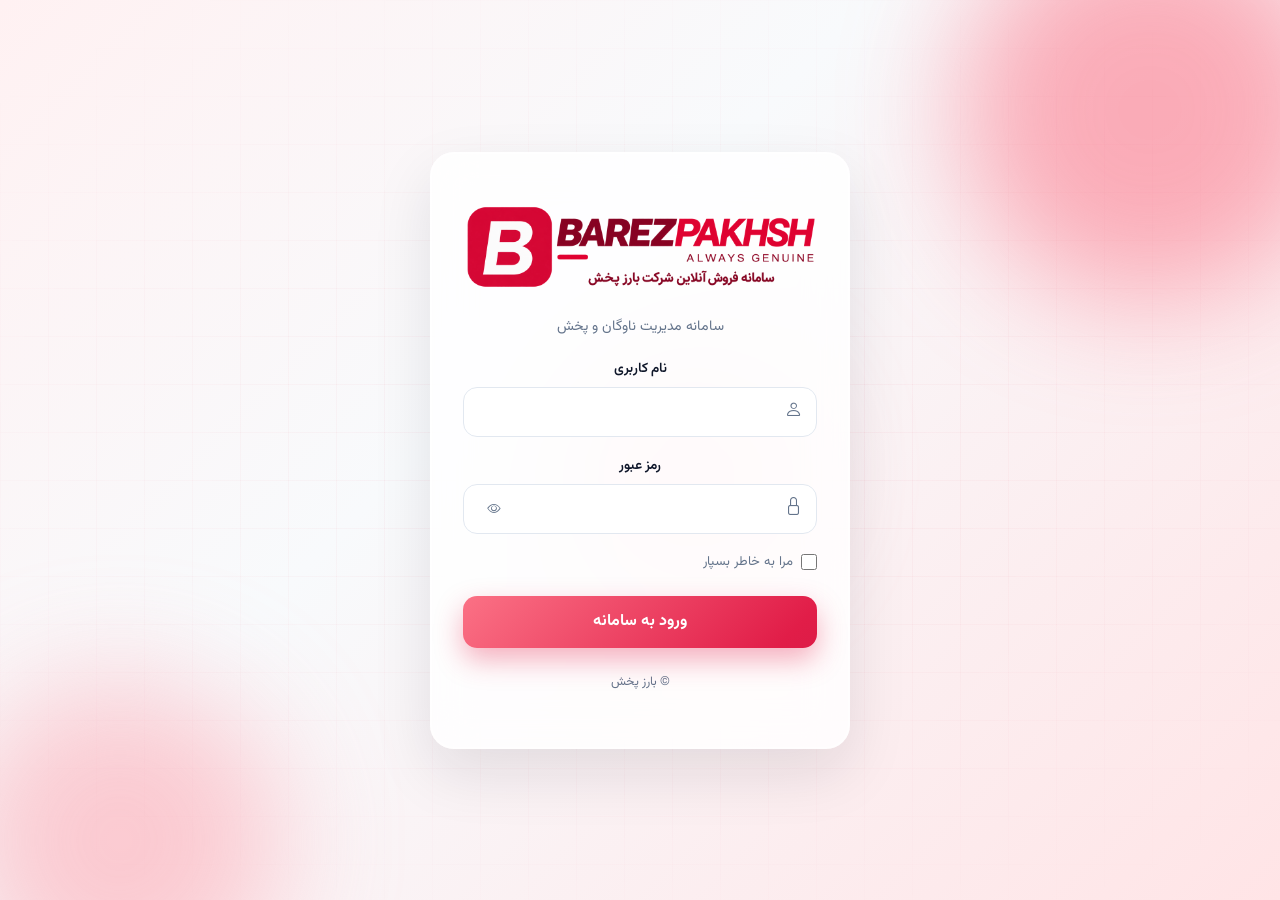
<file: login.html>
<!DOCTYPE html>
<html lang="fa" dir="rtl">
<head>
  <meta charset="UTF-8">
  <meta name="viewport" content="width=device-width, initial-scale=1.0">
  <title>ورود | بارز پخش</title>
  <link href="https://fonts.googleapis.com/css2?family=Vazirmatn:wght@300;400;500;600;700&display=swap" rel="stylesheet">
  <link rel="stylesheet" href="https://cdn.jsdelivr.net/npm/bootstrap-icons@1.11.3/font/bootstrap-icons.min.css">
  <link rel="stylesheet" href="css/login.css">
</head>
<body>

  <div class="login-bg">
    <div class="orb orb-1"></div>
    <div class="orb orb-2"></div>
    <div class="orb orb-3"></div>
    <div class="grid-overlay"></div>
  </div>

  <div class="login-wrapper">
    <div class="login-card" id="loginCard">
      <div class="login-brand">
            <div class="logo">

    <img
      class="logo__img--login"
      src="assets/logo/barez-phakhsh-logi.png"
      alt="بارز پخش"
    >
        <p style="margin-bottom: 20px;">سامانه مدیریت ناوگان و پخش</p>
      </div>

      <form class="login-form" id="loginForm" autocomplete="on">
        <div class="field" id="fieldUser">
          <label for="username">نام کاربری</label>
          <div class="input-wrap">
            <i class="bi bi-person input-icon"></i>
            <input type="text" id="username" name="username" placeholder=" " required>
            <span class="focus-line"></span>
          </div>
        </div>

        <div class="field" id="fieldPass">
          <label for="password">رمز عبور</label>
          <div class="input-wrap">
            <i class="bi bi-lock input-icon"></i>
            <input type="password" id="password" name="password" placeholder=" " required>
            <button type="button" class="toggle-pass" id="togglePass" aria-label="نمایش رمز">
              <i class="bi bi-eye" id="passIcon"></i>
            </button>
            <span class="focus-line"></span>
          </div>
        </div>

        <div class="form-meta">
          <label class="remember">
            <input type="checkbox" id="remember">
            <span>مرا به خاطر بسپار</span>
          </label>
        </div>

        <button type="submit" class="btn-login" id="loginBtn">
          <span class="btn-text">ورود به سامانه</span>
          <span class="btn-loader" hidden>
            <i class="bi bi-arrow-repeat spin"></i>
          </span>
        </button>

        <p class="login-error" id="loginError" hidden></p>
      </form>

      <div class="login-footer">
        <span>© بارز پخش</span>
      </div>
    </div>
  </div>

  <script src="js/login.js"></script>
</body>
</html>
</file>
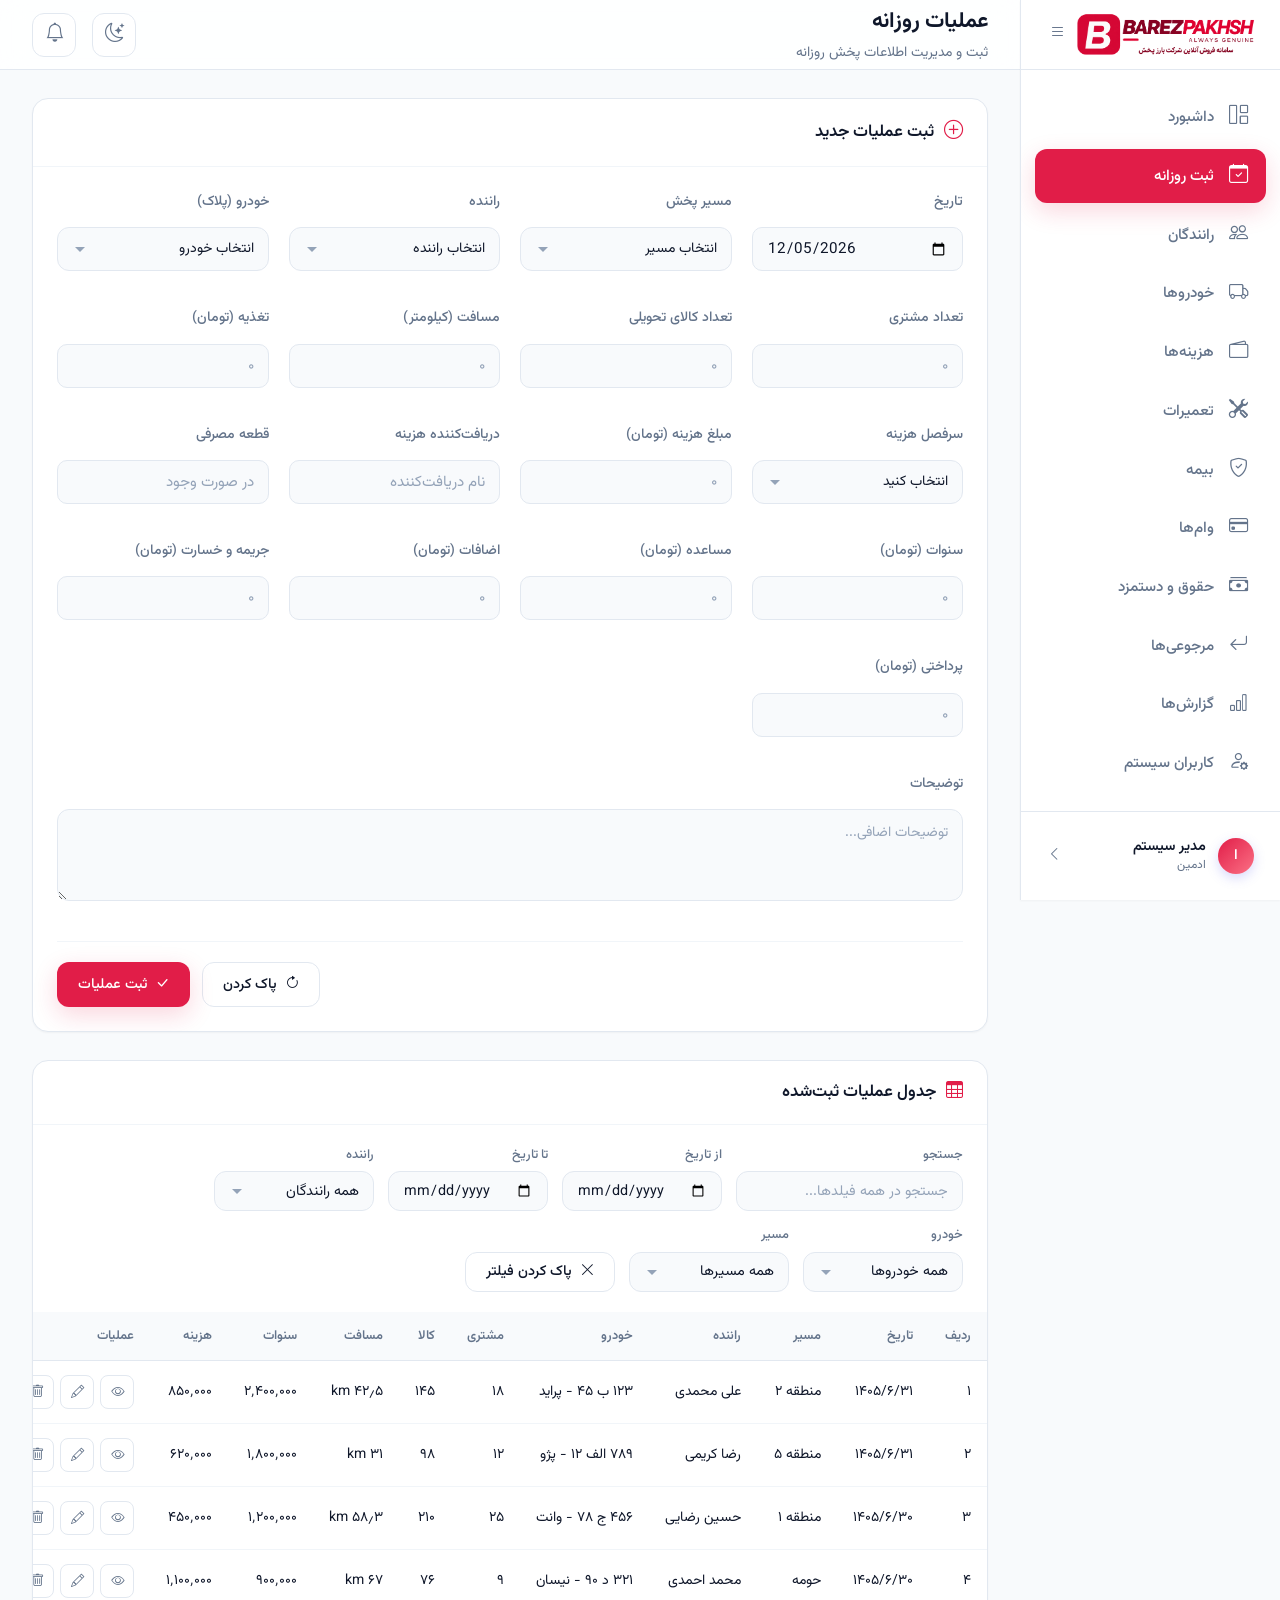
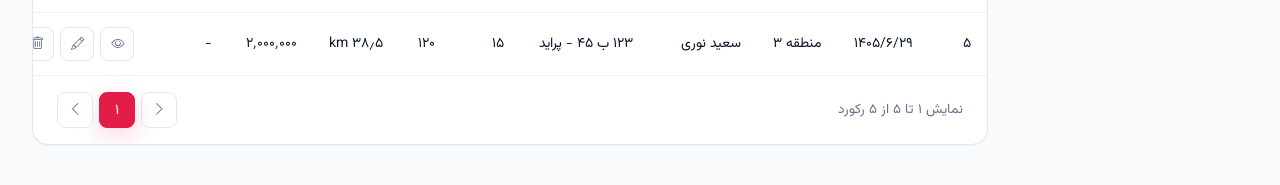
<file: pages/daily-records.html>
<!DOCTYPE html>
<html lang="fa" dir="rtl">
<head>
  <meta charset="UTF-8">
  <meta name="viewport" content="width=device-width, initial-scale=1.0">
  <title>عملیات روزانه | بارز پخش</title>
  
  <link href="https://fonts.googleapis.com/css2?family=Vazirmatn:wght@300;400;500;600;700&display=swap" rel="stylesheet">
  <link rel="stylesheet" href="https://cdn.jsdelivr.net/npm/bootstrap-icons@1.11.3/font/bootstrap-icons.min.css">
  
  <link rel="stylesheet" href="../css/variables.css">
  <link rel="stylesheet" href="../css/reset.css">
  <link rel="stylesheet" href="../css/layout.css">
  <link rel="stylesheet" href="../css/sidebar.css">
  <link rel="stylesheet" href="../css/header.css">
  <link rel="stylesheet" href="../css/components.css">
  <link rel="stylesheet" href="../css/forms.css">
  <link rel="stylesheet" href="../css/tables.css">
  <link rel="stylesheet" href="../css/responsive.css">
</head>
<body>

<div class="loading-overlay" id="pageLoader">
  <div class="loader-content">
    <div class="loader-logo"><i class="bi bi-truck"></i></div>
    <div class="loader-text">در حال بارگذاری<span>.</span><span>.</span><span>.</span></div>
  </div>
</div>

<div class="sidebar-overlay" id="sidebarOverlay"></div>

<div class="app">
  <aside class="sidebar">
    <div class="sidebar-header">
  <div class="logo">
    <img
      class="logo__img logo__img--full"
      src="../assets/logo/barez-phakhsh-logi.png"
      alt="بارز پخش"
    >

    <img
      class="logo__img logo__img--mini"
      src="../assets/logo/mini-logo.png"
      alt="بارز پخش"
    >
  </div>
  <div class="sidebar-toggle" id="sidebarToggle">
    <i class="bi bi-list"></i>
  </div>
</div>
    <nav class="sidebar-nav">
      <a href="../index.html" class="nav-item"><i class="bi bi-grid-1x2"></i><span>داشبورد</span></a>
      <a href="daily-records.html" class="nav-item active"><i class="bi bi-calendar-check"></i><span>ثبت روزانه</span></a>
      <a href="drivers.html" class="nav-item"><i class="bi bi-people"></i><span>رانندگان</span></a>
      <a href="vehicles.html" class="nav-item"><i class="bi bi-truck"></i><span>خودروها</span></a>
      <a href="expenses.html" class="nav-item"><i class="bi bi-wallet2"></i><span>هزینه‌ها</span></a>
      <a href="repairs.html" class="nav-item"><i class="bi bi-tools"></i><span>تعمیرات</span></a>
      <a href="insurance.html" class="nav-item"><i class="bi bi-shield-check"></i><span>بیمه</span></a>
      <a href="loans.html" class="nav-item"><i class="bi bi-credit-card"></i><span>وام‌ها</span></a>
      <a href="payroll.html" class="nav-item"><i class="bi bi-cash-stack"></i><span>حقوق و دستمزد</span></a>
      <a href="returns.html" class="nav-item"><i class="bi bi-arrow-return-left"></i><span>مرجوعی‌ها</span></a>
      <a href="reports.html" class="nav-item"><i class="bi bi-bar-chart"></i><span>گزارش‌ها</span></a>
              <a href="users.html" class="nav-item">
  <i class="bi bi-person-gear"></i>
  <span>کاربران سیستم</span>
</a>
    </nav>

      <div class="sidebar-footer">
  <div class="user-profile" id="userProfileBtn">
    <div class="user-avatar">ا</div>
    <div class="user-info">
      <div class="name">مدیر سیستم</div>
      <div class="role">ادمین</div>
    </div>
    <i class="bi bi-chevron-left user-arrow"></i>
  </div>
</div>

<div class="user-modal-overlay" id="userModalOverlay">
  <div class="user-modal">
    <div class="user-modal-header">
      <h3>پروفایل کاربر</h3>
      <button class="modal-close" id="closeUserModal">
        <i class="bi bi-x-lg"></i>
      </button>
    </div>

    <div class="user-modal-body">
      <div class="profile-view" id="profileView">
        <div class="profile-avatar-large">ا</div>
        <div class="profile-info">
          <div class="profile-item">
            <span class="label">نام و نام خانوادگی</span>
            <span class="value" id="viewName">مدیر سیستم</span>
          </div>
          <div class="profile-item">
            <span class="label">نقش</span>
            <span class="value" id="viewRole">ادمین</span>
          </div>
          <div class="profile-item">
            <span class="label">ایمیل</span>
            <span class="value" id="viewEmail">admin@barezpakhsh.ir</span>
          </div>
          <div class="profile-item">
            <span class="label">شماره تماس</span>
            <span class="value" id="viewPhone">۰۹۱۲۱۲۳۴۵۶۷</span>
          </div>
        </div>
        <button class="btn-edit-profile" id="editProfileBtn">
          <i class="bi bi-pencil-square"></i>
          ویرایش اطلاعات
        </button>
      </div>

      <div class="profile-edit" id="profileEdit" style="display: none;">
        <div class="form-group">
          <label>نام و نام خانوادگی</label>
          <input type="text" id="editName" value="مدیر سیستم">
        </div>
        <div class="form-group">
          <label>نقش</label>
          <input type="text" id="editRole" value="ادمین" disabled>
        </div>
        <div class="form-group">
          <label>ایمیل</label>
          <input type="email" id="editEmail" value="admin@barezpakhsh.ir">
        </div>
        <div class="form-group">
          <label>شماره تماس</label>
          <input type="text" id="editPhone" value="۰۹۱۲۱۲۳۴۵۶۷">
        </div>
        <div class="edit-actions">
          <button class="btn-cancel" id="cancelEditBtn">انصراف</button>
          <button class="btn-save" id="saveProfileBtn">ذخیره تغییرات</button>
        </div>
      </div>
    </div>
  </div>
</div>
  </aside>

  <div class="main-content">
    <header class="header">
      <div class="header-right">
        <button class="mobile-menu-btn" id="mobileMenuBtn" aria-label="منو"><i class="bi bi-list"></i></button>
        <div class="header-title">
          <h1>عملیات روزانه</h1>
          <p>ثبت و مدیریت اطلاعات پخش روزانه</p>
        </div>
      </div>
       <div class="header-left">
  <button class="theme-toggle" id="themeToggle" type="button" title="تغییر تم">
    <i class="bi bi-moon-stars" id="themeIcon"></i>
  </button>

  <!-- باکس اعلان -->
  <div class="notification-box" id="notificationBox">
    <button class="notification-btn" id="notificationBtn" type="button">
      <i class="bi bi-bell"></i>
      <span class="notification-badge" id="notificationBadge" style="display:none;">0</span>
    </button>

    <div class="notification-dropdown" id="notificationDropdown">
      <div class="notification-header">
        <h4>اعلان‌ها</h4>
        <button class="mark-all-read" id="markAllRead" type="button">همه را خواندم</button>
      </div>
      <div class="notification-list" id="notificationList"></div>
    </div>
  </div>
</div>
    </header>

    <div class="page-content">

      <div class="form-card form-card--dr">
        <div class="form-header">
          <h3><i class="bi bi-plus-circle"></i> <span id="formTitle">ثبت عملیات جدید</span></h3>
        </div>
        <div class="form-body">
          <form id="dailyForm">
            <input type="hidden" id="editId" value="">

            <div class="form-grid">
              <div class="form-group">
                <label>تاریخ</label>
                <input type="date" class="form-control" id="date" required>
              </div>
              <div class="form-group">
                <label>مسیر پخش</label>
                <select class="form-control" id="route" required>
                  <option value="">انتخاب مسیر</option>
                  <option value="منطقه ۱">منطقه ۱</option>
                  <option value="منطقه ۲">منطقه ۲</option>
                  <option value="منطقه ۳">منطقه ۳</option>
                  <option value="منطقه ۴">منطقه ۴</option>
                  <option value="منطقه ۵">منطقه ۵</option>
                  <option value="حومه">حومه</option>
                </select>
              </div>
              <div class="form-group">
                <label>راننده</label>
                <select class="form-control" id="driver" required>
                  <option value="">انتخاب راننده</option>
                  <option value="علی محمدی">علی محمدی</option>
                  <option value="رضا کریمی">رضا کریمی</option>
                  <option value="حسین رضایی">حسین رضایی</option>
                  <option value="محمد احمدی">محمد احمدی</option>
                  <option value="سعید نوری">سعید نوری</option>
                </select>
              </div>
              <div class="form-group">
                <label>خودرو (پلاک)</label>
                <select class="form-control" id="vehicle" required>
                  <option value="">انتخاب خودرو</option>
                  <option value="۱۲۳ ب ۴۵ - پراید">۱۲۳ ب ۴۵ - پراید</option>
                  <option value="۷۸۹ الف ۱۲ - پژو">۷۸۹ الف ۱۲ - پژو</option>
                  <option value="۴۵۶ ج ۷۸ - وانت">۴۵۶ ج ۷۸ - وانت</option>
                  <option value="۳۲۱ د ۹۰ - نیسان">۳۲۱ د ۹۰ - نیسان</option>
                </select>
              </div>
              <div class="form-group">
                <label>تعداد مشتری</label>
                <input type="number" class="form-control" id="customers" min="0" placeholder="۰" required>
              </div>
              <div class="form-group">
                <label>تعداد کالای تحویلی</label>
                <input type="number" class="form-control" id="items" min="0" placeholder="۰" required>
              </div>
              <div class="form-group">
                <label>مسافت (کیلومتر)</label>
                <input type="number" class="form-control" id="distance" min="0" step="0.1" placeholder="۰" required>
              </div>
              <div class="form-group">
                <label>تغذیه (تومان)</label>
                <input type="number" class="form-control" id="food" min="0" placeholder="۰">
              </div>
            </div>

            <div class="form-grid" style="margin-top: 20px;">
              <div class="form-group">
                <label>سرفصل هزینه</label>
                <select class="form-control" id="expenseType">
                  <option value="">انتخاب کنید</option>
                  <option value="سوخت">سوخت</option>
                  <option value="تعمیرات">تعمیرات</option>
                  <option value="جریمه">جریمه</option>
                  <option value="سایر">سایر</option>
                </select>
              </div>
              <div class="form-group">
                <label>مبلغ هزینه (تومان)</label>
                <input type="number" class="form-control" id="expenseAmount" min="0" placeholder="۰">
              </div>
              <div class="form-group">
                <label>دریافت‌کننده هزینه</label>
                <input type="text" class="form-control" id="expenseReceiver" placeholder="نام دریافت‌کننده">
              </div>
              <div class="form-group">
                <label>قطعه مصرفی</label>
                <input type="text" class="form-control" id="partUsed" placeholder="در صورت وجود">
              </div>
              <div class="form-group">
                <label>سنوات (تومان)</label>
                <input type="number" class="form-control" id="years" min="0" placeholder="۰">
              </div>
              <div class="form-group">
                <label>مساعده (تومان)</label>
                <input type="number" class="form-control" id="advance" min="0" placeholder="۰">
              </div>
              <div class="form-group">
                <label>اضافات (تومان)</label>
                <input type="number" class="form-control" id="extra" min="0" placeholder="۰">
              </div>
              <div class="form-group">
                <label>جریمه و خسارت (تومان)</label>
                <input type="number" class="form-control" id="penalty" min="0" placeholder="۰">
              </div>
              <div class="form-group">
                <label>پرداختی (تومان)</label>
                <input type="number" class="form-control" id="payment" min="0" placeholder="۰">
              </div>
              <div class="form-group full">
                <label>توضیحات</label>
                <textarea class="form-control" id="description" rows="3" placeholder="توضیحات اضافی..."></textarea>
              </div>
            </div>

            <div class="form-actions">
              <button type="button" class="btn btn-secondary" id="resetForm">
                <i class="bi bi-arrow-clockwise"></i> پاک کردن
              </button>
              <button type="submit" class="btn btn-primary" id="submitBtn">
                <i class="bi bi-check-lg"></i> <span id="submitText">ثبت عملیات</span>
              </button>
            </div>
          </form>
        </div>
      </div>

      <div class="table-card">
        <div class="table-header">
          <h3><i class="bi bi-table"></i> جدول عملیات ثبت‌شده</h3>
        </div>

        <div style="padding: 20px 24px 0;">
          <div class="filter-bar">
            <div class="filter-group">
              <label>جستجو</label>
              <input type="text" class="form-control" id="searchInput" placeholder="جستجو در همه فیلدها...">
            </div>
            <div class="filter-group">
              <label>از تاریخ</label>
              <input type="date" class="form-control" id="filterFromDate">
            </div>
            <div class="filter-group">
              <label>تا تاریخ</label>
              <input type="date" class="form-control" id="filterToDate">
            </div>
            <div class="filter-group">
              <label>راننده</label>
              <select class="form-control" id="filterDriver">
                <option value="">همه رانندگان</option>
                <option value="علی محمدی">علی محمدی</option>
                <option value="رضا کریمی">رضا کریمی</option>
                <option value="حسین رضایی">حسین رضایی</option>
                <option value="محمد احمدی">محمد احمدی</option>
                <option value="سعید نوری">سعید نوری</option>
              </select>
            </div>
            <div class="filter-group">
              <label>خودرو</label>
              <select class="form-control" id="filterVehicle">
                <option value="">همه خودروها</option>
                <option value="۱۲۳ ب ۴۵ - پراید">۱۲۳ ب ۴۵ - پراید</option>
                <option value="۷۸۹ الف ۱۲ - پژو">۷۸۹ الف ۱۲ - پژو</option>
                <option value="۴۵۶ ج ۷۸ - وانت">۴۵۶ ج ۷۸ - وانت</option>
                <option value="۳۲۱ د ۹۰ - نیسان">۳۲۱ د ۹۰ - نیسان</option>
              </select>
            </div>
            <div class="filter-group">
              <label>مسیر</label>
              <select class="form-control" id="filterRoute">
                <option value="">همه مسیرها</option>
                <option value="منطقه ۱">منطقه ۱</option>
                <option value="منطقه ۲">منطقه ۲</option>
                <option value="منطقه ۳">منطقه ۳</option>
                <option value="منطقه ۴">منطقه ۴</option>
                <option value="منطقه ۵">منطقه ۵</option>
                <option value="حومه">حومه</option>
              </select>
            </div>
            <div class="filter-group" style="min-width:auto;">
              <label>&nbsp;</label>
              <button class="btn btn-secondary" id="clearFilters" style="height:40px;">
                <i class="bi bi-x-lg"></i> پاک کردن فیلتر
              </button>
            </div>
          </div>
        </div>

        <div class="table-responsive">
          <table class="table" id="recordsTable">
            <thead>
              <tr>
                <th>ردیف</th>
                <th>تاریخ</th>
                <th>مسیر</th>
                <th>راننده</th>
                <th>خودرو</th>
                <th>مشتری</th>
                <th>کالا</th>
                <th>مسافت</th>
                <th>سنوات</th>
                <th>هزینه</th>
                <th>عملیات</th>
              </tr>
            </thead>
            <tbody id="recordsBody"></tbody>
          </table>
        </div>

        <div class="table-footer">
          <div class="table-info" id="tableInfo">نمایش ۰ تا ۰ از ۰ رکورد</div>
          <div class="pagination" id="pagination"></div>
        </div>
      </div>

    </div>
  </div>
</div>

<button class="scroll-top-btn" id="scrollTopBtn" title="بازگشت به بالا" aria-label="بازگشت به بالا">
  <i class="bi bi-arrow-up"></i>
</button>



<script src="../js/main.js"></script>
<script src="../js/daily-records.js"></script>

<script>
  


    const userProfileBtn = document.getElementById('userProfileBtn');
const userModalOverlay = document.getElementById('userModalOverlay');
const closeUserModal = document.getElementById('closeUserModal');
const editProfileBtn = document.getElementById('editProfileBtn');
const profileView = document.getElementById('profileView');
const profileEdit = document.getElementById('profileEdit');
const cancelEditBtn = document.getElementById('cancelEditBtn');
const saveProfileBtn = document.getElementById('saveProfileBtn');

userProfileBtn.addEventListener('click', () => {
  userModalOverlay.classList.add('active');
});

function closeModal() {
  userModalOverlay.classList.remove('active');
  profileView.style.display = 'block';
  profileEdit.style.display = 'none';
}

closeUserModal.addEventListener('click', closeModal);

userModalOverlay.addEventListener('click', (e) => {
  if (e.target === userModalOverlay) closeModal();
});

editProfileBtn.addEventListener('click', () => {
  profileView.style.display = 'none';
  profileEdit.style.display = 'block';
});

cancelEditBtn.addEventListener('click', () => {
  profileView.style.display = 'block';
  profileEdit.style.display = 'none';
});

saveProfileBtn.addEventListener('click', () => {
  const name = document.getElementById('editName').value;
  const role = document.getElementById('editRole').value;
  const email = document.getElementById('editEmail').value;
  const phone = document.getElementById('editPhone').value;

  document.getElementById('viewName').textContent = name;
  document.getElementById('viewRole').textContent = role;
  document.getElementById('viewEmail').textContent = email;
  document.getElementById('viewPhone').textContent = phone;

  document.querySelector('.user-info .name').textContent = name;
  document.querySelector('.user-info .role').textContent = role;

  profileView.style.display = 'block';
  profileEdit.style.display = 'none';

  alert('اطلاعات با موفقیت ذخیره شد');
});








const notificationBtn = document.getElementById('notificationBtn');
const notificationDropdown = document.getElementById('notificationDropdown');
const notificationBadge = document.getElementById('notificationBadge');
const markAllRead = document.getElementById('markAllRead');

notificationBtn.addEventListener('click', (e) => {
  e.stopPropagation();
  notificationDropdown.classList.toggle('active');
});

document.addEventListener('click', (e) => {
  if (!e.target.closest('.notification-box')) {
    notificationDropdown.classList.remove('active');
  }
});

markAllRead.addEventListener('click', () => {
  document.querySelectorAll('.notification-item.unread').forEach(item => {
    item.classList.remove('unread');
  });
  notificationBadge.textContent = '0';
  notificationBadge.style.display = 'none';
});

</script>
</body>
</html>
</file>
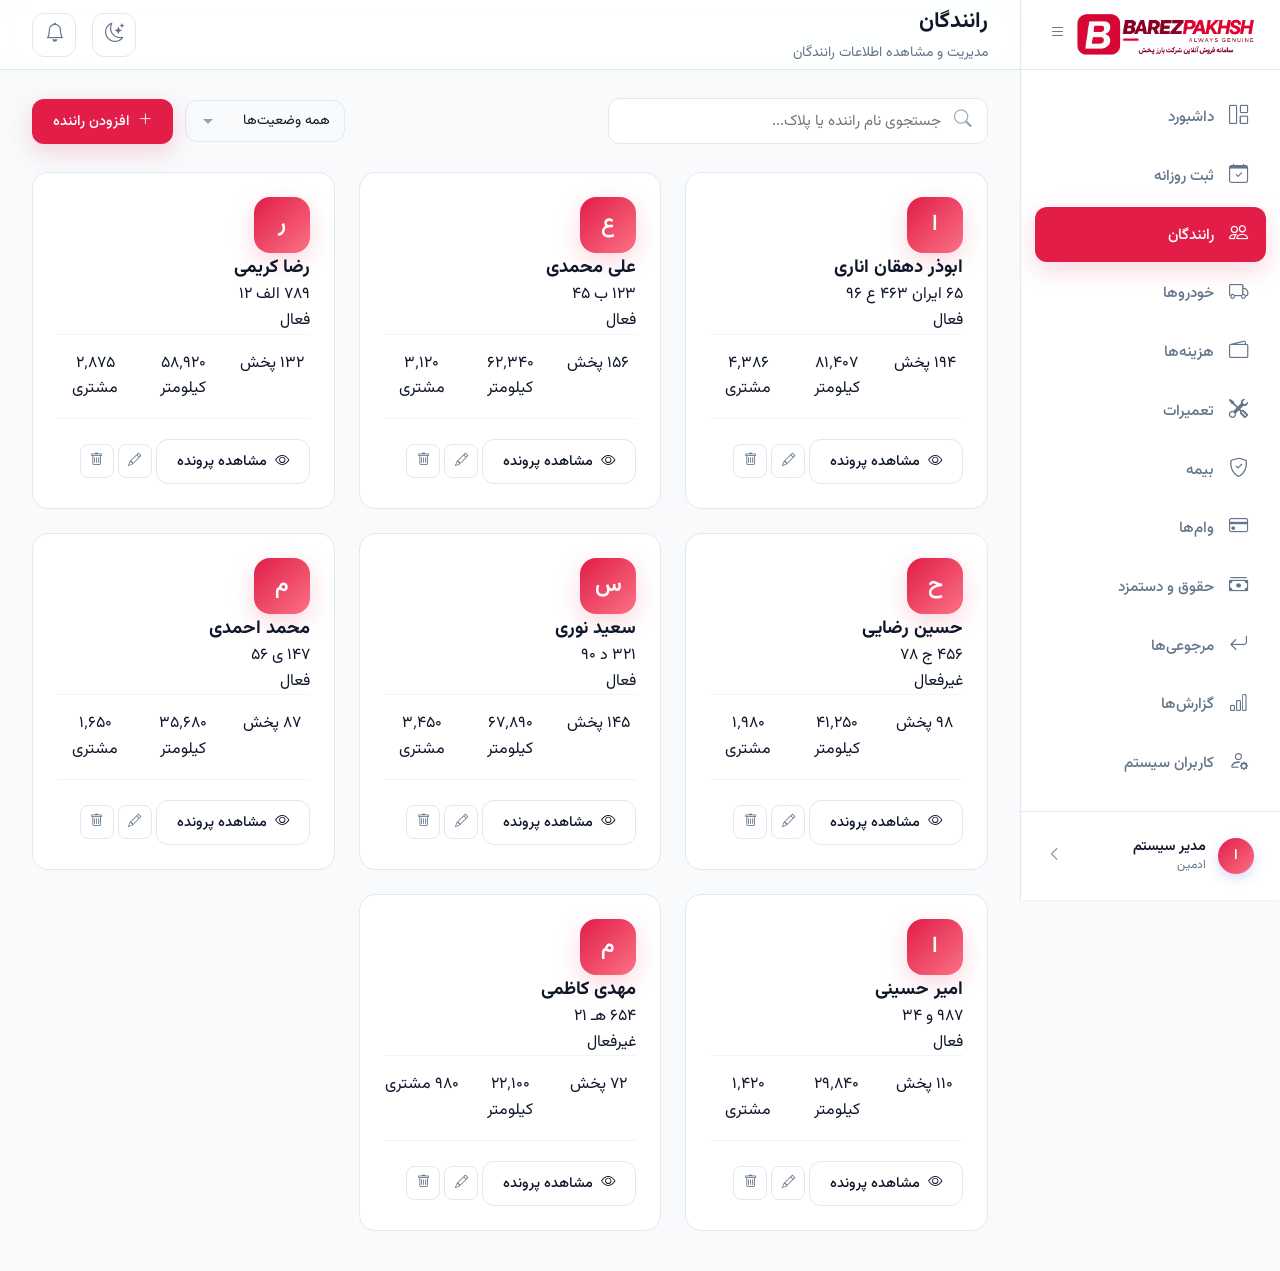
<file: pages/drivers.html>
<!DOCTYPE html>
<html lang="fa" dir="rtl">
<head>
  <meta charset="UTF-8">
  <meta name="viewport" content="width=device-width, initial-scale=1.0">
  <title>رانندگان | بارز پخش</title>
  
  
  <link href="https://fonts.googleapis.com/css2?family=Vazirmatn:wght@300;400;500;600;700&display=swap" rel="stylesheet">
  
  
  <link rel="stylesheet" href="https://cdn.jsdelivr.net/npm/bootstrap-icons@1.11.3/font/bootstrap-icons.min.css">
  
  
  <link rel="stylesheet" href="../css/variables.css">
  <link rel="stylesheet" href="../css/reset.css">
  <link rel="stylesheet" href="../css/layout.css">
  <link rel="stylesheet" href="../css/sidebar.css">
  <link rel="stylesheet" href="../css/header.css">
  <link rel="stylesheet" href="../css/components.css">
  <link rel="stylesheet" href="../css/forms.css">
  <link rel="stylesheet" href="../css/tables.css">
  <link rel="stylesheet" href="../css/responsive.css">
  <link rel="stylesheet" href="../css/drivers.css">
</head>
<body>


<div class="loading-overlay" id="pageLoader">
  <div class="loader-content">
    <div class="loader-logo">
      <i class="bi bi-truck"></i>
    </div>
    <div class="loader-text">
      در حال بارگذاری
      <span>.</span><span>.</span><span>.</span>
    </div>
  </div>
</div>

<div class="modal-overlay" id="driverModal">
  <div class="modal">
    <div class="modal-header">
      <h3 id="driverModalTitle">
        <i class="bi bi-plus-circle"></i> افزودن راننده جدید
      </h3>
      <button class="modal-close" id="closeDriverModal">
        <i class="bi bi-x-lg"></i>
      </button>
    </div>
    
    <div class="modal-body">
      <form id="driverForm">
        <div class="form-grid" style="grid-template-columns: repeat(2, 1fr);">
          
          <div class="form-group">
            <label>نام و نام خانوادگی</label>
            <input type="text" class="form-control" id="drvName" placeholder="مثال: ابوذر دهقان اناری" required>
          </div>

          <div class="form-group">
            <label>شماره موبایل</label>
            <input type="text" class="form-control" id="drvPhone" placeholder="0912xxxxxxx">
          </div>

          <div class="form-group">
            <label>پلاک خودرو</label>
            <input type="text" class="form-control" id="drvPlate" placeholder="۶۵ ایران ۴۶۳ ع ۹۶">
          </div>

          <div class="form-group">
            <label>وضعیت</label>
            <select class="form-control" id="drvStatus" required>
              <option value="active">فعال</option>
              <option value="inactive">غیرفعال</option>
            </select>
          </div>

          <div class="form-group">
            <label>تعداد پخش (اولیه)</label>
            <input type="number" class="form-control" id="drvDeliveries" min="0" value="0">
          </div>

          <div class="form-group">
            <label>مسافت طی‌شده (km)</label>
            <input type="number" class="form-control" id="drvDistance" min="0" value="0">
          </div>

          <div class="form-group">
            <label>تعداد مشتری</label>
            <input type="number" class="form-control" id="drvCustomers" min="0" value="0">
          </div>

        </div>

        <div class="form-actions" style="margin-top: 12px;">
          <button type="button" class="btn btn-secondary" id="cancelDriverModal">انصراف</button>
          <button type="submit" class="btn btn-primary">
            <i class="bi bi-check-lg"></i>
            ذخیره
          </button>
        </div>
      </form>
    </div>
  </div>
</div>



<div class="sidebar-overlay" id="sidebarOverlay"></div>

  <div class="app">
  
    <aside class="sidebar">
     <div class="sidebar-header">
  <div class="logo">

    <img
      class="logo__img logo__img--full"
      src="../assets/logo/barez-phakhsh-logi.png"
      alt="بارز پخش"
    >

    <img
      class="logo__img logo__img--mini"
      src="../assets/logo/mini-logo.png"
      alt="بارز پخش"
    >
  </div>
  <div class="sidebar-toggle" id="sidebarToggle">
    <i class="bi bi-list"></i>
  </div>
</div>

      <nav class="sidebar-nav">
        <a href="../index.html" class="nav-item">
          <i class="bi bi-grid-1x2"></i>
          <span>داشبورد</span>
        </a>
        <a href="daily-records.html" class="nav-item">
          <i class="bi bi-calendar-check"></i>
          <span>ثبت روزانه</span>
        </a>
        <a href="drivers.html" class="nav-item active">
          <i class="bi bi-people"></i>
          <span>رانندگان</span>
        </a>
        <a href="vehicles.html" class="nav-item">
          <i class="bi bi-truck"></i>
          <span>خودروها</span>
        </a>
        <a href="expenses.html" class="nav-item">
          <i class="bi bi-wallet2"></i>
          <span>هزینه‌ها</span>
        </a>
        <a href="repairs.html" class="nav-item">
          <i class="bi bi-tools"></i>
          <span>تعمیرات</span>
        </a>
        <a href="insurance.html" class="nav-item">
          <i class="bi bi-shield-check"></i>
          <span>بیمه</span>
        </a>
        <a href="loans.html" class="nav-item">
          <i class="bi bi-credit-card"></i>
          <span>وام‌ها</span>
        </a>
        <a href="payroll.html" class="nav-item">
          <i class="bi bi-cash-stack"></i>
          <span>حقوق و دستمزد</span>
        </a>
        <a href="returns.html" class="nav-item">
          <i class="bi bi-arrow-return-left"></i>
          <span>مرجوعی‌ها</span>
        </a>
        <a href="reports.html" class="nav-item">
          <i class="bi bi-bar-chart"></i>
          <span>گزارش‌ها</span>
        </a>
          <a href="users.html" class="nav-item">
          <i class="bi bi-person-gear"></i>
          <span>کاربران سیستم</span>
        </a>
      </nav>

      
      <div class="sidebar-footer">
  <div class="user-profile" id="userProfileBtn">
    <div class="user-avatar">ا</div>
    <div class="user-info">
      <div class="name">مدیر سیستم</div>
      <div class="role">ادمین</div>
    </div>
    <i class="bi bi-chevron-left user-arrow"></i>
  </div>
</div>


<div class="user-modal-overlay" id="userModalOverlay">
  <div class="user-modal">
    <div class="user-modal-header">
      <h3>پروفایل کاربر</h3>
      <button class="modal-close" id="closeUserModal">
        <i class="bi bi-x-lg"></i>
      </button>
    </div>

    <div class="user-modal-body">
    
      <div class="profile-view" id="profileView">
        <div class="profile-avatar-large">ا</div>
        <div class="profile-info">
          <div class="profile-item">
            <span class="label">نام و نام خانوادگی</span>
            <span class="value" id="viewName">مدیر سیستم</span>
          </div>
          <div class="profile-item">
            <span class="label">نقش</span>
            <span class="value" id="viewRole">ادمین</span>
          </div>
          <div class="profile-item">
            <span class="label">ایمیل</span>
            <span class="value" id="viewEmail">admin@barezpakhsh.ir</span>
          </div>
          <div class="profile-item">
            <span class="label">شماره تماس</span>
            <span class="value" id="viewPhone">۰۹۱۲۱۲۳۴۵۶۷</span>
          </div>
        </div>
        <button class="btn-edit-profile" id="editProfileBtn">
          <i class="bi bi-pencil-square"></i>
          ویرایش اطلاعات
        </button>
      </div>

      
      <div class="profile-edit" id="profileEdit" style="display: none;">
        <div class="form-group">
          <label>نام و نام خانوادگی</label>
          <input type="text" id="editName" value="مدیر سیستم">
        </div>
        <div class="form-group">
          <label>نقش</label>
          <input type="text" id="editRole" value="ادمین" disabled>
        </div>
        <div class="form-group">
          <label>ایمیل</label>
          <input type="email" id="editEmail" value="admin@barezpakhsh.ir">
        </div>
        <div class="form-group">
          <label>شماره تماس</label>
          <input type="text" id="editPhone" value="۰۹۱۲۱۲۳۴۵۶۷">
        </div>
        <div class="edit-actions">
          <button class="btn-cancel" id="cancelEditBtn">انصراف</button>
          <button class="btn-save" id="saveProfileBtn">ذخیره تغییرات</button>
        </div>
      </div>
    </div>
  </div>
</div>
    </aside>

 
    <div class="main-content">
 
      <header class="header">
        <div class="header-right">
          <button class="mobile-menu-btn" id="mobileMenuBtn" aria-label="منو">
              <i class="bi bi-list"></i>
          </button>
          <div class="header-title">
            <h1>رانندگان</h1>
            <p>مدیریت و مشاهده اطلاعات رانندگان</p>
          </div>
        </div>

         <div class="header-left">
  <button class="theme-toggle" id="themeToggle" type="button" title="تغییر تم">
    <i class="bi bi-moon-stars" id="themeIcon"></i>
  </button>

  <!-- باکس اعلان -->
  <div class="notification-box" id="notificationBox">
    <button class="notification-btn" id="notificationBtn" type="button">
      <i class="bi bi-bell"></i>
      <span class="notification-badge" id="notificationBadge" style="display:none;">0</span>
    </button>

    <div class="notification-dropdown" id="notificationDropdown">
      <div class="notification-header">
        <h4>اعلان‌ها</h4>
        <button class="mark-all-read" id="markAllRead" type="button">همه را خواندم</button>
      </div>
      <div class="notification-list" id="notificationList"></div>
    </div>
  </div>
</div>
      </header>

    
      <div class="page-content">

        
        <div class="page-toolbar">
          <div class="search-box">
            <i class="bi bi-search"></i>
            <input type="text" id="searchDriver" placeholder="جستجوی نام راننده یا پلاک...">
          </div>

          <div class="toolbar-filters">
            <select id="filterStatus" class="form-control" style="width: 160px; height: 42px;">
              <option value="">همه وضعیت‌ها</option>
              <option value="active">فعال</option>
              <option value="inactive">غیرفعال</option>
            </select>

            <button class="btn btn-primary" id="addDriverBtn">
              <i class="bi bi-plus-lg"></i>
              افزودن راننده
            </button>
          </div>
        </div>

       
        <div class="drivers-grid" id="driversGrid">
         
        </div>

       
        <div class="empty-state" id="emptyState" style="display: none;">
          <i class="bi bi-people"></i>
          <h3>راننده‌ای یافت نشد</h3>
          <p>با تغییر فیلتر یا جستجو دوباره امتحان کنید</p>
        </div>

      </div>
    </div>
  </div>
 
<button class="scroll-top-btn" id="scrollTopBtn" title="بازگشت به بالا" aria-label="بازگشت به بالا">
  <i class="bi bi-arrow-up"></i>
</button>
        <script src="../js/main.js"></script>
        <script src="../js/drivers.js"></script>
<script>
  


    const userProfileBtn = document.getElementById('userProfileBtn');
const userModalOverlay = document.getElementById('userModalOverlay');
const closeUserModal = document.getElementById('closeUserModal');
const editProfileBtn = document.getElementById('editProfileBtn');
const profileView = document.getElementById('profileView');
const profileEdit = document.getElementById('profileEdit');
const cancelEditBtn = document.getElementById('cancelEditBtn');
const saveProfileBtn = document.getElementById('saveProfileBtn');


userProfileBtn.addEventListener('click', () => {
  userModalOverlay.classList.add('active');
});


function closeModal() {
  userModalOverlay.classList.remove('active');
  
  profileView.style.display = 'block';
  profileEdit.style.display = 'none';
}

closeUserModal.addEventListener('click', closeModal);

userModalOverlay.addEventListener('click', (e) => {
  if (e.target === userModalOverlay) closeModal();
});


editProfileBtn.addEventListener('click', () => {
  profileView.style.display = 'none';
  profileEdit.style.display = 'block';
});


cancelEditBtn.addEventListener('click', () => {
  profileView.style.display = 'block';
  profileEdit.style.display = 'none';
});


saveProfileBtn.addEventListener('click', () => {
  const name = document.getElementById('editName').value;
  const role = document.getElementById('editRole').value;
  const email = document.getElementById('editEmail').value;
  const phone = document.getElementById('editPhone').value;

 
  document.getElementById('viewName').textContent = name;
  document.getElementById('viewRole').textContent = role;
  document.getElementById('viewEmail').textContent = email;
  document.getElementById('viewPhone').textContent = phone;

  
  document.querySelector('.user-info .name').textContent = name;
  document.querySelector('.user-info .role').textContent = role;

  profileView.style.display = 'block';
  profileEdit.style.display = 'none';


  alert('اطلاعات با موفقیت ذخیره شد');
});







const notificationBtn = document.getElementById('notificationBtn');
const notificationDropdown = document.getElementById('notificationDropdown');
const notificationBadge = document.getElementById('notificationBadge');
const markAllRead = document.getElementById('markAllRead');


notificationBtn.addEventListener('click', (e) => {
  e.stopPropagation();
  notificationDropdown.classList.toggle('active');
});


document.addEventListener('click', (e) => {
  if (!e.target.closest('.notification-box')) {
    notificationDropdown.classList.remove('active');
  }
});


markAllRead.addEventListener('click', () => {
  document.querySelectorAll('.notification-item.unread').forEach(item => {
    item.classList.remove('unread');
  });
  notificationBadge.textContent = '0';
  notificationBadge.style.display = 'none';
});

</script>
</body>
</html>
</file>
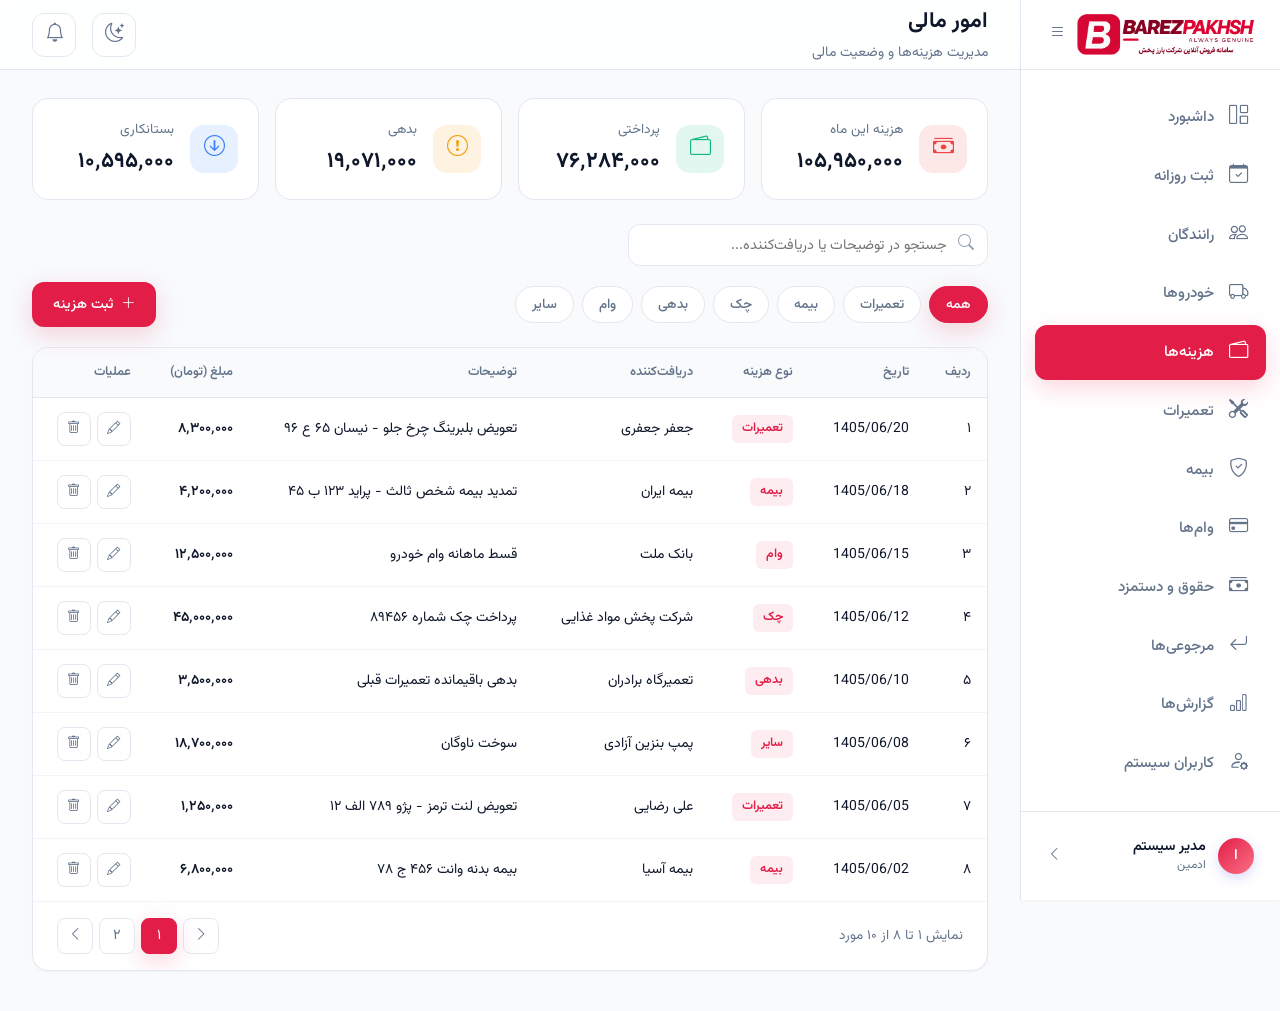
<file: pages/expenses.html>
<!DOCTYPE html>
<html lang="fa" dir="rtl">
<head>
  <meta charset="UTF-8">
  <meta name="viewport" content="width=device-width, initial-scale=1.0">
  <title>امور مالی | بارز پخش</title>
  
  <link href="https://fonts.googleapis.com/css2?family=Vazirmatn:wght@300;400;500;600;700&display=swap" rel="stylesheet">
  <link rel="stylesheet" href="https://cdn.jsdelivr.net/npm/bootstrap-icons@1.11.3/font/bootstrap-icons.min.css">
  
  <link rel="stylesheet" href="../css/variables.css">
  <link rel="stylesheet" href="../css/reset.css">
  <link rel="stylesheet" href="../css/layout.css">
  <link rel="stylesheet" href="../css/sidebar.css">
  <link rel="stylesheet" href="../css/header.css">
  <link rel="stylesheet" href="../css/components.css">
  <link rel="stylesheet" href="../css/forms.css">
  <link rel="stylesheet" href="../css/tables.css">
  <link rel="stylesheet" href="../css/responsive.css">
  <link rel="stylesheet" href="../css/expenses.css">
</head>
<body>


  <div class="loading-overlay" id="pageLoader">
    <div class="loader-content">
      <div class="loader-logo"><i class="bi bi-truck"></i></div>
      <div class="loader-text">در حال بارگذاری<span>.</span><span>.</span><span>.</span></div>
    </div>
  </div>


  <div class="sidebar-overlay" id="sidebarOverlay"></div>

  <div class="app">
  
    <aside class="sidebar">
       <div class="sidebar-header">
  <div class="logo">
   
    <img
      class="logo__img logo__img--full"
      src="../assets/logo/barez-phakhsh-logi.png"
      alt="بارز پخش"
    >
 
    <img
      class="logo__img logo__img--mini"
      src="../assets/logo/mini-logo.png"
      alt="بارز پخش"
    >
  </div>
  <div class="sidebar-toggle" id="sidebarToggle">
    <i class="bi bi-list"></i>
  </div>
</div>

      <nav class="sidebar-nav">
        <a href="../index.html" class="nav-item"><i class="bi bi-grid-1x2"></i><span>داشبورد</span></a>
        <a href="daily-records.html" class="nav-item"><i class="bi bi-calendar-check"></i><span>ثبت روزانه</span></a>
        <a href="drivers.html" class="nav-item"><i class="bi bi-people"></i><span>رانندگان</span></a>
        <a href="vehicles.html" class="nav-item"><i class="bi bi-truck"></i><span>خودروها</span></a>
        <a href="expenses.html" class="nav-item active"><i class="bi bi-wallet2"></i><span>هزینه‌ها</span></a>
        <a href="repairs.html" class="nav-item"><i class="bi bi-tools"></i><span>تعمیرات</span></a>
        <a href="insurance.html" class="nav-item"><i class="bi bi-shield-check"></i><span>بیمه</span></a>
        <a href="loans.html" class="nav-item"><i class="bi bi-credit-card"></i><span>وام‌ها</span></a>
        <a href="payroll.html" class="nav-item"><i class="bi bi-cash-stack"></i><span>حقوق و دستمزد</span></a>
        <a href="returns.html" class="nav-item"><i class="bi bi-arrow-return-left"></i><span>مرجوعی‌ها</span></a>
        <a href="reports.html" class="nav-item"><i class="bi bi-bar-chart"></i><span>گزارش‌ها</span></a>
                <a href="users.html" class="nav-item">
  <i class="bi bi-person-gear"></i>
  <span>کاربران سیستم</span>
</a>
      </nav>

     
      <div class="sidebar-footer">
  <div class="user-profile" id="userProfileBtn">
    <div class="user-avatar">ا</div>
    <div class="user-info">
      <div class="name">مدیر سیستم</div>
      <div class="role">ادمین</div>
    </div>
    <i class="bi bi-chevron-left user-arrow"></i>
  </div>
</div>


<div class="user-modal-overlay" id="userModalOverlay">
  <div class="user-modal">
    <div class="user-modal-header">
      <h3>پروفایل کاربر</h3>
      <button class="modal-close" id="closeUserModal">
        <i class="bi bi-x-lg"></i>
      </button>
    </div>

    <div class="user-modal-body">
   
      <div class="profile-view" id="profileView">
        <div class="profile-avatar-large">ا</div>
        <div class="profile-info">
          <div class="profile-item">
            <span class="label">نام و نام خانوادگی</span>
            <span class="value" id="viewName">مدیر سیستم</span>
          </div>
          <div class="profile-item">
            <span class="label">نقش</span>
            <span class="value" id="viewRole">ادمین</span>
          </div>
          <div class="profile-item">
            <span class="label">ایمیل</span>
            <span class="value" id="viewEmail">admin@barezpakhsh.ir</span>
          </div>
          <div class="profile-item">
            <span class="label">شماره تماس</span>
            <span class="value" id="viewPhone">۰۹۱۲۱۲۳۴۵۶۷</span>
          </div>
        </div>
        <button class="btn-edit-profile" id="editProfileBtn">
          <i class="bi bi-pencil-square"></i>
          ویرایش اطلاعات
        </button>
      </div>

      <div class="profile-edit" id="profileEdit" style="display: none;">
        <div class="form-group">
          <label>نام و نام خانوادگی</label>
          <input type="text" id="editName" value="مدیر سیستم">
        </div>
        <div class="form-group">
          <label>نقش</label>
          <input type="text" id="editRole" value="ادمین" disabled>
        </div>
        <div class="form-group">
          <label>ایمیل</label>
          <input type="email" id="editEmail" value="admin@barezpakhsh.ir">
        </div>
        <div class="form-group">
          <label>شماره تماس</label>
          <input type="text" id="editPhone" value="۰۹۱۲۱۲۳۴۵۶۷">
        </div>
        <div class="edit-actions">
          <button class="btn-cancel" id="cancelEditBtn">انصراف</button>
          <button class="btn-save" id="saveProfileBtn">ذخیره تغییرات</button>
        </div>
      </div>
    </div>
  </div>
</div>
    </aside>


    <div class="main-content">
      <header class="header">
        <div class="header-right">
          
          <button class="mobile-menu-btn" id="mobileMenuBtn"><i class="bi bi-list"></i></button>
          <div class="header-title">
            <h1>امور مالی</h1>
            <p>مدیریت هزینه‌ها و وضعیت مالی</p>
          </div>
        </div>

       <div class="header-left">
  <button class="theme-toggle" id="themeToggle" type="button" title="تغییر تم">
    <i class="bi bi-moon-stars" id="themeIcon"></i>
  </button>

  <!-- باکس اعلان -->
  <div class="notification-box" id="notificationBox">
    <button class="notification-btn" id="notificationBtn" type="button">
      <i class="bi bi-bell"></i>
      <span class="notification-badge" id="notificationBadge" style="display:none;">0</span>
    </button>

    <div class="notification-dropdown" id="notificationDropdown">
      <div class="notification-header">
        <h4>اعلان‌ها</h4>
        <button class="mark-all-read" id="markAllRead" type="button">همه را خواندم</button>
      </div>
      <div class="notification-list" id="notificationList"></div>
    </div>
  </div>
</div>
      </header>

      <div class="page-content">

       
        <div class="finance-stats">
          <div class="fin-stat-card">
            <div class="fin-icon red"><i class="bi bi-cash-stack"></i></div>
            <div class="fin-info">
              <span class="label">هزینه این ماه</span>
              <span class="value" id="statExpense">۰</span>
            </div>
          </div>
          <div class="fin-stat-card">
            <div class="fin-icon green"><i class="bi bi-wallet2"></i></div>
            <div class="fin-info">
              <span class="label">پرداختی</span>
              <span class="value" id="statPaid">۰</span>
            </div>
          </div>
          <div class="fin-stat-card">
            <div class="fin-icon orange"><i class="bi bi-exclamation-circle"></i></div>
            <div class="fin-info">
              <span class="label">بدهی</span>
              <span class="value" id="statDebt">۰</span>
            </div>
          </div>
          <div class="fin-stat-card">
            <div class="fin-icon blue"><i class="bi bi-arrow-down-circle"></i></div>
            <div class="fin-info">
              <span class="label">بستانکاری</span>
              <span class="value" id="statCredit">۰</span>
            </div>
          </div>
        </div>

 
        <div class="page-toolbar">
          <div class="search-box">
            <i class="bi bi-search"></i>
            <input type="text" id="searchExpense" placeholder="جستجو در توضیحات یا دریافت‌کننده...">
          </div>

          <div class="toolbar-filters">
            <div class="filter-chips" id="filterChips">
              <button class="chip active" data-filter="all">همه</button>
              <button class="chip" data-filter="تعمیرات">تعمیرات</button>
              <button class="chip" data-filter="بیمه">بیمه</button>
              <button class="chip" data-filter="چک">چک</button>
              <button class="chip" data-filter="بدهی">بدهی</button>
              <button class="chip" data-filter="وام">وام</button>
              <button class="chip" data-filter="سایر">سایر</button>
            </div>

            <button class="btn btn-primary" id="addExpenseBtn">
              <i class="bi bi-plus-lg"></i>
              ثبت هزینه
            </button>
          </div>
        </div>

    
        <div class="table-card">
          <div class="table-responsive">
            <table class="table">
              <thead>
                <tr>
                  <th>ردیف</th>
                  <th>تاریخ</th>
                  <th>نوع هزینه</th>
                  <th>دریافت‌کننده</th>
                  <th>توضیحات</th>
                  <th>مبلغ (تومان)</th>
                  <th>عملیات</th>
                </tr>
              </thead>
              <tbody id="expensesBody">
            
              </tbody>
            </table>
          </div>

          <div class="table-footer">
            <div class="table-info" id="tableInfo">نمایش ۰ تا ۰ از ۰ مورد</div>
            <div class="pagination" id="pagination"></div>
          </div>
        </div>

      </div>
    </div>
  </div>

<div class="modal-overlay" id="expenseModal">
  <div class="modal">
    <div class="modal-header">
      <h3><i class="bi bi-plus-circle"></i> ثبت هزینه جدید</h3>
      <button class="modal-close" id="closeModal">
        <i class="bi bi-x-lg"></i>
      </button>
    </div>
    
    <div class="modal-body">
      <form id="expenseForm">
        <div class="form-grid" style="grid-template-columns: repeat(2, 1fr);">
          
          <div class="form-group">
            <label>تاریخ</label>
            <input type="text" class="form-control" id="expDate" placeholder="مثال: 1405/06/25" required>
          </div>

          <div class="form-group">
            <label>نوع هزینه</label>
            <select class="form-control" id="expType" required>
              <option value="">انتخاب کنید</option>
              <option value="تعمیرات">تعمیرات</option>
              <option value="بیمه">بیمه</option>
              <option value="چک">چک</option>
              <option value="بدهی">بدهی</option>
              <option value="وام">وام</option>
              <option value="سایر">سایر</option>
            </select>
          </div>

          <div class="form-group">
            <label>دریافت‌کننده</label>
            <input type="text" class="form-control" id="expReceiver" placeholder="نام شخص یا شرکت" required>
          </div>

          <div class="form-group">
            <label>مبلغ (تومان)</label>
            <input type="number" class="form-control" id="expAmount" min="0" placeholder="0" required>
          </div>

          <div class="form-group full">
            <label>توضیحات</label>
            <textarea class="form-control" id="expDescription" rows="3" placeholder="توضیحات هزینه..."></textarea>
          </div>

        </div>

        <div class="form-actions" style="margin-top: 8px;">
          <button type="button" class="btn btn-secondary" id="cancelModal">انصراف</button>
          <button type="submit" class="btn btn-primary">
            <i class="bi bi-check-lg"></i>
            ثبت هزینه
          </button>
        </div>
      </form>
    </div>
  </div>
</div>

<button class="scroll-top-btn" id="scrollTopBtn" title="بازگشت به بالا" aria-label="بازگشت به بالا">
  <i class="bi bi-arrow-up"></i>
</button>

  <script src="../js/main.js"></script>
  <script src="../js/expenses.js"></script>

  <script>
    


    const userProfileBtn = document.getElementById('userProfileBtn');
const userModalOverlay = document.getElementById('userModalOverlay');
const closeUserModal = document.getElementById('closeUserModal');
const editProfileBtn = document.getElementById('editProfileBtn');
const profileView = document.getElementById('profileView');
const profileEdit = document.getElementById('profileEdit');
const cancelEditBtn = document.getElementById('cancelEditBtn');
const saveProfileBtn = document.getElementById('saveProfileBtn');


userProfileBtn.addEventListener('click', () => {
  userModalOverlay.classList.add('active');
});


function closeModal() {
  userModalOverlay.classList.remove('active');

  profileView.style.display = 'block';
  profileEdit.style.display = 'none';
}

closeUserModal.addEventListener('click', closeModal);

userModalOverlay.addEventListener('click', (e) => {
  if (e.target === userModalOverlay) closeModal();
});


editProfileBtn.addEventListener('click', () => {
  profileView.style.display = 'none';
  profileEdit.style.display = 'block';
});


cancelEditBtn.addEventListener('click', () => {
  profileView.style.display = 'block';
  profileEdit.style.display = 'none';
});


saveProfileBtn.addEventListener('click', () => {
  const name = document.getElementById('editName').value;
  const role = document.getElementById('editRole').value;
  const email = document.getElementById('editEmail').value;
  const phone = document.getElementById('editPhone').value;

 
  document.getElementById('viewName').textContent = name;
  document.getElementById('viewRole').textContent = role;
  document.getElementById('viewEmail').textContent = email;
  document.getElementById('viewPhone').textContent = phone;


  document.querySelector('.user-info .name').textContent = name;
  document.querySelector('.user-info .role').textContent = role;


  profileView.style.display = 'block';
  profileEdit.style.display = 'none';

 
  alert('اطلاعات با موفقیت ذخیره شد');
});







const notificationBtn = document.getElementById('notificationBtn');
const notificationDropdown = document.getElementById('notificationDropdown');
const notificationBadge = document.getElementById('notificationBadge');
const markAllRead = document.getElementById('markAllRead');


notificationBtn.addEventListener('click', (e) => {
  e.stopPropagation();
  notificationDropdown.classList.toggle('active');
});


document.addEventListener('click', (e) => {
  if (!e.target.closest('.notification-box')) {
    notificationDropdown.classList.remove('active');
  }
});


markAllRead.addEventListener('click', () => {
  document.querySelectorAll('.notification-item.unread').forEach(item => {
    item.classList.remove('unread');
  });
  notificationBadge.textContent = '0';
  notificationBadge.style.display = 'none';
});

  </script>
</body>
</html>
</file>
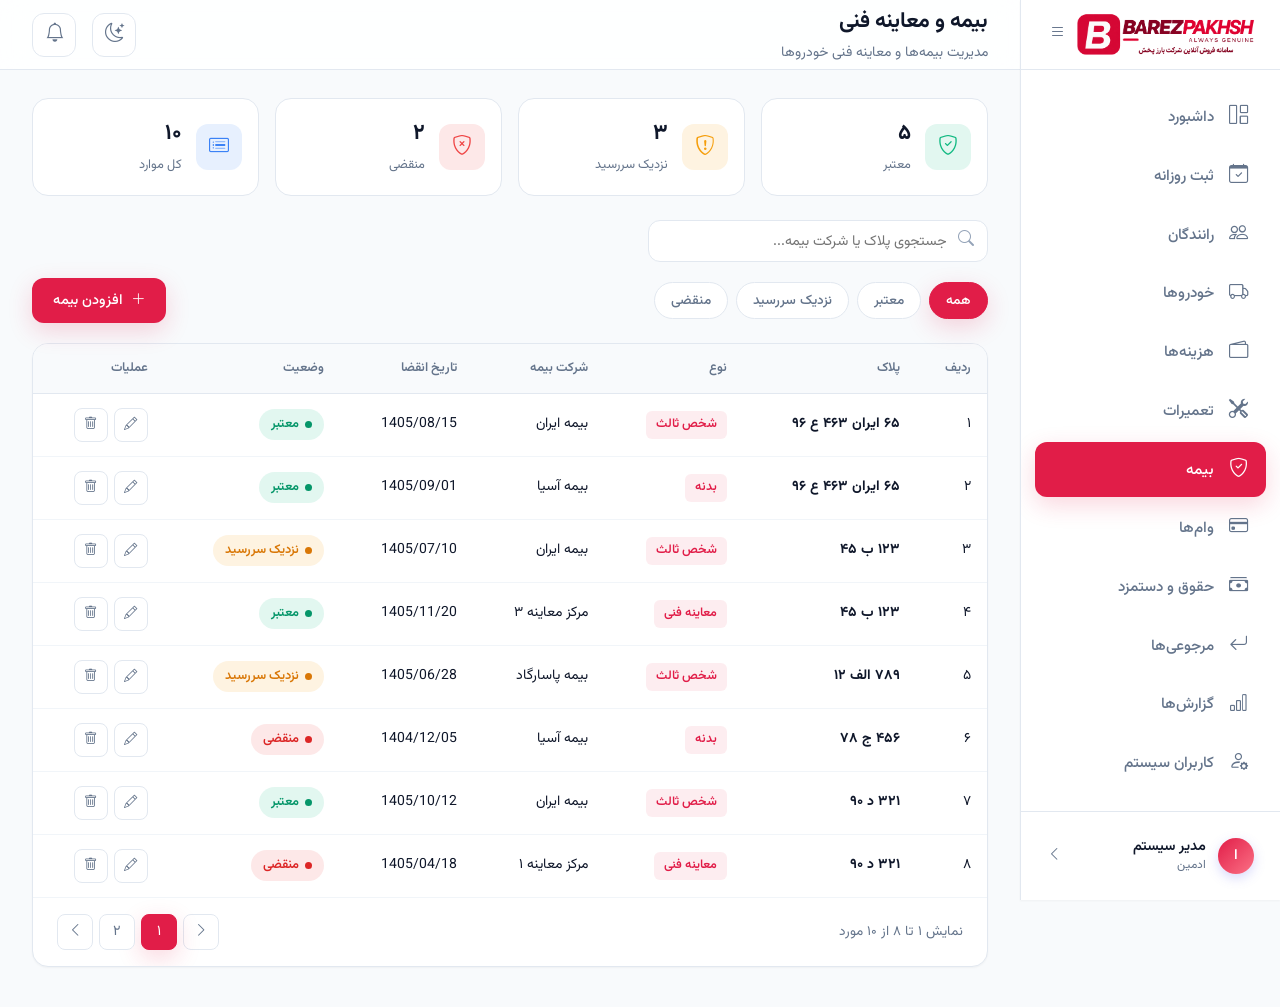
<file: pages/insurance.html>
<!DOCTYPE html>
<html lang="fa" dir="rtl">
<head>
  <meta charset="UTF-8">
  <meta name="viewport" content="width=device-width, initial-scale=1.0">
  <title>بیمه و معاینه فنی | بارز پخش</title>
  
  <link href="https://fonts.googleapis.com/css2?family=Vazirmatn:wght@300;400;500;600;700&display=swap" rel="stylesheet">
  <link rel="stylesheet" href="https://cdn.jsdelivr.net/npm/bootstrap-icons@1.11.3/font/bootstrap-icons.min.css">
  
  <link rel="stylesheet" href="../css/variables.css">
  <link rel="stylesheet" href="../css/reset.css">
  <link rel="stylesheet" href="../css/layout.css">
  <link rel="stylesheet" href="../css/sidebar.css">
  <link rel="stylesheet" href="../css/header.css">
  <link rel="stylesheet" href="../css/components.css">
  <link rel="stylesheet" href="../css/forms.css">
  <link rel="stylesheet" href="../css/tables.css">
  <link rel="stylesheet" href="../css/responsive.css">
  <link rel="stylesheet" href="../css/insurance.css">
</head>
<body>


  <div class="loading-overlay" id="pageLoader">
    <div class="loader-content">
      <div class="loader-logo"><i class="bi bi-truck"></i></div>
      <div class="loader-text">در حال بارگذاری<span>.</span><span>.</span><span>.</span></div>
    </div>
  </div>

  <div class="sidebar-overlay" id="sidebarOverlay"></div>

  <div class="app">

    <aside class="sidebar">
       <div class="sidebar-header">
  <div class="logo">
 
    <img
      class="logo__img logo__img--full"
      src="../assets/logo/barez-phakhsh-logi.png"
      alt="بارز پخش"
    >

    <img
      class="logo__img logo__img--mini"
      src="../assets/logo/mini-logo.png"
      alt="بارز پخش"
    >
  </div>
  <div class="sidebar-toggle" id="sidebarToggle">
    <i class="bi bi-list"></i>
  </div>
</div>
      <nav class="sidebar-nav">
        <a href="../index.html" class="nav-item"><i class="bi bi-grid-1x2"></i><span>داشبورد</span></a>
        <a href="daily-records.html" class="nav-item"><i class="bi bi-calendar-check"></i><span>ثبت روزانه</span></a>
        <a href="drivers.html" class="nav-item"><i class="bi bi-people"></i><span>رانندگان</span></a>
        <a href="vehicles.html" class="nav-item"><i class="bi bi-truck"></i><span>خودروها</span></a>
        <a href="expenses.html" class="nav-item"><i class="bi bi-wallet2"></i><span>هزینه‌ها</span></a>
        <a href="repairs.html" class="nav-item"><i class="bi bi-tools"></i><span>تعمیرات</span></a>
        <a href="insurance.html" class="nav-item active"><i class="bi bi-shield-check"></i><span>بیمه</span></a>
        <a href="loans.html" class="nav-item"><i class="bi bi-credit-card"></i><span>وام‌ها</span></a>
        <a href="payroll.html" class="nav-item"><i class="bi bi-cash-stack"></i><span>حقوق و دستمزد</span></a>
        <a href="returns.html" class="nav-item"><i class="bi bi-arrow-return-left"></i><span>مرجوعی‌ها</span></a>
        <a href="reports.html" class="nav-item"><i class="bi bi-bar-chart"></i><span>گزارش‌ها</span></a>
                <a href="users.html" class="nav-item">
  <i class="bi bi-person-gear"></i>
  <span>کاربران سیستم</span>
</a>
      </nav>

      <div class="sidebar-footer">
  <div class="user-profile" id="userProfileBtn">
    <div class="user-avatar">ا</div>
    <div class="user-info">
      <div class="name">مدیر سیستم</div>
      <div class="role">ادمین</div>
    </div>
    <i class="bi bi-chevron-left user-arrow"></i>
  </div>
</div>


<div class="user-modal-overlay" id="userModalOverlay">
  <div class="user-modal">
    <div class="user-modal-header">
      <h3>پروفایل کاربر</h3>
      <button class="modal-close" id="closeUserModal">
        <i class="bi bi-x-lg"></i>
      </button>
    </div>

    <div class="user-modal-body">
 
      <div class="profile-view" id="profileView">
        <div class="profile-avatar-large">ا</div>
        <div class="profile-info">
          <div class="profile-item">
            <span class="label">نام و نام خانوادگی</span>
            <span class="value" id="viewName">مدیر سیستم</span>
          </div>
          <div class="profile-item">
            <span class="label">نقش</span>
            <span class="value" id="viewRole">ادمین</span>
          </div>
          <div class="profile-item">
            <span class="label">ایمیل</span>
            <span class="value" id="viewEmail">admin@barezpakhsh.ir</span>
          </div>
          <div class="profile-item">
            <span class="label">شماره تماس</span>
            <span class="value" id="viewPhone">۰۹۱۲۱۲۳۴۵۶۷</span>
          </div>
        </div>
        <button class="btn-edit-profile" id="editProfileBtn">
          <i class="bi bi-pencil-square"></i>
          ویرایش اطلاعات
        </button>
      </div>

      <div class="profile-edit" id="profileEdit" style="display: none;">
        <div class="form-group">
          <label>نام و نام خانوادگی</label>
          <input type="text" id="editName" value="مدیر سیستم">
        </div>
        <div class="form-group">
          <label>نقش</label>
          <input type="text" id="editRole" value="ادمین" disabled>
        </div>
        <div class="form-group">
          <label>ایمیل</label>
          <input type="email" id="editEmail" value="admin@barezpakhsh.ir">
        </div>
        <div class="form-group">
          <label>شماره تماس</label>
          <input type="text" id="editPhone" value="۰۹۱۲۱۲۳۴۵۶۷">
        </div>
        <div class="edit-actions">
          <button class="btn-cancel" id="cancelEditBtn">انصراف</button>
          <button class="btn-save" id="saveProfileBtn">ذخیره تغییرات</button>
        </div>
      </div>
    </div>
  </div>
</div>
    </aside>

    <div class="main-content">
      <header class="header">
        <div class="header-right">
          <button class="mobile-menu-btn" id="mobileMenuBtn"><i class="bi bi-list"></i></button>
          <div class="header-title">
            <h1>بیمه و معاینه فنی</h1>
            <p>مدیریت بیمه‌ها و معاینه فنی خودروها</p>
          </div>
        </div>

      <div class="header-left">
  <button class="theme-toggle" id="themeToggle" type="button" title="تغییر تم">
    <i class="bi bi-moon-stars" id="themeIcon"></i>
  </button>

  <!-- باکس اعلان -->
  <div class="notification-box" id="notificationBox">
    <button class="notification-btn" id="notificationBtn" type="button">
      <i class="bi bi-bell"></i>
      <span class="notification-badge" id="notificationBadge" style="display:none;">0</span>
    </button>

    <div class="notification-dropdown" id="notificationDropdown">
      <div class="notification-header">
        <h4>اعلان‌ها</h4>
        <button class="mark-all-read" id="markAllRead" type="button">همه را خواندم</button>
      </div>
      <div class="notification-list" id="notificationList"></div>
    </div>
  </div>
</div>
      </header>

      <div class="page-content">

   
        <div class="insurance-stats">
          <div class="ins-stat-card">
            <div class="ins-icon green"><i class="bi bi-shield-check"></i></div>
            <div class="ins-info">
              <span class="value" id="statValid">۰</span>
              <span class="label">معتبر</span>
            </div>
          </div>
          <div class="ins-stat-card">
            <div class="ins-icon orange"><i class="bi bi-shield-exclamation"></i></div>
            <div class="ins-info">
              <span class="value" id="statExpiring">۰</span>
              <span class="label">نزدیک سررسید</span>
            </div>
          </div>
          <div class="ins-stat-card">
            <div class="ins-icon red"><i class="bi bi-shield-x"></i></div>
            <div class="ins-info">
              <span class="value" id="statExpired">۰</span>
              <span class="label">منقضی</span>
            </div>
          </div>
          <div class="ins-stat-card">
            <div class="ins-icon blue"><i class="bi bi-card-list"></i></div>
            <div class="ins-info">
              <span class="value" id="statTotal">۰</span>
              <span class="label">کل موارد</span>
            </div>
          </div>
        </div>

        <div class="page-toolbar">
          <div class="search-box">
            <i class="bi bi-search"></i>
            <input type="text" id="searchInsurance" placeholder="جستجوی پلاک یا شرکت بیمه...">
          </div>

          <div class="toolbar-filters">
            <div class="filter-chips" id="statusFilters">
              <button class="chip active" data-status="all">همه</button>
              <button class="chip" data-status="valid">معتبر</button>
              <button class="chip" data-status="expiring">نزدیک سررسید</button>
              <button class="chip" data-status="expired">منقضی</button>
            </div>

            <button class="btn btn-primary" id="addInsuranceBtn">
              <i class="bi bi-plus-lg"></i>
              افزودن بیمه
            </button>
          </div>
        </div>

        <div class="table-card">
          <div class="table-responsive">
            <table class="table">
              <thead>
                <tr>
                  <th>ردیف</th>
                  <th>پلاک</th>
                  <th>نوع</th>
                  <th>شرکت بیمه</th>
                  <th>تاریخ انقضا</th>
                  <th>وضعیت</th>
                  <th>عملیات</th>
                </tr>
              </thead>
              <tbody id="insuranceBody">
             
              </tbody>
            </table>
          </div>

          <div class="table-footer">
            <div class="table-info" id="tableInfo">نمایش ۰ تا ۰ از ۰ مورد</div>
            <div class="pagination" id="pagination"></div>
          </div>
        </div>

      </div>
    </div>
  </div>


<div class="modal-overlay" id="insuranceModal">
  <div class="modal">
    <div class="modal-header">
      <h3 id="insuranceModalTitle">
        <i class="bi bi-plus-circle"></i> افزودن بیمه / معاینه
      </h3>
      <button class="modal-close" id="closeInsuranceModal">
        <i class="bi bi-x-lg"></i>
      </button>
    </div>
    
    <div class="modal-body">
      <form id="insuranceForm">
        <div class="form-grid" style="grid-template-columns: repeat(2, 1fr);">
          
          <div class="form-group">
            <label>پلاک خودرو</label>
            <select class="form-control" id="insPlate" required>
              <option value="">انتخاب پلاک</option>
              <option value="۶۵ ایران ۴۶۳ ع ۹۶">۶۵ ایران ۴۶۳ ع ۹۶</option>
              <option value="۱۲۳ ب ۴۵">۱۲۳ ب ۴۵</option>
              <option value="۷۸۹ الف ۱۲">۷۸۹ الف ۱۲</option>
              <option value="۴۵۶ ج ۷۸">۴۵۶ ج ۷۸</option>
              <option value="۳۲۱ د ۹۰">۳۲۱ د ۹۰</option>
              <option value="۱۴۷ ی ۵۶">۱۴۷ ی ۵۶</option>
              <option value="۹۸۷ و ۳۴">۹۸۷ و ۳۴</option>
            </select>
          </div>

          <div class="form-group">
            <label>نوع</label>
            <select class="form-control" id="insType" required>
              <option value="">انتخاب نوع</option>
              <option value="شخص ثالث">شخص ثالث</option>
              <option value="بدنه">بدنه</option>
              <option value="معاینه فنی">معاینه فنی</option>
            </select>
          </div>

          <div class="form-group">
            <label>شرکت بیمه / مرکز معاینه</label>
            <input type="text" class="form-control" id="insCompany" placeholder="نام شرکت یا مرکز" required>
          </div>

          <div class="form-group">
            <label>تاریخ انقضا</label>
            <input type="text" class="form-control" id="insExpireDate" placeholder="1405/08/15" required>
          </div>

          <div class="form-group">
            <label>وضعیت</label>
            <select class="form-control" id="insStatus" required>
              <option value="valid">معتبر</option>
              <option value="expiring">نزدیک سررسید</option>
              <option value="expired">منقضی</option>
            </select>
          </div>

        </div>

        <div class="form-actions" style="margin-top: 12px;">
          <button type="button" class="btn btn-secondary" id="cancelInsuranceModal">انصراف</button>
          <button type="submit" class="btn btn-primary">
            <i class="bi bi-check-lg"></i>
            ذخیره
          </button>
        </div>
      </form>
    </div>
  </div>
</div>



<button class="scroll-top-btn" id="scrollTopBtn" title="بازگشت به بالا" aria-label="بازگشت به بالا">
  <i class="bi bi-arrow-up"></i>
</button>
  <script src="../js/main.js"></script>
  <script src="../js/insurance.js"></script>
  <script>



    const userProfileBtn = document.getElementById('userProfileBtn');
const userModalOverlay = document.getElementById('userModalOverlay');
const closeUserModal = document.getElementById('closeUserModal');
const editProfileBtn = document.getElementById('editProfileBtn');
const profileView = document.getElementById('profileView');
const profileEdit = document.getElementById('profileEdit');
const cancelEditBtn = document.getElementById('cancelEditBtn');
const saveProfileBtn = document.getElementById('saveProfileBtn');


userProfileBtn.addEventListener('click', () => {
  userModalOverlay.classList.add('active');
});


function closeModal() {
  userModalOverlay.classList.remove('active');

  profileView.style.display = 'block';
  profileEdit.style.display = 'none';
}

closeUserModal.addEventListener('click', closeModal);

userModalOverlay.addEventListener('click', (e) => {
  if (e.target === userModalOverlay) closeModal();
});


editProfileBtn.addEventListener('click', () => {
  profileView.style.display = 'none';
  profileEdit.style.display = 'block';
});


cancelEditBtn.addEventListener('click', () => {
  profileView.style.display = 'block';
  profileEdit.style.display = 'none';
});


saveProfileBtn.addEventListener('click', () => {
  const name = document.getElementById('editName').value;
  const role = document.getElementById('editRole').value;
  const email = document.getElementById('editEmail').value;
  const phone = document.getElementById('editPhone').value;


  document.getElementById('viewName').textContent = name;
  document.getElementById('viewRole').textContent = role;
  document.getElementById('viewEmail').textContent = email;
  document.getElementById('viewPhone').textContent = phone;

  document.querySelector('.user-info .name').textContent = name;
  document.querySelector('.user-info .role').textContent = role;

  profileView.style.display = 'block';
  profileEdit.style.display = 'none';

  alert('اطلاعات با موفقیت ذخیره شد');
});






const notificationBtn = document.getElementById('notificationBtn');
const notificationDropdown = document.getElementById('notificationDropdown');
const notificationBadge = document.getElementById('notificationBadge');
const markAllRead = document.getElementById('markAllRead');

notificationBtn.addEventListener('click', (e) => {
  e.stopPropagation();
  notificationDropdown.classList.toggle('active');
});

document.addEventListener('click', (e) => {
  if (!e.target.closest('.notification-box')) {
    notificationDropdown.classList.remove('active');
  }
});

markAllRead.addEventListener('click', () => {
  document.querySelectorAll('.notification-item.unread').forEach(item => {
    item.classList.remove('unread');
  });
  notificationBadge.textContent = '0';
  notificationBadge.style.display = 'none';
});
</script>
</body>
</html>
</file>
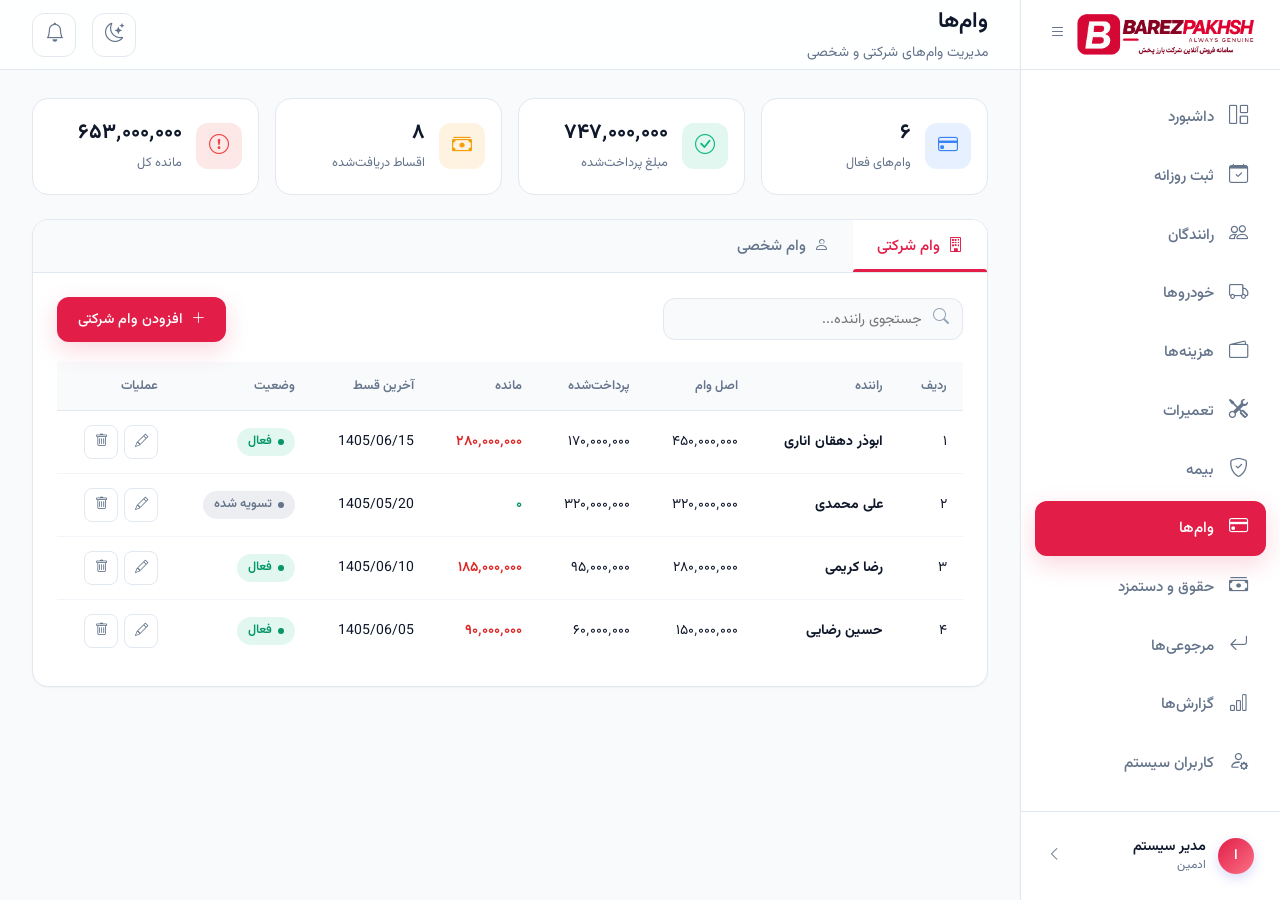
<file: pages/loans.html>
<!DOCTYPE html>
<html lang="fa" dir="rtl">
<head>
  <meta charset="UTF-8">
  <meta name="viewport" content="width=device-width, initial-scale=1.0">
  <title>وام‌ها | بارز پخش</title>
  
  <link href="https://fonts.googleapis.com/css2?family=Vazirmatn:wght@300;400;500;600;700&display=swap" rel="stylesheet">
  <link rel="stylesheet" href="https://cdn.jsdelivr.net/npm/bootstrap-icons@1.11.3/font/bootstrap-icons.min.css">
  
  <link rel="stylesheet" href="../css/variables.css">
  <link rel="stylesheet" href="../css/reset.css">
  <link rel="stylesheet" href="../css/layout.css">
  <link rel="stylesheet" href="../css/sidebar.css">
  <link rel="stylesheet" href="../css/header.css">
  <link rel="stylesheet" href="../css/components.css">
  <link rel="stylesheet" href="../css/forms.css">
  <link rel="stylesheet" href="../css/tables.css">
  <link rel="stylesheet" href="../css/responsive.css">
  <link rel="stylesheet" href="../css/loans.css">
</head>
<body>


  <div class="loading-overlay" id="pageLoader">
    <div class="loader-content">
      <div class="loader-logo"><i class="bi bi-truck"></i></div>
      <div class="loader-text">در حال بارگذاری<span>.</span><span>.</span><span>.</span></div>
    </div>
  </div>

  <div class="sidebar-overlay" id="sidebarOverlay"></div>

  <div class="app">

    <aside class="sidebar">
       <div class="sidebar-header">
  <div class="logo">
   
    <img
      class="logo__img logo__img--full"
      src="../assets/logo/barez-phakhsh-logi.png"
      alt="بارز پخش"
    >

    <img
      class="logo__img logo__img--mini"
      src="../assets/logo/mini-logo.png"
      alt="بارز پخش"
    >
  </div>
  <div class="sidebar-toggle" id="sidebarToggle">
    <i class="bi bi-list"></i>
  </div>
</div>

      <nav class="sidebar-nav">
        <a href="../index.html" class="nav-item"><i class="bi bi-grid-1x2"></i><span>داشبورد</span></a>
        <a href="daily-records.html" class="nav-item"><i class="bi bi-calendar-check"></i><span>ثبت روزانه</span></a>
        <a href="drivers.html" class="nav-item"><i class="bi bi-people"></i><span>رانندگان</span></a>
        <a href="vehicles.html" class="nav-item"><i class="bi bi-truck"></i><span>خودروها</span></a>
        <a href="expenses.html" class="nav-item"><i class="bi bi-wallet2"></i><span>هزینه‌ها</span></a>
        <a href="repairs.html" class="nav-item"><i class="bi bi-tools"></i><span>تعمیرات</span></a>
        <a href="insurance.html" class="nav-item"><i class="bi bi-shield-check"></i><span>بیمه</span></a>
        <a href="loans.html" class="nav-item active"><i class="bi bi-credit-card"></i><span>وام‌ها</span></a>
        <a href="payroll.html" class="nav-item"><i class="bi bi-cash-stack"></i><span>حقوق و دستمزد</span></a>
        <a href="returns.html" class="nav-item"><i class="bi bi-arrow-return-left"></i><span>مرجوعی‌ها</span></a>
        <a href="reports.html" class="nav-item"><i class="bi bi-bar-chart"></i><span>گزارش‌ها</span></a>
                <a href="users.html" class="nav-item">
  <i class="bi bi-person-gear"></i>
  <span>کاربران سیستم</span>
</a>
      </nav>

      <div class="sidebar-footer">
  <div class="user-profile" id="userProfileBtn">
    <div class="user-avatar">ا</div>
    <div class="user-info">
      <div class="name">مدیر سیستم</div>
      <div class="role">ادمین</div>
    </div>
    <i class="bi bi-chevron-left user-arrow"></i>
  </div>
</div>


<div class="user-modal-overlay" id="userModalOverlay">
  <div class="user-modal">
    <div class="user-modal-header">
      <h3>پروفایل کاربر</h3>
      <button class="modal-close" id="closeUserModal">
        <i class="bi bi-x-lg"></i>
      </button>
    </div>

    <div class="user-modal-body">
  
      <div class="profile-view" id="profileView">
        <div class="profile-avatar-large">ا</div>
        <div class="profile-info">
          <div class="profile-item">
            <span class="label">نام و نام خانوادگی</span>
            <span class="value" id="viewName">مدیر سیستم</span>
          </div>
          <div class="profile-item">
            <span class="label">نقش</span>
            <span class="value" id="viewRole">ادمین</span>
          </div>
          <div class="profile-item">
            <span class="label">ایمیل</span>
            <span class="value" id="viewEmail">admin@barezpakhsh.ir</span>
          </div>
          <div class="profile-item">
            <span class="label">شماره تماس</span>
            <span class="value" id="viewPhone">۰۹۱۲۱۲۳۴۵۶۷</span>
          </div>
        </div>
        <button class="btn-edit-profile" id="editProfileBtn">
          <i class="bi bi-pencil-square"></i>
          ویرایش اطلاعات
        </button>
      </div>


      <div class="profile-edit" id="profileEdit" style="display: none;">
        <div class="form-group">
          <label>نام و نام خانوادگی</label>
          <input type="text" id="editName" value="مدیر سیستم">
        </div>
        <div class="form-group">
          <label>نقش</label>
          <input type="text" id="editRole" value="ادمین" disabled>
        </div>
        <div class="form-group">
          <label>ایمیل</label>
          <input type="email" id="editEmail" value="admin@barezpakhsh.ir">
        </div>
        <div class="form-group">
          <label>شماره تماس</label>
          <input type="text" id="editPhone" value="۰۹۱۲۱۲۳۴۵۶۷">
        </div>
        <div class="edit-actions">
          <button class="btn-cancel" id="cancelEditBtn">انصراف</button>
          <button class="btn-save" id="saveProfileBtn">ذخیره تغییرات</button>
        </div>
      </div>
    </div>
  </div>
</div>
    </aside>


    <div class="main-content">
      <header class="header">
        <div class="header-right">
          <button class="mobile-menu-btn" id="mobileMenuBtn"><i class="bi bi-list"></i></button>
          <div class="header-title">
            <h1>وام‌ها</h1>
            <p>مدیریت وام‌های شرکتی و شخصی</p>
          </div>
        </div>

        <div class="header-left">
  <button class="theme-toggle" id="themeToggle" type="button" title="تغییر تم">
    <i class="bi bi-moon-stars" id="themeIcon"></i>
  </button>

  <!-- باکس اعلان -->
  <div class="notification-box" id="notificationBox">
    <button class="notification-btn" id="notificationBtn" type="button">
      <i class="bi bi-bell"></i>
      <span class="notification-badge" id="notificationBadge" style="display:none;">0</span>
    </button>

    <div class="notification-dropdown" id="notificationDropdown">
      <div class="notification-header">
        <h4>اعلان‌ها</h4>
        <button class="mark-all-read" id="markAllRead" type="button">همه را خواندم</button>
      </div>
      <div class="notification-list" id="notificationList"></div>
    </div>
  </div>
</div>
      </header>

      <div class="page-content">

 
        <div class="loans-stats">
          <div class="loan-stat-card">
            <div class="loan-icon blue"><i class="bi bi-credit-card"></i></div>
            <div class="loan-info">
              <span class="value" id="statActiveLoans">۰</span>
              <span class="label">وام‌های فعال</span>
            </div>
          </div>
          <div class="loan-stat-card">
            <div class="loan-icon green"><i class="bi bi-check-circle"></i></div>
            <div class="loan-info">
              <span class="value" id="statPaid">۰</span>
              <span class="label">مبلغ پرداخت‌شده</span>
            </div>
          </div>
          <div class="loan-stat-card">
            <div class="loan-icon orange"><i class="bi bi-cash-stack"></i></div>
            <div class="loan-info">
              <span class="value" id="statInstallments">۰</span>
              <span class="label">اقساط دریافت‌شده</span>
            </div>
          </div>
          <div class="loan-stat-card">
            <div class="loan-icon red"><i class="bi bi-exclamation-circle"></i></div>
            <div class="loan-info">
              <span class="value" id="statRemaining">۰</span>
              <span class="label">مانده کل</span>
            </div>
          </div>
        </div>


        <div class="tabs-container">
          <div class="tabs-nav">
            <button class="tab-btn active" data-tab="company">
              <i class="bi bi-building"></i> وام شرکتی
            </button>
            <button class="tab-btn" data-tab="personal">
              <i class="bi bi-person"></i> وام شخصی
            </button>
          </div>

          <div class="tabs-content">

            <div class="tab-pane active" id="company">
              <div class="table-toolbar">
                <div class="search-box">
                  <i class="bi bi-search"></i>
                  <input type="text" id="searchCompany" placeholder="جستجوی راننده...">
                </div>
                <button class="btn btn-primary" id="addCompanyLoanBtn">
                  <i class="bi bi-plus-lg"></i> افزودن وام شرکتی
                </button>
              </div>

              <div class="table-responsive">
                <table class="table">
                  <thead>
                    <tr>
                      <th>ردیف</th>
                      <th>راننده</th>
                      <th>اصل وام</th>
                      <th>پرداخت‌شده</th>
                      <th>مانده</th>
                      <th>آخرین قسط</th>
                      <th>وضعیت</th>
                      <th>عملیات</th>
                    </tr>
                  </thead>
                  <tbody id="companyLoansBody"></tbody>
                </table>
              </div>
            </div>
            <div class="tab-pane" id="personal">
              <div class="table-toolbar">
                <div class="search-box">
                  <i class="bi bi-search"></i>
                  <input type="text" id="searchPersonal" placeholder="جستجوی راننده...">
                </div>
                <button class="btn btn-primary" id="addPersonalLoanBtn">
                  <i class="bi bi-plus-lg"></i> افزودن وام شخصی
                </button>
              </div>

              <div class="table-responsive">
                <table class="table">
                  <thead>
                    <tr>
                      <th>ردیف</th>
                      <th>راننده</th>
                      <th>اصل وام</th>
                      <th>پرداخت‌شده</th>
                      <th>مانده</th>
                      <th>آخرین قسط</th>
                      <th>وضعیت</th>
                      <th>عملیات</th>
                    </tr>
                  </thead>
                  <tbody id="personalLoansBody"></tbody>
                </table>
              </div>
            </div>

          </div>
        </div>

      </div>
    </div>
  </div>

<div class="modal-overlay" id="loanModal">
  <div class="modal">
    <div class="modal-header">
      <h3 id="loanModalTitle">
        <i class="bi bi-plus-circle"></i> افزودن وام
      </h3>
      <button class="modal-close" id="closeLoanModal">
        <i class="bi bi-x-lg"></i>
      </button>
    </div>
    
    <div class="modal-body">
      <form id="loanForm">
        <div class="form-grid" style="grid-template-columns: repeat(2, 1fr);">
          
          <div class="form-group">
            <label>نوع وام</label>
            <select class="form-control" id="loanType" required>
              <option value="company">وام شرکتی</option>
              <option value="personal">وام شخصی</option>
            </select>
          </div>

          <div class="form-group">
            <label>راننده</label>
            <select class="form-control" id="loanDriver" required>
              <option value="">انتخاب راننده</option>
              <option value="ابوذر دهقان اناری">ابوذر دهقان اناری</option>
              <option value="علی محمدی">علی محمدی</option>
              <option value="رضا کریمی">رضا کریمی</option>
              <option value="حسین رضایی">حسین رضایی</option>
              <option value="محمد احمدی">محمد احمدی</option>
              <option value="سعید نوری">سعید نوری</option>
              <option value="امیر حسینی">امیر حسینی</option>
            </select>
          </div>

          <div class="form-group">
            <label>اصل وام (تومان)</label>
            <input type="number" class="form-control" id="loanPrincipal" min="0" placeholder="0" required>
          </div>

          <div class="form-group">
            <label>پرداخت‌شده (تومان)</label>
            <input type="number" class="form-control" id="loanPaid" min="0" placeholder="0" required>
          </div>

          <div class="form-group">
            <label>آخرین قسط</label>
            <input type="text" class="form-control" id="loanLastInstallment" placeholder="1405/06/15" required>
          </div>

          <div class="form-group">
            <label>وضعیت</label>
            <select class="form-control" id="loanStatus" required>
              <option value="active">فعال</option>
              <option value="finished">تسویه شده</option>
            </select>
          </div>

        </div>

        <div class="form-actions" style="margin-top: 12px;">
          <button type="button" class="btn btn-secondary" id="cancelLoanModal">انصراف</button>
          <button type="submit" class="btn btn-primary">
            <i class="bi bi-check-lg"></i>
            ذخیره
          </button>
        </div>
      </form>
    </div>
  </div>
</div>

<button class="scroll-top-btn" id="scrollTopBtn" title="بازگشت به بالا" aria-label="بازگشت به بالا">
  <i class="bi bi-arrow-up"></i>
</button>
  <script src="../js/main.js"></script>
  <script src="../js/loans.js"></script>
  <script>


    const userProfileBtn = document.getElementById('userProfileBtn');
const userModalOverlay = document.getElementById('userModalOverlay');
const closeUserModal = document.getElementById('closeUserModal');
const editProfileBtn = document.getElementById('editProfileBtn');
const profileView = document.getElementById('profileView');
const profileEdit = document.getElementById('profileEdit');
const cancelEditBtn = document.getElementById('cancelEditBtn');
const saveProfileBtn = document.getElementById('saveProfileBtn');

userProfileBtn.addEventListener('click', () => {
  userModalOverlay.classList.add('active');
});

function closeModal() {
  userModalOverlay.classList.remove('active');
 
  profileView.style.display = 'block';
  profileEdit.style.display = 'none';
}

closeUserModal.addEventListener('click', closeModal);

userModalOverlay.addEventListener('click', (e) => {
  if (e.target === userModalOverlay) closeModal();
});

editProfileBtn.addEventListener('click', () => {
  profileView.style.display = 'none';
  profileEdit.style.display = 'block';
});

cancelEditBtn.addEventListener('click', () => {
  profileView.style.display = 'block';
  profileEdit.style.display = 'none';
});


saveProfileBtn.addEventListener('click', () => {
  const name = document.getElementById('editName').value;
  const role = document.getElementById('editRole').value;
  const email = document.getElementById('editEmail').value;
  const phone = document.getElementById('editPhone').value;


  document.getElementById('viewName').textContent = name;
  document.getElementById('viewRole').textContent = role;
  document.getElementById('viewEmail').textContent = email;
  document.getElementById('viewPhone').textContent = phone;


  document.querySelector('.user-info .name').textContent = name;
  document.querySelector('.user-info .role').textContent = role;

  profileView.style.display = 'block';
  profileEdit.style.display = 'none';

 
  alert('اطلاعات با موفقیت ذخیره شد');
});








const notificationBtn = document.getElementById('notificationBtn');
const notificationDropdown = document.getElementById('notificationDropdown');
const notificationBadge = document.getElementById('notificationBadge');
const markAllRead = document.getElementById('markAllRead');


notificationBtn.addEventListener('click', (e) => {
  e.stopPropagation();
  notificationDropdown.classList.toggle('active');
});


document.addEventListener('click', (e) => {
  if (!e.target.closest('.notification-box')) {
    notificationDropdown.classList.remove('active');
  }
});

markAllRead.addEventListener('click', () => {
  document.querySelectorAll('.notification-item.unread').forEach(item => {
    item.classList.remove('unread');
  });
  notificationBadge.textContent = '0';
  notificationBadge.style.display = 'none';
});
</script>
</body>
</html>
</file>
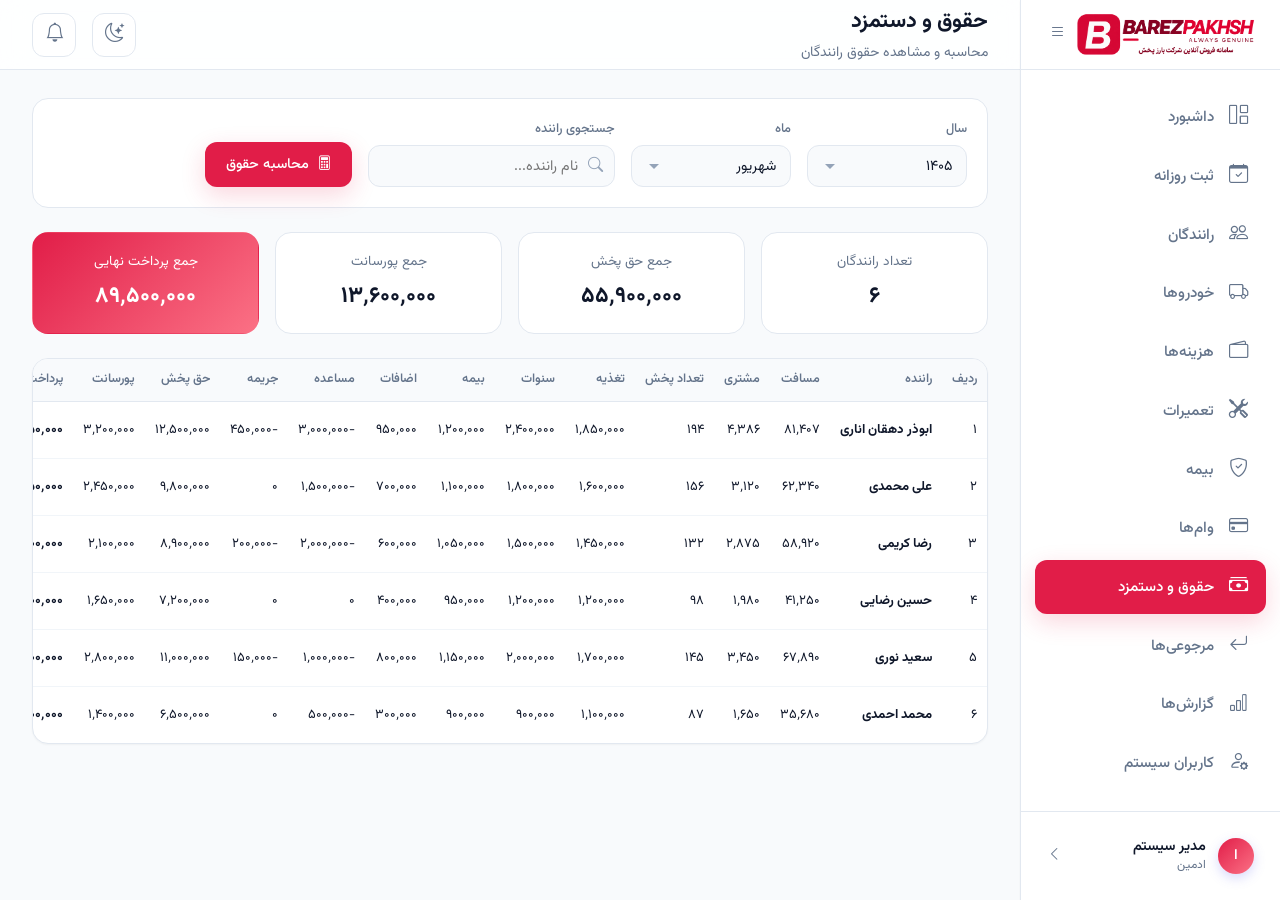
<file: pages/payroll.html>
<!DOCTYPE html>
<html lang="fa" dir="rtl">
<head>
  <meta charset="UTF-8">
  <meta name="viewport" content="width=device-width, initial-scale=1.0">
  <title>حقوق و دستمزد | بارز پخش</title>
  
  <link href="https://fonts.googleapis.com/css2?family=Vazirmatn:wght@300;400;500;600;700&display=swap" rel="stylesheet">
  <link rel="stylesheet" href="https://cdn.jsdelivr.net/npm/bootstrap-icons@1.11.3/font/bootstrap-icons.min.css">
  
  <link rel="stylesheet" href="../css/variables.css">
  <link rel="stylesheet" href="../css/reset.css">
  <link rel="stylesheet" href="../css/layout.css">
  <link rel="stylesheet" href="../css/sidebar.css">
  <link rel="stylesheet" href="../css/header.css">
  <link rel="stylesheet" href="../css/components.css">
  <link rel="stylesheet" href="../css/forms.css">
  <link rel="stylesheet" href="../css/tables.css">
  <link rel="stylesheet" href="../css/responsive.css">
  <link rel="stylesheet" href="../css/payroll.css">
</head>
<body>

  <div class="loading-overlay" id="pageLoader">
    <div class="loader-content">
      <div class="loader-logo"><i class="bi bi-truck"></i></div>
      <div class="loader-text">در حال بارگذاری<span>.</span><span>.</span><span>.</span></div>
    </div>
  </div>

  <div class="sidebar-overlay" id="sidebarOverlay"></div>

  <div class="app">
  
    <aside class="sidebar">
       <div class="sidebar-header">
  <div class="logo">

    <img
      class="logo__img logo__img--full"
      src="../assets/logo/barez-phakhsh-logi.png"
      alt="بارز پخش"
    >

    <img
      class="logo__img logo__img--mini"
      src="../assets/logo/mini-logo.png"
      alt="بارز پخش"
    >
  </div>
  <div class="sidebar-toggle" id="sidebarToggle">
    <i class="bi bi-list"></i>
  </div>
</div>

      <nav class="sidebar-nav">
        <a href="../index.html" class="nav-item"><i class="bi bi-grid-1x2"></i><span>داشبورد</span></a>
        <a href="daily-records.html" class="nav-item"><i class="bi bi-calendar-check"></i><span>ثبت روزانه</span></a>
        <a href="drivers.html" class="nav-item"><i class="bi bi-people"></i><span>رانندگان</span></a>
        <a href="vehicles.html" class="nav-item"><i class="bi bi-truck"></i><span>خودروها</span></a>
        <a href="expenses.html" class="nav-item"><i class="bi bi-wallet2"></i><span>هزینه‌ها</span></a>
        <a href="repairs.html" class="nav-item"><i class="bi bi-tools"></i><span>تعمیرات</span></a>
        <a href="insurance.html" class="nav-item"><i class="bi bi-shield-check"></i><span>بیمه</span></a>
        <a href="loans.html" class="nav-item"><i class="bi bi-credit-card"></i><span>وام‌ها</span></a>
        <a href="payroll.html" class="nav-item active"><i class="bi bi-cash-stack"></i><span>حقوق و دستمزد</span></a>
        <a href="returns.html" class="nav-item"><i class="bi bi-arrow-return-left"></i><span>مرجوعی‌ها</span></a>
        <a href="reports.html" class="nav-item"><i class="bi bi-bar-chart"></i><span>گزارش‌ها</span></a>
                <a href="users.html" class="nav-item">
  <i class="bi bi-person-gear"></i>
  <span>کاربران سیستم</span>
</a>
      </nav>

    
      <div class="sidebar-footer">
  <div class="user-profile" id="userProfileBtn">
    <div class="user-avatar">ا</div>
    <div class="user-info">
      <div class="name">مدیر سیستم</div>
      <div class="role">ادمین</div>
    </div>
    <i class="bi bi-chevron-left user-arrow"></i>
  </div>
</div>

<div class="user-modal-overlay" id="userModalOverlay">
  <div class="user-modal">
    <div class="user-modal-header">
      <h3>پروفایل کاربر</h3>
      <button class="modal-close" id="closeUserModal">
        <i class="bi bi-x-lg"></i>
      </button>
    </div>

    <div class="user-modal-body">

      <div class="profile-view" id="profileView">
        <div class="profile-avatar-large">ا</div>
        <div class="profile-info">
          <div class="profile-item">
            <span class="label">نام و نام خانوادگی</span>
            <span class="value" id="viewName">مدیر سیستم</span>
          </div>
          <div class="profile-item">
            <span class="label">نقش</span>
            <span class="value" id="viewRole">ادمین</span>
          </div>
          <div class="profile-item">
            <span class="label">ایمیل</span>
            <span class="value" id="viewEmail">admin@barezpakhsh.ir</span>
          </div>
          <div class="profile-item">
            <span class="label">شماره تماس</span>
            <span class="value" id="viewPhone">۰۹۱۲۱۲۳۴۵۶۷</span>
          </div>
        </div>
        <button class="btn-edit-profile" id="editProfileBtn">
          <i class="bi bi-pencil-square"></i>
          ویرایش اطلاعات
        </button>
      </div>


      <div class="profile-edit" id="profileEdit" style="display: none;">
        <div class="form-group">
          <label>نام و نام خانوادگی</label>
          <input type="text" id="editName" value="مدیر سیستم">
        </div>
        <div class="form-group">
          <label>نقش</label>
          <input type="text" id="editRole" value="ادمین" disabled>
        </div>
        <div class="form-group">
          <label>ایمیل</label>
          <input type="email" id="editEmail" value="admin@barezpakhsh.ir">
        </div>
        <div class="form-group">
          <label>شماره تماس</label>
          <input type="text" id="editPhone" value="۰۹۱۲۱۲۳۴۵۶۷">
        </div>
        <div class="edit-actions">
          <button class="btn-cancel" id="cancelEditBtn">انصراف</button>
          <button class="btn-save" id="saveProfileBtn">ذخیره تغییرات</button>
        </div>
      </div>
    </div>
  </div>
</div>
    </aside>

    <div class="main-content">
      <header class="header">
        <div class="header-right">
          
          <button class="mobile-menu-btn" id="mobileMenuBtn"><i class="bi bi-list"></i></button>
          <div class="header-title">
            <h1>حقوق و دستمزد</h1>
            <p>محاسبه و مشاهده حقوق رانندگان</p>
          </div>
        </div>

        <div class="header-left">
  <button class="theme-toggle" id="themeToggle" type="button" title="تغییر تم">
    <i class="bi bi-moon-stars" id="themeIcon"></i>
  </button>

  <!-- باکس اعلان -->
  <div class="notification-box" id="notificationBox">
    <button class="notification-btn" id="notificationBtn" type="button">
      <i class="bi bi-bell"></i>
      <span class="notification-badge" id="notificationBadge" style="display:none;">0</span>
    </button>

    <div class="notification-dropdown" id="notificationDropdown">
      <div class="notification-header">
        <h4>اعلان‌ها</h4>
        <button class="mark-all-read" id="markAllRead" type="button">همه را خواندم</button>
      </div>
      <div class="notification-list" id="notificationList"></div>
    </div>
  </div>
</div>
      </header>

      <div class="page-content">


        <div class="payroll-filter">
          <div class="filter-group">
            <label>سال</label>
            <select id="yearSelect" class="form-control">
              <option value="1405" selected>۱۴۰۵</option>
              <option value="1404">۱۴۰۴</option>
              <option value="1403">۱۴۰۳</option>
            </select>
          </div>

          <div class="filter-group">
            <label>ماه</label>
            <select id="monthSelect" class="form-control">
              <option value="01">فروردین</option>
              <option value="02">اردیبهشت</option>
              <option value="03">خرداد</option>
              <option value="04">تیر</option>
              <option value="05">مرداد</option>
              <option value="06" selected>شهریور</option>
              <option value="07">مهر</option>
              <option value="08">آبان</option>
              <option value="09">آذر</option>
              <option value="10">دی</option>
              <option value="11">بهمن</option>
              <option value="12">اسفند</option>
            </select>
          </div>

          <div class="filter-group">
            <label>جستجوی راننده</label>
            <div class="search-box">
              <i class="bi bi-search"></i>
              <input type="text" id="searchDriver" placeholder="نام راننده...">
            </div>
          </div>

          <button class="btn btn-primary" id="calcBtn">
            <i class="bi bi-calculator"></i>
            محاسبه حقوق
          </button>
        </div>

    
        <div class="payroll-summary">
          <div class="sum-card">
            <span class="label">تعداد رانندگان</span>
            <span class="value" id="sumDrivers">۰</span>
          </div>
          <div class="sum-card">
            <span class="label">جمع حق پخش</span>
            <span class="value" id="sumDelivery">۰</span>
          </div>
          <div class="sum-card">
            <span class="label">جمع پورسانت</span>
            <span class="value" id="sumCommission">۰</span>
          </div>
          <div class="sum-card highlight">
            <span class="label">جمع پرداخت نهایی</span>
            <span class="value" id="sumFinal">۰</span>
          </div>
        </div>

        <div class="table-card">
          <div class="table-responsive">
            <table class="table payroll-table">
              <thead>
                <tr>
                  <th>ردیف</th>
                  <th>راننده</th>
                  <th>مسافت</th>
                  <th>مشتری</th>
                  <th>تعداد پخش</th>
                  <th>تغذیه</th>
                  <th>سنوات</th>
                  <th>بیمه</th>
                  <th>اضافات</th>
                  <th>مساعده</th>
                  <th>جریمه</th>
                  <th>حق پخش</th>
                  <th>پورسانت</th>
                  <th>پرداخت نهایی</th>
                  <th>عملیات</th>
                </tr>
              </thead>
              <tbody id="payrollBody">
          
              </tbody>
            </table>
          </div>
        </div>

      </div>
    </div>
  </div>

<div class="modal-overlay" id="payrollModal">
  <div class="modal" style="max-width: 640px;">
    <div class="modal-header">
      <h3 id="payrollModalTitle">
        <i class="bi bi-pencil-square"></i> ویرایش حقوق
      </h3>
      <button class="modal-close" id="closePayrollModal">
        <i class="bi bi-x-lg"></i>
      </button>
    </div>
    
    <div class="modal-body">
      <form id="payrollForm">
        <div class="form-group" style="margin-bottom: 16px;">
          <label>راننده</label>
          <input type="text" class="form-control" id="payDriver" readonly style="background: var(--bg-body);">
        </div>

        <div class="form-grid" style="grid-template-columns: repeat(2, 1fr);">
          
          <div class="form-group">
            <label>مسافت (کیلومتر)</label>
            <input type="number" class="form-control" id="payDistance" min="0">
          </div>

          <div class="form-group">
            <label>تعداد مشتری</label>
            <input type="number" class="form-control" id="payCustomers" min="0">
          </div>

          <div class="form-group">
            <label>تعداد پخش</label>
            <input type="number" class="form-control" id="payDeliveries" min="0">
          </div>

          <div class="form-group">
            <label>تغذیه (تومان)</label>
            <input type="number" class="form-control" id="payFood" min="0">
          </div>

          <div class="form-group">
            <label>سنوات (تومان)</label>
            <input type="number" class="form-control" id="payYears" min="0">
          </div>

          <div class="form-group">
            <label>بیمه (تومان)</label>
            <input type="number" class="form-control" id="payInsurance" min="0">
          </div>

          <div class="form-group">
            <label>اضافات (تومان)</label>
            <input type="number" class="form-control" id="payExtra" min="0">
          </div>

          <div class="form-group">
            <label>مساعده (تومان)</label>
            <input type="number" class="form-control" id="payAdvance" placeholder="عدد منفی برای کسر">
          </div>

          <div class="form-group">
            <label>جریمه (تومان)</label>
            <input type="number" class="form-control" id="payPenalty" placeholder="عدد منفی برای کسر">
          </div>

          <div class="form-group">
            <label>حق پخش (تومان)</label>
            <input type="number" class="form-control" id="payDeliveryPay" min="0">
          </div>

          <div class="form-group">
            <label>پورسانت (تومان)</label>
            <input type="number" class="form-control" id="payCommission" min="0">
          </div>

          <div class="form-group">
            <label>پرداخت نهایی (تومان)</label>
            <input type="number" class="form-control" id="payFinal" min="0" style="font-weight:700; color:var(--primary);">
          </div>

        </div>

        <div class="form-actions" style="margin-top: 16px;">
          <button type="button" class="btn btn-secondary" id="cancelPayrollModal">انصراف</button>
          <button type="submit" class="btn btn-primary">
            <i class="bi bi-check-lg"></i>
            ذخیره تغییرات
          </button>
        </div>
      </form>
    </div>
  </div>
</div>
<button class="scroll-top-btn" id="scrollTopBtn" title="بازگشت به بالا" aria-label="بازگشت به بالا">
  <i class="bi bi-arrow-up"></i>
</button>
  <script src="../js/main.js"></script>
  <script src="../js/payroll.js"></script>
  <script>


    const userProfileBtn = document.getElementById('userProfileBtn');
const userModalOverlay = document.getElementById('userModalOverlay');
const closeUserModal = document.getElementById('closeUserModal');
const editProfileBtn = document.getElementById('editProfileBtn');
const profileView = document.getElementById('profileView');
const profileEdit = document.getElementById('profileEdit');
const cancelEditBtn = document.getElementById('cancelEditBtn');
const saveProfileBtn = document.getElementById('saveProfileBtn');

userProfileBtn.addEventListener('click', () => {
  userModalOverlay.classList.add('active');
});


function closeModal() {
  userModalOverlay.classList.remove('active');
 
  profileView.style.display = 'block';
  profileEdit.style.display = 'none';
}

closeUserModal.addEventListener('click', closeModal);

userModalOverlay.addEventListener('click', (e) => {
  if (e.target === userModalOverlay) closeModal();
});

editProfileBtn.addEventListener('click', () => {
  profileView.style.display = 'none';
  profileEdit.style.display = 'block';
});

cancelEditBtn.addEventListener('click', () => {
  profileView.style.display = 'block';
  profileEdit.style.display = 'none';
});

saveProfileBtn.addEventListener('click', () => {
  const name = document.getElementById('editName').value;
  const role = document.getElementById('editRole').value;
  const email = document.getElementById('editEmail').value;
  const phone = document.getElementById('editPhone').value;

  document.getElementById('viewName').textContent = name;
  document.getElementById('viewRole').textContent = role;
  document.getElementById('viewEmail').textContent = email;
  document.getElementById('viewPhone').textContent = phone;

  document.querySelector('.user-info .name').textContent = name;
  document.querySelector('.user-info .role').textContent = role;

  profileView.style.display = 'block';
  profileEdit.style.display = 'none';

  alert('اطلاعات با موفقیت ذخیره شد');
});




const notificationBtn = document.getElementById('notificationBtn');
const notificationDropdown = document.getElementById('notificationDropdown');
const notificationBadge = document.getElementById('notificationBadge');
const markAllRead = document.getElementById('markAllRead');

notificationBtn.addEventListener('click', (e) => {
  e.stopPropagation();
  notificationDropdown.classList.toggle('active');
});

document.addEventListener('click', (e) => {
  if (!e.target.closest('.notification-box')) {
    notificationDropdown.classList.remove('active');
  }
});

markAllRead.addEventListener('click', () => {
  document.querySelectorAll('.notification-item.unread').forEach(item => {
    item.classList.remove('unread');
  });
  notificationBadge.textContent = '0';
  notificationBadge.style.display = 'none';
});
</script>
</body>
</html>
</file>
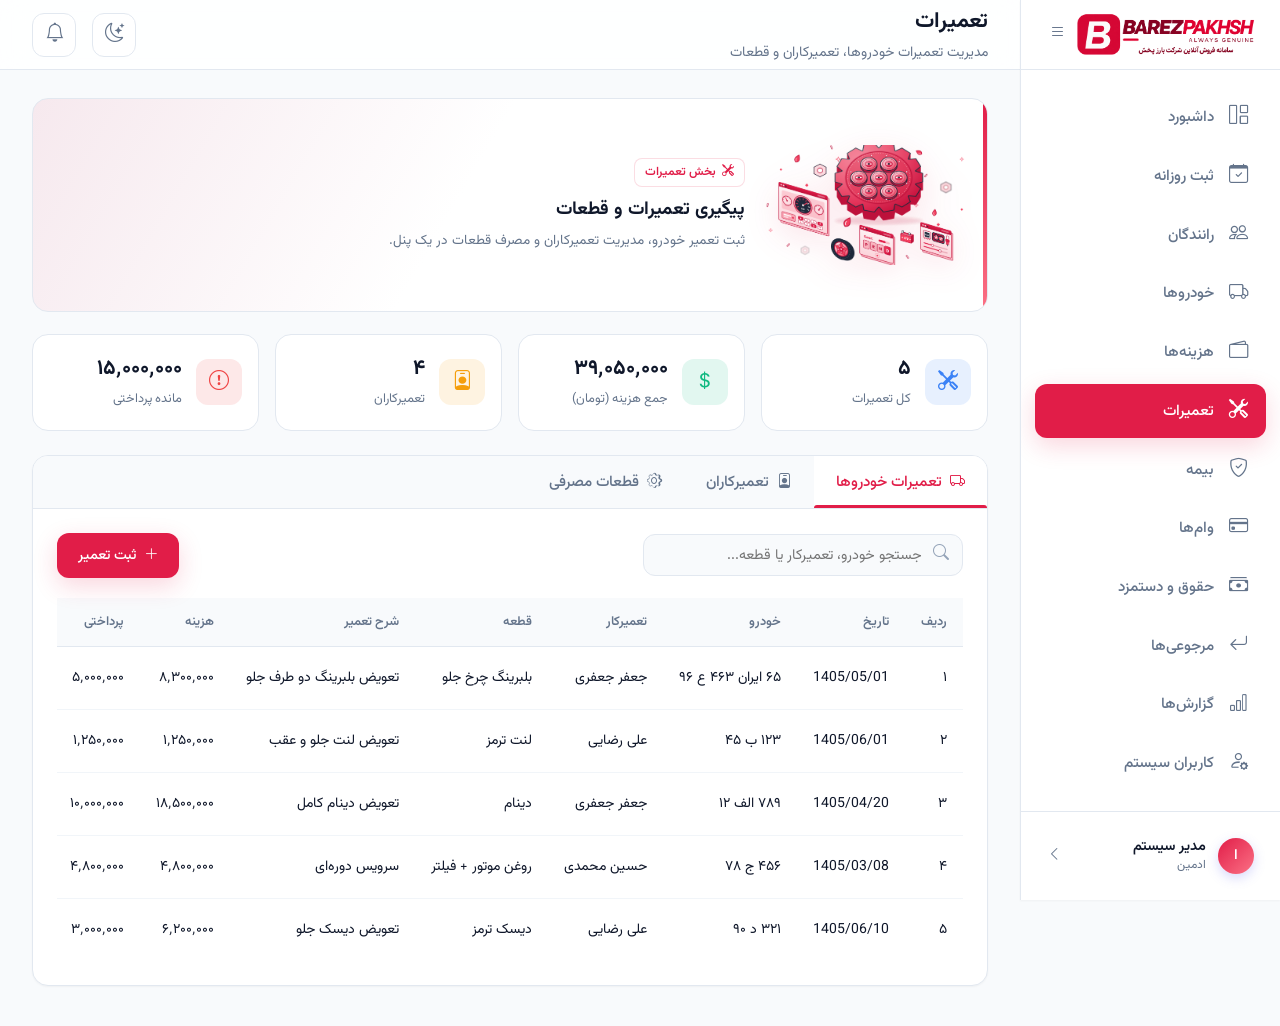
<file: pages/repairs.html>
<!DOCTYPE html>
<html lang="fa" dir="rtl">
<head>
  <meta charset="UTF-8">
  <meta name="viewport" content="width=device-width, initial-scale=1.0">
  <title>تعمیرات | بارز پخش</title>
  
  <link href="https://fonts.googleapis.com/css2?family=Vazirmatn:wght@300;400;500;600;700&display=swap" rel="stylesheet">
  <link rel="stylesheet" href="https://cdn.jsdelivr.net/npm/bootstrap-icons@1.11.3/font/bootstrap-icons.min.css">
  
  <link rel="stylesheet" href="../css/variables.css">
  <link rel="stylesheet" href="../css/reset.css">
  <link rel="stylesheet" href="../css/layout.css">
  <link rel="stylesheet" href="../css/sidebar.css">
  <link rel="stylesheet" href="../css/header.css">
  <link rel="stylesheet" href="../css/components.css">
  <link rel="stylesheet" href="../css/forms.css">
  <link rel="stylesheet" href="../css/tables.css">
  <link rel="stylesheet" href="../css/responsive.css">
  <link rel="stylesheet" href="../css/repairs.css">
</head>
<body>

  <div class="loading-overlay" id="pageLoader">
    <div class="loader-content">
      <div class="loader-logo"><i class="bi bi-truck"></i></div>
      <div class="loader-text">در حال بارگذاری<span>.</span><span>.</span><span>.</span></div>
    </div>
  </div>

  <div class="sidebar-overlay" id="sidebarOverlay"></div>

  <div class="app">
    <aside class="sidebar">
     <div class="sidebar-header">
  <div class="logo">
   
    <img
      class="logo__img logo__img--full"
      src="../assets/logo/barez-phakhsh-logi.png"
      alt="بارز پخش"
    >

    <img
      class="logo__img logo__img--mini"
      src="../assets/logo/mini-logo.png"
      alt="بارز پخش"
    >
  </div>
  <div class="sidebar-toggle" id="sidebarToggle">
    <i class="bi bi-list"></i>
  </div>
</div>

      <nav class="sidebar-nav">
        <a href="../index.html" class="nav-item"><i class="bi bi-grid-1x2"></i><span>داشبورد</span></a>
        <a href="daily-records.html" class="nav-item"><i class="bi bi-calendar-check"></i><span>ثبت روزانه</span></a>
        <a href="drivers.html" class="nav-item"><i class="bi bi-people"></i><span>رانندگان</span></a>
        <a href="vehicles.html" class="nav-item"><i class="bi bi-truck"></i><span>خودروها</span></a>
        <a href="expenses.html" class="nav-item"><i class="bi bi-wallet2"></i><span>هزینه‌ها</span></a>
        <a href="repairs.html" class="nav-item active"><i class="bi bi-tools"></i><span>تعمیرات</span></a>
        <a href="insurance.html" class="nav-item"><i class="bi bi-shield-check"></i><span>بیمه</span></a>
        <a href="loans.html" class="nav-item"><i class="bi bi-credit-card"></i><span>وام‌ها</span></a>
        <a href="payroll.html" class="nav-item"><i class="bi bi-cash-stack"></i><span>حقوق و دستمزد</span></a>
        <a href="returns.html" class="nav-item"><i class="bi bi-arrow-return-left"></i><span>مرجوعی‌ها</span></a>
        <a href="reports.html" class="nav-item"><i class="bi bi-bar-chart"></i><span>گزارش‌ها</span></a>
        <a href="users.html" class="nav-item"><i class="bi bi-person-gear"></i><span>کاربران سیستم</span></a>
      </nav>

      <div class="sidebar-footer">
        <div class="user-profile" id="userProfileBtn">
          <div class="user-avatar">ا</div>
          <div class="user-info">
            <div class="name">مدیر سیستم</div>
            <div class="role">ادمین</div>
          </div>
          <i class="bi bi-chevron-left user-arrow"></i>
        </div>
      </div>
    </aside>

    <div class="user-modal-overlay" id="userModalOverlay">
      <div class="user-modal">
        <div class="user-modal-header">
          <h3>پروفایل کاربر</h3>
          <button class="modal-close" id="closeUserModal"><i class="bi bi-x-lg"></i></button>
        </div>
        <div class="user-modal-body">
          <div class="profile-view" id="profileView">
            <div class="profile-avatar-large">ا</div>
            <div class="profile-info">
              <div class="profile-item">
                <span class="label">نام و نام خانوادگی</span>
                <span class="value" id="viewName">مدیر سیستم</span>
              </div>
              <div class="profile-item">
                <span class="label">نقش</span>
                <span class="value" id="viewRole">ادمین</span>
              </div>
              <div class="profile-item">
                <span class="label">ایمیل</span>
                <span class="value" id="viewEmail">admin@barezpakhsh.ir</span>
              </div>
              <div class="profile-item">
                <span class="label">شماره تماس</span>
                <span class="value" id="viewPhone">۰۹۱۲۱۲۳۴۵۶۷</span>
              </div>
            </div>
            <button class="btn-edit-profile" id="editProfileBtn">
              <i class="bi bi-pencil-square"></i>
              ویرایش اطلاعات
            </button>
          </div>

          <div class="profile-edit" id="profileEdit" style="display: none;">
            <div class="form-group">
              <label>نام و نام خانوادگی</label>
              <input type="text" id="editName" value="مدیر سیستم">
            </div>
            <div class="form-group">
              <label>نقش</label>
              <input type="text" id="editRole" value="ادمین" disabled>
            </div>
            <div class="form-group">
              <label>ایمیل</label>
              <input type="email" id="editEmail" value="admin@barezpakhsh.ir">
            </div>
            <div class="form-group">
              <label>شماره تماس</label>
              <input type="text" id="editPhone" value="۰۹۱۲۱۲۳۴۵۶۷">
            </div>
            <div class="edit-actions">
              <button class="btn-cancel" id="cancelEditBtn">انصراف</button>
              <button class="btn-save" id="saveProfileBtn">ذخیره تغییرات</button>
            </div>
          </div>
        </div>
      </div>
    </div>

    <div class="main-content">
      <header class="header">
        <div class="header-right">
          <button class="mobile-menu-btn" id="mobileMenuBtn"><i class="bi bi-list"></i></button>
          <div class="header-title">
            <h1>تعمیرات</h1>
            <p>مدیریت تعمیرات خودروها، تعمیرکاران و قطعات</p>
          </div>
        </div>

      <div class="header-left">
  <button class="theme-toggle" id="themeToggle" type="button" title="تغییر تم">
    <i class="bi bi-moon-stars" id="themeIcon"></i>
  </button>

  <!-- باکس اعلان -->
  <div class="notification-box" id="notificationBox">
    <button class="notification-btn" id="notificationBtn" type="button">
      <i class="bi bi-bell"></i>
      <span class="notification-badge" id="notificationBadge" style="display:none;">0</span>
    </button>

    <div class="notification-dropdown" id="notificationDropdown">
      <div class="notification-header">
        <h4>اعلان‌ها</h4>
        <button class="mark-all-read" id="markAllRead" type="button">همه را خواندم</button>
      </div>
      <div class="notification-list" id="notificationList"></div>
    </div>
  </div>
</div>
      </header>

      <div class="page-content">
  <section class="repairs-hero">
    <div class="repairs-hero-art">
      <img src="../assets/image/car-equipment.png" alt="تعمیرات ناوگان">
    </div>
    <div class="repairs-hero-text">
      <span class="repairs-hero-tag">
        <i class="bi bi-tools"></i>
        بخش تعمیرات
      </span>
      <h2>پیگیری تعمیرات و قطعات</h2>
      <p>ثبت تعمیر خودرو، مدیریت تعمیرکاران و مصرف قطعات در یک پنل.</p>
    </div>
  </section>
        <div class="repairs-stats">
          <div class="r-stat-card">
            <div class="r-icon blue"><i class="bi bi-tools"></i></div>
            <div class="r-info">
              <span class="value" id="statTotalRepairs">۰</span>
              <span class="label">کل تعمیرات</span>
            </div>
          </div>
          <div class="r-stat-card">
            <div class="r-icon green"><i class="bi bi-currency-dollar"></i></div>
            <div class="r-info">
              <span class="value" id="statTotalCost">۰</span>
              <span class="label">جمع هزینه (تومان)</span>
            </div>
          </div>
          <div class="r-stat-card">
            <div class="r-icon orange"><i class="bi bi-person-badge"></i></div>
            <div class="r-info">
              <span class="value" id="statMechanics">۰</span>
              <span class="label">تعمیرکاران</span>
            </div>
          </div>
          <div class="r-stat-card">
            <div class="r-icon red"><i class="bi bi-exclamation-circle"></i></div>
            <div class="r-info">
              <span class="value" id="statRemaining">۰</span>
              <span class="label">مانده پرداختی</span>
            </div>
          </div>
        </div>

        <div class="tabs-container">
          <div class="tabs-nav">
            <button class="tab-btn active" data-tab="vehicle-repairs">
              <i class="bi bi-truck"></i> تعمیرات خودروها
            </button>
            <button class="tab-btn" data-tab="mechanics">
              <i class="bi bi-person-badge"></i> تعمیرکاران
            </button>
            <button class="tab-btn" data-tab="parts">
              <i class="bi bi-gear"></i> قطعات مصرفی
            </button>
          </div>

          <div class="tabs-content">
            <div class="tab-pane active" id="vehicle-repairs">
              <div class="table-toolbar">
                <div class="search-box">
                  <i class="bi bi-search"></i>
                  <input type="text" id="searchRepair" placeholder="جستجو خودرو، تعمیرکار یا قطعه...">
                </div>
                <button class="btn btn-primary" id="addRepairBtn">
                  <i class="bi bi-plus-lg"></i> ثبت تعمیر
                </button>
              </div>
              <div class="table-responsive">
                <table class="table">
                  <thead>
                    <tr>
                      <th>ردیف</th>
                      <th>تاریخ</th>
                      <th>خودرو</th>
                      <th>تعمیرکار</th>
                      <th>قطعه</th>
                      <th>شرح تعمیر</th>
                      <th>هزینه</th>
                      <th>پرداختی</th>
                      <th>مانده</th>
                      <th>عملیات</th>
                    </tr>
                  </thead>
                  <tbody id="repairsBody"></tbody>
                </table>
              </div>
            </div>

            <div class="tab-pane" id="mechanics">
              <div class="mechanics-grid" id="mechanicsGrid"></div>
            </div>

            <div class="tab-pane" id="parts">
              <div class="table-responsive">
                <table class="table">
                  <thead>
                    <tr>
                      <th>ردیف</th>
                      <th>نام قطعه</th>
                      <th>تعداد مصرف</th>
                      <th>آخرین استفاده</th>
                      <th>جمع هزینه</th>
                      <th>خودروهای استفاده‌شده</th>
                    </tr>
                  </thead>
                  <tbody id="partsBody"></tbody>
                </table>
              </div>
            </div>
          </div>
        </div>

      </div>
    </div>
  </div>

  <div class="modal-overlay" id="repairModal">
    <div class="modal">
      <div class="modal-header">
        <h3 id="repairModalTitle"><i class="bi bi-plus-circle"></i> ثبت تعمیر جدید</h3>
        <button class="modal-close" id="closeRepairModal"><i class="bi bi-x-lg"></i></button>
      </div>
      <div class="modal-body">
        <form id="repairForm">
          <div class="form-grid" style="grid-template-columns: repeat(2, 1fr);">
            <div class="form-group">
              <label>تاریخ</label>
              <input type="text" class="form-control" id="repDate" placeholder="1405/06/25" required>
            </div>
            <div class="form-group">
              <label>خودرو (پلاک)</label>
              <select class="form-control" id="repVehicle" required>
                <option value="">انتخاب خودرو</option>
                <option value="۶۵ ایران ۴۶۳ ع ۹۶">۶۵ ایران ۴۶۳ ع ۹۶</option>
                <option value="۱۲۳ ب ۴۵">۱۲۳ ب ۴۵</option>
                <option value="۷۸۹ الف ۱۲">۷۸۹ الف ۱۲</option>
                <option value="۴۵۶ ج ۷۸">۴۵۶ ج ۷۸</option>
                <option value="۳۲۱ د ۹۰">۳۲۱ د ۹۰</option>
              </select>
            </div>
            <div class="form-group">
              <label>تعمیرکار</label>
              <select class="form-control" id="repMechanic" required>
                <option value="">انتخاب تعمیرکار</option>
                <option value="جعفر جعفری">جعفر جعفری</option>
                <option value="علی رضایی">علی رضایی</option>
                <option value="حسین محمدی">حسین محمدی</option>
                <option value="رضا کاظمی">رضا کاظمی</option>
              </select>
            </div>
            <div class="form-group">
              <label>قطعه</label>
              <input type="text" class="form-control" id="repPart" placeholder="نام قطعه" required>
            </div>
            <div class="form-group">
              <label>هزینه (تومان)</label>
              <input type="number" class="form-control" id="repCost" min="0" placeholder="0" required>
            </div>
            <div class="form-group">
              <label>پرداختی (تومان)</label>
              <input type="number" class="form-control" id="repPaid" min="0" placeholder="0" required>
            </div>
            <div class="form-group full">
              <label>شرح تعمیر</label>
              <textarea class="form-control" id="repDescription" rows="3" placeholder="توضیحات تعمیر..."></textarea>
            </div>
          </div>
          <div class="form-actions" style="margin-top: 8px;">
            <button type="button" class="btn btn-secondary" id="cancelRepairModal">انصراف</button>
            <button type="submit" class="btn btn-primary">
              <i class="bi bi-check-lg"></i>
              ذخیره
            </button>
          </div>
        </form>
      </div>
    </div>
  </div>

  <button class="scroll-top-btn" id="scrollTopBtn" title="بازگشت به بالا" aria-label="بازگشت به بالا">
    <i class="bi bi-arrow-up"></i>
  </button>

  <script src="../js/main.js"></script>
  <script src="../js/repairs.js"></script>
  <script>
  
    const userProfileBtn = document.getElementById('userProfileBtn');
    const userModalOverlay = document.getElementById('userModalOverlay');
    const closeUserModal = document.getElementById('closeUserModal');
    const editProfileBtn = document.getElementById('editProfileBtn');
    const profileView = document.getElementById('profileView');
    const profileEdit = document.getElementById('profileEdit');
    const cancelEditBtn = document.getElementById('cancelEditBtn');
    const saveProfileBtn = document.getElementById('saveProfileBtn');

    if (userProfileBtn && userModalOverlay) {
      userProfileBtn.addEventListener('click', () => {
        userModalOverlay.classList.add('active');
      });

      function closeProfileModal() {
        userModalOverlay.classList.remove('active');
        if (profileView) profileView.style.display = 'block';
        if (profileEdit) profileEdit.style.display = 'none';
      }

      if (closeUserModal) closeUserModal.addEventListener('click', closeProfileModal);
      userModalOverlay.addEventListener('click', (e) => {
        if (e.target === userModalOverlay) closeProfileModal();
      });

      if (editProfileBtn) {
        editProfileBtn.addEventListener('click', () => {
          profileView.style.display = 'none';
          profileEdit.style.display = 'block';
        });
      }
      if (cancelEditBtn) {
        cancelEditBtn.addEventListener('click', () => {
          profileView.style.display = 'block';
          profileEdit.style.display = 'none';
        });
      }
      if (saveProfileBtn) {
        saveProfileBtn.addEventListener('click', () => {
          const name = document.getElementById('editName').value;
          const role = document.getElementById('editRole').value;
          const email = document.getElementById('editEmail').value;
          const phone = document.getElementById('editPhone').value;
          document.getElementById('viewName').textContent = name;
          document.getElementById('viewRole').textContent = role;
          document.getElementById('viewEmail').textContent = email;
          document.getElementById('viewPhone').textContent = phone;
          const sideName = document.querySelector('.sidebar-footer .user-info .name');
          const sideRole = document.querySelector('.sidebar-footer .user-info .role');
          if (sideName) sideName.textContent = name;
          if (sideRole) sideRole.textContent = role;
          profileView.style.display = 'block';
          profileEdit.style.display = 'none';
          alert('اطلاعات با موفقیت ذخیره شد');
        });
      }
    }

    const notificationBtn = document.getElementById('notificationBtn');
    const notificationDropdown = document.getElementById('notificationDropdown');
    const notificationBadge = document.getElementById('notificationBadge');
    const markAllRead = document.getElementById('markAllRead');

    if (notificationBtn && notificationDropdown) {
      notificationBtn.addEventListener('click', (e) => {
        e.stopPropagation();
        notificationDropdown.classList.toggle('active');
      });
      document.addEventListener('click', (e) => {
        if (!e.target.closest('.notification-box')) {
          notificationDropdown.classList.remove('active');
        }
      });
      if (markAllRead) {
        markAllRead.addEventListener('click', () => {
          document.querySelectorAll('.notification-item.unread').forEach(item => {
            item.classList.remove('unread');
          });
          if (notificationBadge) {
            notificationBadge.textContent = '0';
            notificationBadge.style.display = 'none';
          }
        });
      }
    }
  </script>
</body>
</html>
</file>
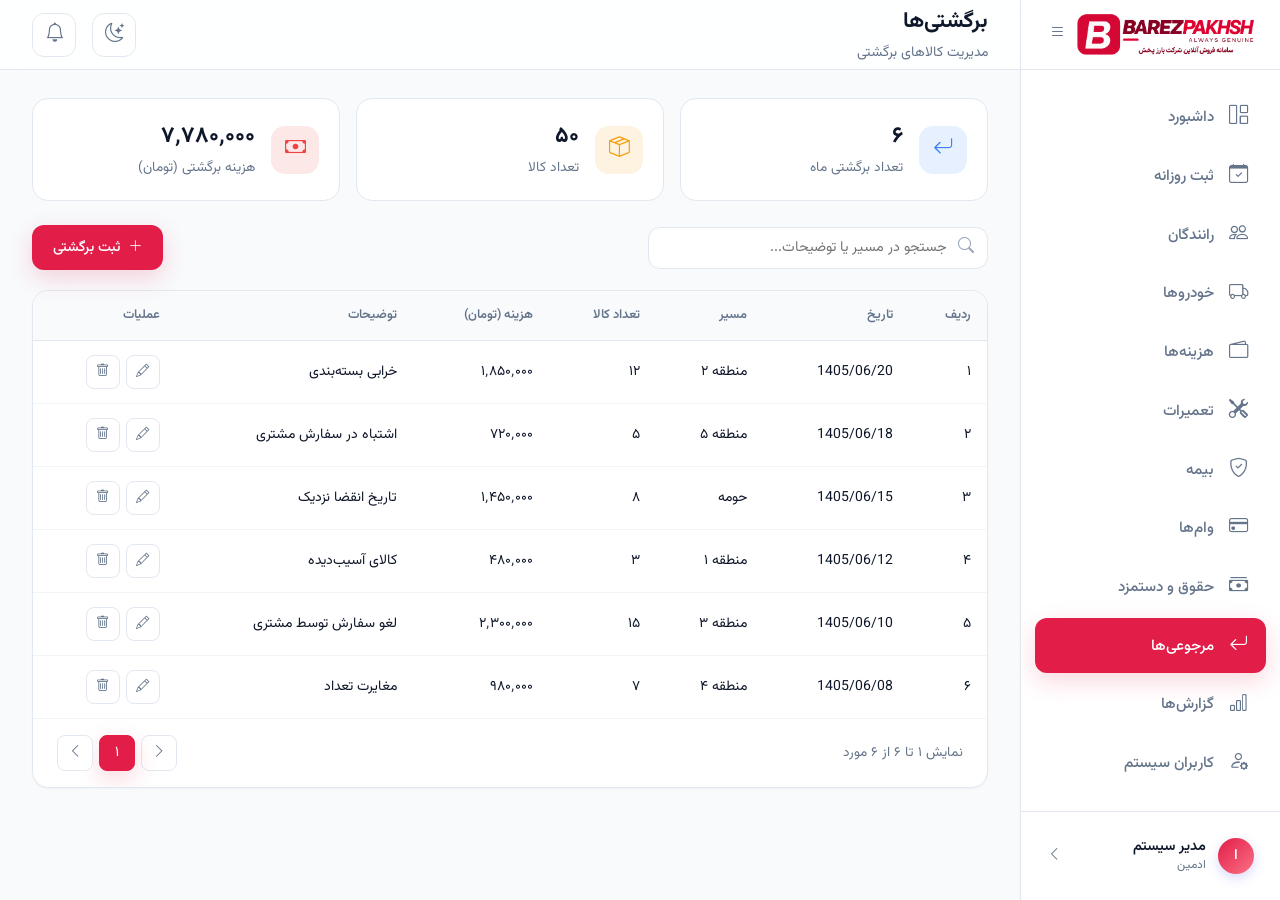
<file: pages/returns.html>
<!DOCTYPE html>
<html lang="fa" dir="rtl">
<head>
  <meta charset="UTF-8">
  <meta name="viewport" content="width=device-width, initial-scale=1.0">
  <title>برگشتی‌ها | بارز پخش</title>
  
  <link href="https://fonts.googleapis.com/css2?family=Vazirmatn:wght@300;400;500;600;700&display=swap" rel="stylesheet">
  <link rel="stylesheet" href="https://cdn.jsdelivr.net/npm/bootstrap-icons@1.11.3/font/bootstrap-icons.min.css">
  
  <link rel="stylesheet" href="../css/variables.css">
  <link rel="stylesheet" href="../css/reset.css">
  <link rel="stylesheet" href="../css/layout.css">
  <link rel="stylesheet" href="../css/sidebar.css">
  <link rel="stylesheet" href="../css/header.css">
  <link rel="stylesheet" href="../css/components.css">
  <link rel="stylesheet" href="../css/forms.css">
  <link rel="stylesheet" href="../css/tables.css">
  <link rel="stylesheet" href="../css/responsive.css">
  <link rel="stylesheet" href="../css/returns.css">
</head>
<body>

  <div class="loading-overlay" id="pageLoader">
    <div class="loader-content">
      <div class="loader-logo"><i class="bi bi-truck"></i></div>
      <div class="loader-text">در حال بارگذاری<span>.</span><span>.</span><span>.</span></div>
    </div>
  </div>

  <div class="sidebar-overlay" id="sidebarOverlay"></div>

  <div class="app">

    <aside class="sidebar">
       <div class="sidebar-header">
  <div class="logo">
 
    <img
      class="logo__img logo__img--full"
      src="../assets/logo/barez-phakhsh-logi.png"
      alt="بارز پخش"
    >

    <img
      class="logo__img logo__img--mini"
      src="../assets/logo/mini-logo.png"
      alt="بارز پخش"
    >
  </div>
  <div class="sidebar-toggle" id="sidebarToggle">
    <i class="bi bi-list"></i>
  </div>
</div>

      <nav class="sidebar-nav">
        <a href="../index.html" class="nav-item"><i class="bi bi-grid-1x2"></i><span>داشبورد</span></a>
        <a href="daily-records.html" class="nav-item"><i class="bi bi-calendar-check"></i><span>ثبت روزانه</span></a>
        <a href="drivers.html" class="nav-item"><i class="bi bi-people"></i><span>رانندگان</span></a>
        <a href="vehicles.html" class="nav-item"><i class="bi bi-truck"></i><span>خودروها</span></a>
        <a href="expenses.html" class="nav-item"><i class="bi bi-wallet2"></i><span>هزینه‌ها</span></a>
        <a href="repairs.html" class="nav-item"><i class="bi bi-tools"></i><span>تعمیرات</span></a>
        <a href="insurance.html" class="nav-item"><i class="bi bi-shield-check"></i><span>بیمه</span></a>
        <a href="loans.html" class="nav-item"><i class="bi bi-credit-card"></i><span>وام‌ها</span></a>
        <a href="payroll.html" class="nav-item"><i class="bi bi-cash-stack"></i><span>حقوق و دستمزد</span></a>
        <a href="returns.html" class="nav-item active"><i class="bi bi-arrow-return-left"></i><span>مرجوعی‌ها</span></a>
        <a href="reports.html" class="nav-item"><i class="bi bi-bar-chart"></i><span>گزارش‌ها</span></a>
                <a href="users.html" class="nav-item">
  <i class="bi bi-person-gear"></i>
  <span>کاربران سیستم</span>
</a>
      </nav>

     
      <div class="sidebar-footer">
  <div class="user-profile" id="userProfileBtn">
    <div class="user-avatar">ا</div>
    <div class="user-info">
      <div class="name">مدیر سیستم</div>
      <div class="role">ادمین</div>
    </div>
    <i class="bi bi-chevron-left user-arrow"></i>
  </div>
</div>

<div class="user-modal-overlay" id="userModalOverlay">
  <div class="user-modal">
    <div class="user-modal-header">
      <h3>پروفایل کاربر</h3>
      <button class="modal-close" id="closeUserModal">
        <i class="bi bi-x-lg"></i>
      </button>
    </div>

    <div class="user-modal-body">

      <div class="profile-view" id="profileView">
        <div class="profile-avatar-large">ا</div>
        <div class="profile-info">
          <div class="profile-item">
            <span class="label">نام و نام خانوادگی</span>
            <span class="value" id="viewName">مدیر سیستم</span>
          </div>
          <div class="profile-item">
            <span class="label">نقش</span>
            <span class="value" id="viewRole">ادمین</span>
          </div>
          <div class="profile-item">
            <span class="label">ایمیل</span>
            <span class="value" id="viewEmail">admin@barezpakhsh.ir</span>
          </div>
          <div class="profile-item">
            <span class="label">شماره تماس</span>
            <span class="value" id="viewPhone">۰۹۱۲۱۲۳۴۵۶۷</span>
          </div>
        </div>
        <button class="btn-edit-profile" id="editProfileBtn">
          <i class="bi bi-pencil-square"></i>
          ویرایش اطلاعات
        </button>
      </div>

      <div class="profile-edit" id="profileEdit" style="display: none;">
        <div class="form-group">
          <label>نام و نام خانوادگی</label>
          <input type="text" id="editName" value="مدیر سیستم">
        </div>
        <div class="form-group">
          <label>نقش</label>
          <input type="text" id="editRole" value="ادمین" disabled>
        </div>
        <div class="form-group">
          <label>ایمیل</label>
          <input type="email" id="editEmail" value="admin@barezpakhsh.ir">
        </div>
        <div class="form-group">
          <label>شماره تماس</label>
          <input type="text" id="editPhone" value="۰۹۱۲۱۲۳۴۵۶۷">
        </div>
        <div class="edit-actions">
          <button class="btn-cancel" id="cancelEditBtn">انصراف</button>
          <button class="btn-save" id="saveProfileBtn">ذخیره تغییرات</button>
        </div>
      </div>
    </div>
  </div>
</div>
    </aside>

    <div class="main-content">
      <header class="header">
        <div class="header-right">
          <button class="mobile-menu-btn" id="mobileMenuBtn"><i class="bi bi-list"></i></button>
          <div class="header-title">
            <h1>برگشتی‌ها</h1>
            <p>مدیریت کالاهای برگشتی</p>
          </div>
        </div>

         <div class="header-left">
  <button class="theme-toggle" id="themeToggle" type="button" title="تغییر تم">
    <i class="bi bi-moon-stars" id="themeIcon"></i>
  </button>


  <div class="notification-box" id="notificationBox">
    <button class="notification-btn" id="notificationBtn" type="button">
      <i class="bi bi-bell"></i>
      <span class="notification-badge" id="notificationBadge" style="display:none;">0</span>
    </button>

    <div class="notification-dropdown" id="notificationDropdown">
      <div class="notification-header">
        <h4>اعلان‌ها</h4>
        <button class="mark-all-read" id="markAllRead" type="button">همه را خواندم</button>
      </div>
      <div class="notification-list" id="notificationList"></div>
    </div>
  </div>
</div>
      </header>

      <div class="page-content">

        <div class="returns-stats">
          <div class="ret-stat-card">
            <div class="ret-icon blue"><i class="bi bi-arrow-return-left"></i></div>
            <div class="ret-info">
              <span class="value" id="statCount">۰</span>
              <span class="label">تعداد برگشتی ماه</span>
            </div>
          </div>
          <div class="ret-stat-card">
            <div class="ret-icon orange"><i class="bi bi-box-seam"></i></div>
            <div class="ret-info">
              <span class="value" id="statItems">۰</span>
              <span class="label">تعداد کالا</span>
            </div>
          </div>
          <div class="ret-stat-card">
            <div class="ret-icon red"><i class="bi bi-cash"></i></div>
            <div class="ret-info">
              <span class="value" id="statCost">۰</span>
              <span class="label">هزینه برگشتی (تومان)</span>
            </div>
          </div>
        </div>

        <div class="page-toolbar">
          <div class="search-box">
            <i class="bi bi-search"></i>
            <input type="text" id="searchReturn" placeholder="جستجو در مسیر یا توضیحات...">
          </div>

          <button class="btn btn-primary" id="addReturnBtn">
            <i class="bi bi-plus-lg"></i>
            ثبت برگشتی
          </button>
        </div>

        <div class="table-card">
          <div class="table-responsive">
            <table class="table">
              <thead>
                <tr>
                  <th>ردیف</th>
                  <th>تاریخ</th>
                  <th>مسیر</th>
                  <th>تعداد کالا</th>
                  <th>هزینه (تومان)</th>
                  <th>توضیحات</th>
                  <th>عملیات</th>
                </tr>
              </thead>
              <tbody id="returnsBody">
              
              </tbody>
            </table>
          </div>

          <div class="table-footer">
            <div class="table-info" id="tableInfo">نمایش ۰ تا ۰ از ۰ مورد</div>
            <div class="pagination" id="pagination"></div>
          </div>
        </div>

      </div>
    </div>
  </div>

  <div class="modal-overlay" id="returnModal">
    <div class="modal">
      <div class="modal-header">
        <h3 id="returnModalTitle">
          <i class="bi bi-plus-circle"></i> ثبت برگشتی جدید
        </h3>
        <button class="modal-close" id="closeReturnModal">
          <i class="bi bi-x-lg"></i>
        </button>
      </div>
      
      <div class="modal-body">
        <form id="returnForm">
          <div class="form-grid" style="grid-template-columns: repeat(2, 1fr);">
            
            <div class="form-group">
              <label>تاریخ</label>
              <input type="text" class="form-control" id="retDate" placeholder="1405/06/25" required>
            </div>

            <div class="form-group">
              <label>مسیر</label>
              <select class="form-control" id="retRoute" required>
                <option value="">انتخاب مسیر</option>
                <option value="منطقه ۱">منطقه ۱</option>
                <option value="منطقه ۲">منطقه ۲</option>
                <option value="منطقه ۳">منطقه ۳</option>
                <option value="منطقه ۴">منطقه ۴</option>
                <option value="منطقه ۵">منطقه ۵</option>
                <option value="حومه">حومه</option>
              </select>
            </div>

            <div class="form-group">
              <label>تعداد کالا</label>
              <input type="number" class="form-control" id="retItems" min="0" placeholder="0" required>
            </div>

            <div class="form-group">
              <label>هزینه (تومان)</label>
              <input type="number" class="form-control" id="retCost" min="0" placeholder="0" required>
            </div>

            <div class="form-group full">
              <label>توضیحات</label>
              <textarea class="form-control" id="retDescription" rows="3" placeholder="دلیل برگشت کالا..."></textarea>
            </div>

          </div>

          <div class="form-actions" style="margin-top: 12px;">
            <button type="button" class="btn btn-secondary" id="cancelReturnModal">انصراف</button>
            <button type="submit" class="btn btn-primary">
              <i class="bi bi-check-lg"></i>
              ذخیره
            </button>
          </div>
        </form>
      </div>
    </div>
  </div>


<button class="scroll-top-btn" id="scrollTopBtn" title="بازگشت به بالا" aria-label="بازگشت به بالا">
  <i class="bi bi-arrow-up"></i>
</button>
  <script src="../js/main.js"></script>
  <script src="../js/returns.js"></script>
  
  <script>


    const userProfileBtn = document.getElementById('userProfileBtn');
const userModalOverlay = document.getElementById('userModalOverlay');
const closeUserModal = document.getElementById('closeUserModal');
const editProfileBtn = document.getElementById('editProfileBtn');
const profileView = document.getElementById('profileView');
const profileEdit = document.getElementById('profileEdit');
const cancelEditBtn = document.getElementById('cancelEditBtn');
const saveProfileBtn = document.getElementById('saveProfileBtn');

userProfileBtn.addEventListener('click', () => {
  userModalOverlay.classList.add('active');
});

function closeModal() {
  userModalOverlay.classList.remove('active');
  profileView.style.display = 'block';
  profileEdit.style.display = 'none';
}

closeUserModal.addEventListener('click', closeModal);

userModalOverlay.addEventListener('click', (e) => {
  if (e.target === userModalOverlay) closeModal();
});

editProfileBtn.addEventListener('click', () => {
  profileView.style.display = 'none';
  profileEdit.style.display = 'block';
});

cancelEditBtn.addEventListener('click', () => {
  profileView.style.display = 'block';
  profileEdit.style.display = 'none';
});

saveProfileBtn.addEventListener('click', () => {
  const name = document.getElementById('editName').value;
  const role = document.getElementById('editRole').value;
  const email = document.getElementById('editEmail').value;
  const phone = document.getElementById('editPhone').value;

  document.getElementById('viewName').textContent = name;
  document.getElementById('viewRole').textContent = role;
  document.getElementById('viewEmail').textContent = email;
  document.getElementById('viewPhone').textContent = phone;

  document.querySelector('.user-info .name').textContent = name;
  document.querySelector('.user-info .role').textContent = role;

  profileView.style.display = 'block';
  profileEdit.style.display = 'none';

  alert('اطلاعات با موفقیت ذخیره شد');
});




const notificationBtn = document.getElementById('notificationBtn');
const notificationDropdown = document.getElementById('notificationDropdown');
const notificationBadge = document.getElementById('notificationBadge');
const markAllRead = document.getElementById('markAllRead');

notificationBtn.addEventListener('click', (e) => {
  e.stopPropagation();
  notificationDropdown.classList.toggle('active');
});

document.addEventListener('click', (e) => {
  if (!e.target.closest('.notification-box')) {
    notificationDropdown.classList.remove('active');
  }
});

markAllRead.addEventListener('click', () => {
  document.querySelectorAll('.notification-item.unread').forEach(item => {
    item.classList.remove('unread');
  });
  notificationBadge.textContent = '0';
  notificationBadge.style.display = 'none';
});
</script>
</body>
</html>
</file>
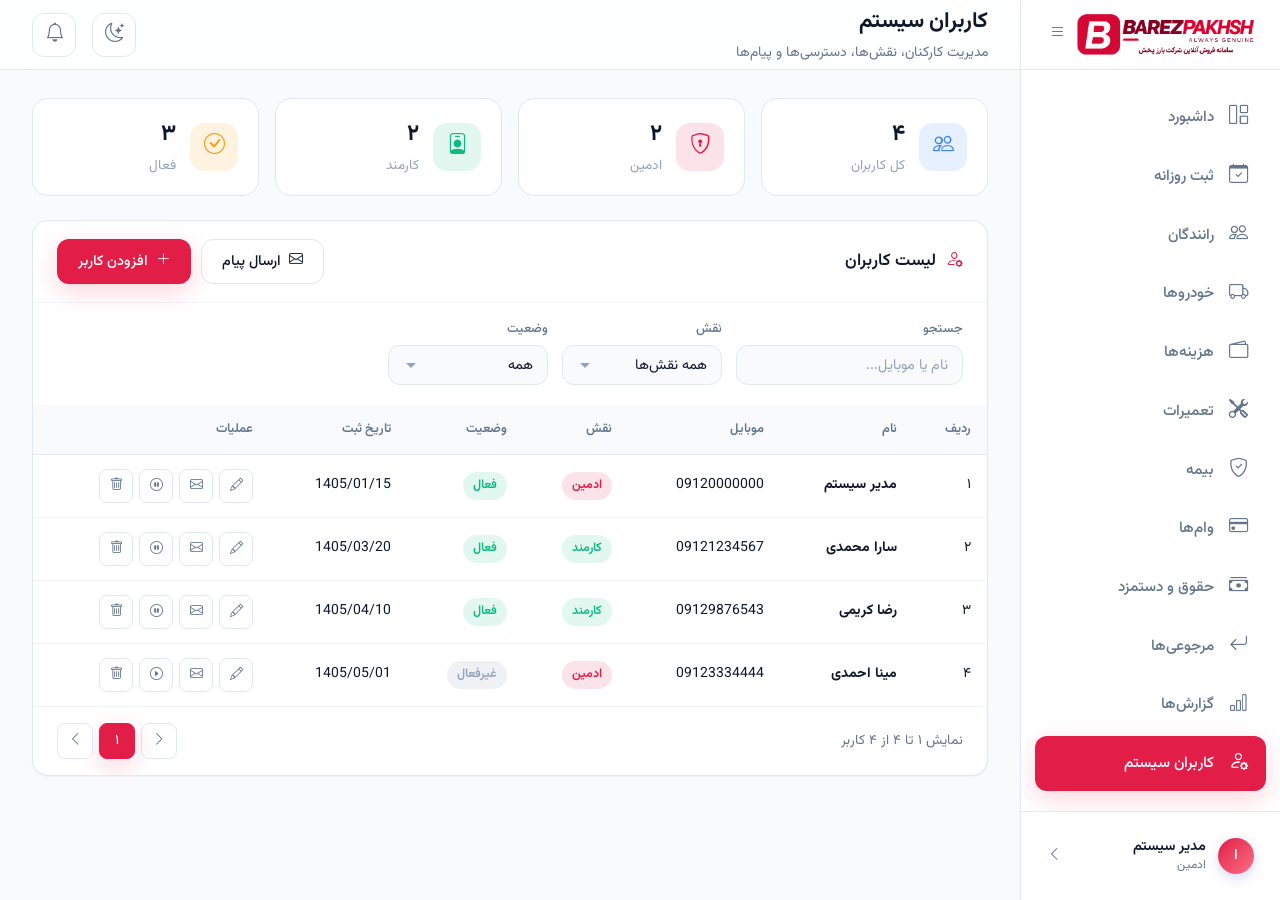
<file: pages/users.html>
<!DOCTYPE html>
<html lang="fa" dir="rtl">
<head>
  <meta charset="UTF-8">
  <meta name="viewport" content="width=device-width, initial-scale=1.0">
  <title>کاربران سیستم | بارز پخش</title>

  <link href="https://fonts.googleapis.com/css2?family=Vazirmatn:wght@300;400;500;600;700&display=swap" rel="stylesheet">
  <link rel="stylesheet" href="https://cdn.jsdelivr.net/npm/bootstrap-icons@1.11.3/font/bootstrap-icons.min.css">

  <link rel="stylesheet" href="../css/variables.css">
  <link rel="stylesheet" href="../css/reset.css">
  <link rel="stylesheet" href="../css/layout.css">
  <link rel="stylesheet" href="../css/sidebar.css">
  <link rel="stylesheet" href="../css/header.css">
  <link rel="stylesheet" href="../css/components.css">
  <link rel="stylesheet" href="../css/forms.css">
  <link rel="stylesheet" href="../css/tables.css">
  <link rel="stylesheet" href="../css/responsive.css">
  <link rel="stylesheet" href="../css/users.css">
</head>
<body>

<div class="loading-overlay" id="pageLoader">
  <div class="loader-content">
    <div class="loader-logo"><i class="bi bi-truck"></i></div>
    <div class="loader-text">در حال بارگذاری<span>.</span><span>.</span><span>.</span></div>
  </div>
</div>

<div class="sidebar-overlay" id="sidebarOverlay"></div>

<div class="app">
  <aside class="sidebar">
    <div class="sidebar-header">
      <div class="logo">
        <img class="logo__img logo__img--full" src="../assets/logo/barez-phakhsh-logi.png" alt="بارز پخش">
        <img class="logo__img logo__img--mini" src="../assets/logo/mini-logo.png" alt="بارز پخش">
      </div>
      <div class="sidebar-toggle" id="sidebarToggle">
        <i class="bi bi-list"></i>
      </div>
    </div>

    <nav class="sidebar-nav">
      <a href="../index.html" class="nav-item"><i class="bi bi-grid-1x2"></i><span>داشبورد</span></a>
      <a href="daily-records.html" class="nav-item"><i class="bi bi-calendar-check"></i><span>ثبت روزانه</span></a>
      <a href="drivers.html" class="nav-item"><i class="bi bi-people"></i><span>رانندگان</span></a>
      <a href="vehicles.html" class="nav-item"><i class="bi bi-truck"></i><span>خودروها</span></a>
      <a href="expenses.html" class="nav-item"><i class="bi bi-wallet2"></i><span>هزینه‌ها</span></a>
      <a href="repairs.html" class="nav-item"><i class="bi bi-tools"></i><span>تعمیرات</span></a>
      <a href="insurance.html" class="nav-item"><i class="bi bi-shield-check"></i><span>بیمه</span></a>
      <a href="loans.html" class="nav-item"><i class="bi bi-credit-card"></i><span>وام‌ها</span></a>
      <a href="payroll.html" class="nav-item"><i class="bi bi-cash-stack"></i><span>حقوق و دستمزد</span></a>
      <a href="returns.html" class="nav-item"><i class="bi bi-arrow-return-left"></i><span>مرجوعی‌ها</span></a>
      <a href="reports.html" class="nav-item"><i class="bi bi-bar-chart"></i><span>گزارش‌ها</span></a>
      <a href="users.html" class="nav-item active"><i class="bi bi-person-gear"></i><span>کاربران سیستم</span></a>
    </nav>

    <div class="sidebar-footer">
      <div class="user-profile" id="userProfileBtn">
        <div class="user-avatar">ا</div>
        <div class="user-info">
          <div class="name">مدیر سیستم</div>
          <div class="role">ادمین</div>
        </div>
        <i class="bi bi-chevron-left user-arrow"></i>
      </div>
    </div>
  </aside>

  
  <div class="user-modal-overlay" id="userModalOverlay">
    <div class="user-modal">
      <div class="user-modal-header">
        <h3>پروفایل کاربر</h3>
        <button class="modal-close" id="closeProfileModal" type="button"><i class="bi bi-x-lg"></i></button>
      </div>
      <div class="user-modal-body">
        <div class="profile-view" id="profileView">
          <div class="profile-avatar-large">ا</div>
          <div class="profile-info">
            <div class="profile-item">
              <span class="label">نام و نام خانوادگی</span>
              <span class="value" id="viewName">مدیر سیستم</span>
            </div>
            <div class="profile-item">
              <span class="label">نقش</span>
              <span class="value" id="viewRole">ادمین</span>
            </div>
            <div class="profile-item">
              <span class="label">ایمیل</span>
              <span class="value" id="viewEmail">admin@barezpakhsh.ir</span>
            </div>
            <div class="profile-item">
              <span class="label">شماره تماس</span>
              <span class="value" id="viewPhone">۰۹۱۲۱۲۳۴۵۶۷</span>
            </div>
          </div>
          <button class="btn-edit-profile" id="editProfileBtn" type="button">
            <i class="bi bi-pencil-square"></i> ویرایش اطلاعات
          </button>
        </div>
        <div class="profile-edit" id="profileEdit" style="display:none;">
          <div class="form-group">
            <label>نام و نام خانوادگی</label>
            <input type="text" id="editName" value="مدیر سیستم">
          </div>
          <div class="form-group">
            <label>نقش</label>
            <input type="text" id="editRole" value="ادمین" disabled>
          </div>
          <div class="form-group">
            <label>ایمیل</label>
            <input type="email" id="editEmail" value="admin@barezpakhsh.ir">
          </div>
          <div class="form-group">
            <label>شماره تماس</label>
            <input type="text" id="editPhone" value="۰۹۱۲۱۲۳۴۵۶۷">
          </div>
          <div class="edit-actions">
            <button class="btn-cancel" id="cancelEditBtn" type="button">انصراف</button>
            <button class="btn-save" id="saveProfileBtn" type="button">ذخیره تغییرات</button>
          </div>
        </div>
      </div>
    </div>
  </div>

  <div class="main-content">
    <header class="header">
      <div class="header-right">
        <button class="mobile-menu-btn" id="mobileMenuBtn" type="button" aria-label="منو">
          <i class="bi bi-list"></i>
        </button>
        <div class="header-title">
          <h1>کاربران سیستم</h1>
          <p>مدیریت کارکنان، نقش‌ها، دسترسی‌ها و پیام‌ها</p>
        </div>
      </div>
      <div class="header-left">
        <button class="theme-toggle" id="themeToggle" type="button" title="تغییر تم">
          <i class="bi bi-moon-stars" id="themeIcon"></i>
        </button>

        <div class="notification-box" id="notificationBox">
          <button class="notification-btn" id="notificationBtn" type="button">
            <i class="bi bi-bell"></i>
            <span class="notification-badge" id="notificationBadge" style="display:none;">0</span>
          </button>
          <div class="notification-dropdown" id="notificationDropdown">
            <div class="notification-header">
              <h4>اعلان‌ها</h4>
              <button class="mark-all-read" id="markAllRead" type="button">همه را خواندم</button>
            </div>
            <div class="notification-list" id="notificationList"></div>
          </div>
        </div>
      </div>
    </header>

    <div class="page-content">

      <div class="users-stats" id="usersStats">
        <div class="u-stat-card">
          <div class="u-stat-icon total"><i class="bi bi-people"></i></div>
          <div class="u-stat-info">
            <span class="value" id="statTotal">۰</span>
            <span class="label">کل کاربران</span>
          </div>
        </div>
        <div class="u-stat-card">
          <div class="u-stat-icon admin"><i class="bi bi-shield-lock"></i></div>
          <div class="u-stat-info">
            <span class="value" id="statAdmin">۰</span>
            <span class="label">ادمین</span>
          </div>
        </div>
        <div class="u-stat-card">
          <div class="u-stat-icon staff"><i class="bi bi-person-badge"></i></div>
          <div class="u-stat-info">
            <span class="value" id="statStaff">۰</span>
            <span class="label">کارمند</span>
          </div>
        </div>
        <div class="u-stat-card">
          <div class="u-stat-icon active"><i class="bi bi-check-circle"></i></div>
          <div class="u-stat-info">
            <span class="value" id="statActive">۰</span>
            <span class="label">فعال</span>
          </div>
        </div>
      </div>

      <div class="table-card">
        <div class="table-header">
          <h3><i class="bi bi-person-gear"></i> لیست کاربران</h3>
          <div class="table-header-actions">
            <button class="btn btn-secondary" id="sendMsgBtn" type="button">
              <i class="bi bi-envelope"></i>
              ارسال پیام
            </button>
            <button class="btn btn-primary" id="addUserBtn" type="button">
              <i class="bi bi-plus-lg"></i>
              افزودن کاربر
            </button>
          </div>
        </div>

        <div class="users-filters">
          <div class="filter-bar">
            <div class="filter-group">
              <label>جستجو</label>
              <input type="text" class="form-control" id="searchUser" placeholder="نام یا موبایل...">
            </div>
            <div class="filter-group">
              <label>نقش</label>
              <select class="form-control" id="filterRole">
                <option value="">همه نقش‌ها</option>
                <option value="admin">ادمین</option>
                <option value="staff">کارمند</option>
              </select>
            </div>
            <div class="filter-group">
              <label>وضعیت</label>
              <select class="form-control" id="filterStatus">
                <option value="">همه</option>
                <option value="active">فعال</option>
                <option value="inactive">غیرفعال</option>
              </select>
            </div>
          </div>
        </div>

        <div class="table-responsive">
          <table class="table">
            <thead>
              <tr>
                <th>ردیف</th>
                <th>نام</th>
                <th>موبایل</th>
                <th>نقش</th>
                <th>وضعیت</th>
                <th>تاریخ ثبت</th>
                <th>عملیات</th>
              </tr>
            </thead>
            <tbody id="usersBody"></tbody>
          </table>
        </div>

        <div class="table-footer">
          <div class="table-info" id="tableInfo">نمایش ۰ تا ۰ از ۰ کاربر</div>
          <div class="pagination" id="pagination"></div>
        </div>
      </div>

    </div>
  </div>
</div>


<div class="modal-overlay" id="userModal">
  <div class="modal">
    <div class="modal-header">
      <h3 id="userModalTitle"><i class="bi bi-plus-circle"></i> افزودن کاربر جدید</h3>
      <button class="modal-close" id="closeUserModal" type="button"><i class="bi bi-x-lg"></i></button>
    </div>
    <div class="modal-body">
      <form id="userForm">
        <div class="form-grid form-grid-2">
          <div class="form-group">
            <label>نام و نام خانوادگی</label>
            <input type="text" class="form-control" id="userName" placeholder="مثال: علی رضایی" required>
          </div>
          <div class="form-group">
            <label>شماره موبایل</label>
            <input type="text" class="form-control" id="userPhone" placeholder="0912xxxxxxx" required>
          </div>
          <div class="form-group">
            <label>رمز عبور</label>
            <input type="password" class="form-control" id="userPassword" placeholder="حداقل ۶ کاراکتر">
            <small class="form-hint" id="passwordHint">در ویرایش خالی بگذارید تا تغییر نکند</small>
          </div>
          <div class="form-group">
            <label>نقش</label>
            <select class="form-control" id="userRole" required>
              <option value="staff">کارمند</option>
              <option value="admin">ادمین</option>
            </select>
          </div>
          <div class="form-group">
            <label>وضعیت</label>
            <select class="form-control" id="userStatus" required>
              <option value="active">فعال</option>
              <option value="inactive">غیرفعال</option>
            </select>
          </div>
        </div>
        <div class="form-actions">
          <button type="button" class="btn btn-secondary" id="cancelUserModal">انصراف</button>
          <button type="submit" class="btn btn-primary">
            <i class="bi bi-check-lg"></i> ذخیره
          </button>
        </div>
      </form>
    </div>
  </div>
</div>


<div class="modal-overlay" id="messageModal">
  <div class="modal">
    <div class="modal-header">
      <h3><i class="bi bi-envelope"></i> ارسال پیام به کارمند</h3>
      <button class="modal-close" id="closeMessageModal" type="button"><i class="bi bi-x-lg"></i></button>
    </div>
    <div class="modal-body">
      <form id="messageForm">
        <div class="form-group">
          <label>گیرنده</label>
          <select class="form-control" id="msgToUser" required>
            <option value="">انتخاب کاربر...</option>
          </select>
        </div>
        <div class="form-group">
          <label>عنوان</label>
          <input type="text" class="form-control" id="msgTitle" placeholder="عنوان پیام" required>
        </div>
        <div class="form-group">
          <label>متن پیام</label>
          <textarea class="form-control" id="msgBody" rows="4" placeholder="متن پیام..." required></textarea>
        </div>
        <div class="form-actions">
          <button type="button" class="btn btn-secondary" id="cancelMessageModal">انصراف</button>
          <button type="submit" class="btn btn-primary">
            <i class="bi bi-send"></i> ارسال
          </button>
        </div>
      </form>
    </div>
  </div>
</div>

<button class="scroll-top-btn" id="scrollTopBtn" type="button" title="بازگشت به بالا">
  <i class="bi bi-arrow-up"></i>
</button>

<script src="../js/main.js"></script>
<script src="../js/users.js"></script>
<script src="../js/notifications.js"></script>

</body>
</html>
</file>
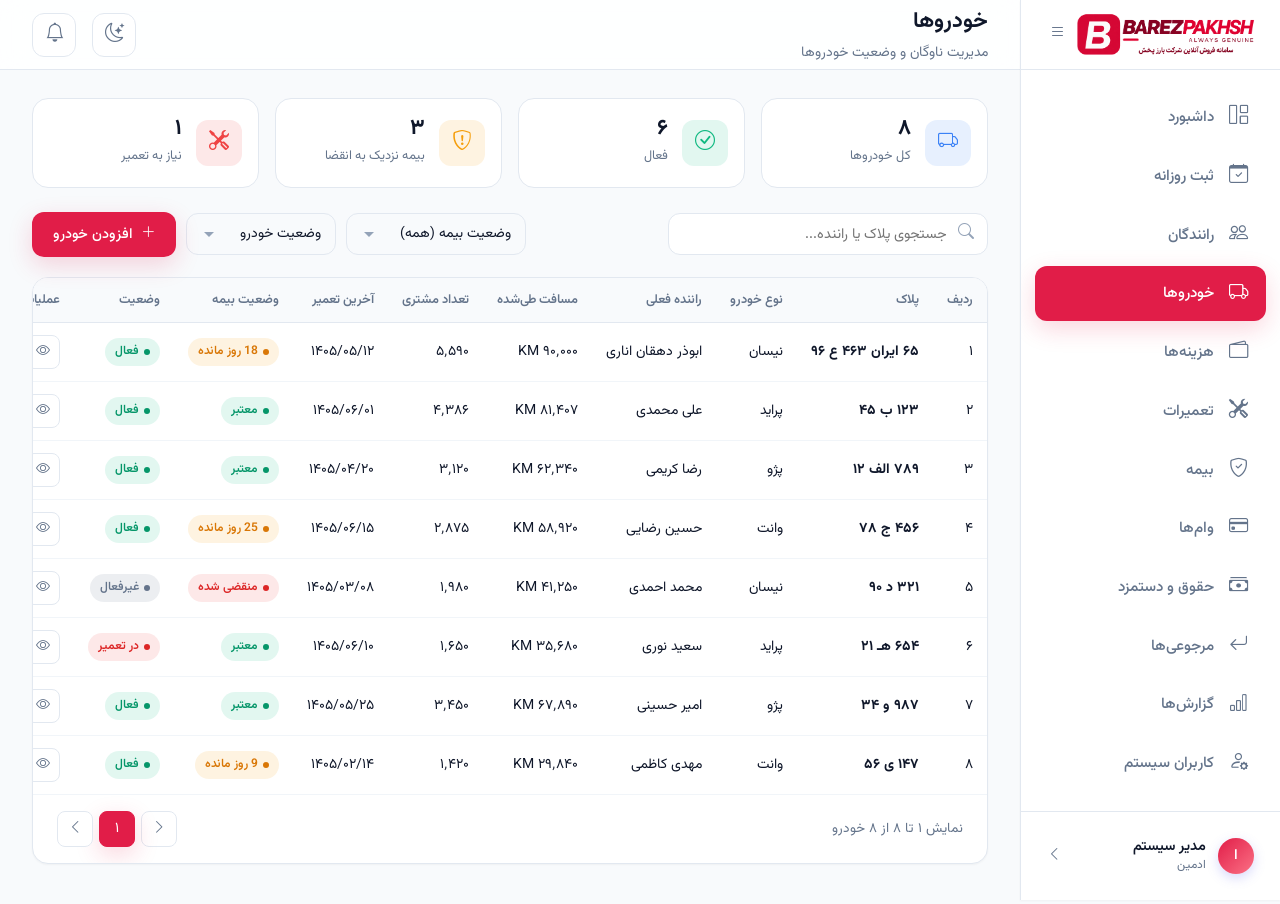
<file: pages/vehicles.html>
<!DOCTYPE html>
<html lang="fa" dir="rtl">
<head>
  <meta charset="UTF-8">
  <meta name="viewport" content="width=device-width, initial-scale=1.0">
  <title>خودروها | بارز پخش</title>
  
  <link href="https://fonts.googleapis.com/css2?family=Vazirmatn:wght@300;400;500;600;700&display=swap" rel="stylesheet">
  
  <link rel="stylesheet" href="https://cdn.jsdelivr.net/npm/bootstrap-icons@1.11.3/font/bootstrap-icons.min.css">
  
  <link rel="stylesheet" href="../css/variables.css">
  <link rel="stylesheet" href="../css/reset.css">
  <link rel="stylesheet" href="../css/layout.css">
  <link rel="stylesheet" href="../css/sidebar.css">
  <link rel="stylesheet" href="../css/header.css">
  <link rel="stylesheet" href="../css/components.css">
  <link rel="stylesheet" href="../css/forms.css">
  <link rel="stylesheet" href="../css/tables.css">
  <link rel="stylesheet" href="../css/responsive.css">
  <link rel="stylesheet" href="../css/vehicles.css">
</head>
<body>

  <div class="loading-overlay" id="pageLoader">
    <div class="loader-content">
      <div class="loader-logo">
        <i class="bi bi-truck"></i>
      </div>
      <div class="loader-text">
        در حال بارگذاری
        <span>.</span><span>.</span><span>.</span>
      </div>
    </div>
  </div>


<div class="modal-overlay" id="vehicleModal">
  <div class="modal">
    <div class="modal-header">
      <h3 id="vehicleModalTitle">
        <i class="bi bi-plus-circle"></i> افزودن خودرو جدید
      </h3>
      <button class="modal-close" id="closeVehicleModal">
        <i class="bi bi-x-lg"></i>
      </button>
    </div>
    
    <div class="modal-body">
      <form id="vehicleForm">
        <div class="form-grid" style="grid-template-columns: repeat(2, 1fr);">
          
          <div class="form-group">
            <label>پلاک</label>
            <input type="text" class="form-control" id="vehPlate" placeholder="۶۵ ایران ۴۶۳ ع ۹۶" required>
          </div>

          <div class="form-group">
            <label>نوع خودرو</label>
            <select class="form-control" id="vehType" required>
              <option value="">انتخاب کنید</option>
              <option value="نیسان">نیسان</option>
              <option value="پراید">پراید</option>
              <option value="پژو">پژو</option>
              <option value="وانت">وانت</option>
              <option value="سایر">سایر</option>
            </select>
          </div>

          <div class="form-group">
            <label>راننده فعلی</label>
            <select class="form-control" id="vehDriver">
              <option value="">بدون راننده</option>
              <option value="ابوذر دهقان اناری">ابوذر دهقان اناری</option>
              <option value="علی محمدی">علی محمدی</option>
              <option value="رضا کریمی">رضا کریمی</option>
              <option value="حسین رضایی">حسین رضایی</option>
              <option value="سعید نوری">سعید نوری</option>
              <option value="محمد احمدی">محمد احمدی</option>
              <option value="امیر حسینی">امیر حسینی</option>
              <option value="مهدی کاظمی">مهدی کاظمی</option>
            </select>
          </div>

          <div class="form-group">
            <label>وضعیت خودرو</label>
            <select class="form-control" id="vehStatus" required>
              <option value="active">فعال</option>
              <option value="inactive">غیرفعال</option>
              <option value="repair">در تعمیر</option>
            </select>
          </div>

          <div class="form-group">
            <label>مسافت طی‌شده (km)</label>
            <input type="number" class="form-control" id="vehDistance" min="0" value="0">
          </div>

          <div class="form-group">
            <label>تعداد مشتری</label>
            <input type="number" class="form-control" id="vehCustomers" min="0" value="0">
          </div>

          <div class="form-group">
            <label>آخرین تعمیر</label>
            <input type="text" class="form-control" id="vehLastRepair" placeholder="1405/06/15">
          </div>

          <div class="form-group">
            <label>وضعیت بیمه</label>
            <select class="form-control" id="vehInsurance" required>
              <option value="valid">معتبر</option>
              <option value="expiring">نزدیک به انقضا</option>
              <option value="expired">منقضی شده</option>
            </select>
          </div>

        </div>

        <div class="form-actions" style="margin-top: 12px;">
          <button type="button" class="btn btn-secondary" id="cancelVehicleModal">انصراف</button>
          <button type="submit" class="btn btn-primary">
            <i class="bi bi-check-lg"></i>
            ذخیره
          </button>
        </div>
      </form>
    </div>
  </div>
</div>

<div class="sidebar-overlay" id="sidebarOverlay"></div>

  <div class="app">
    <aside class="sidebar">
      <div class="sidebar-header">
  <div class="logo">

    <img
      class="logo__img logo__img--full"
      src="../assets/logo/barez-phakhsh-logi.png"
      alt="بارز پخش"
    >
    <img
      class="logo__img logo__img--mini"
      src="../assets/logo/mini-logo.png"
      alt="بارز پخش"
    >
  </div>
  <div class="sidebar-toggle" id="sidebarToggle">
    <i class="bi bi-list"></i>
  </div>
</div>

      <nav class="sidebar-nav">
        <a href="../index.html" class="nav-item">
          <i class="bi bi-grid-1x2"></i>
          <span>داشبورد</span>
        </a>
        <a href="daily-records.html" class="nav-item">
          <i class="bi bi-calendar-check"></i>
          <span>ثبت روزانه</span>
        </a>
        <a href="drivers.html" class="nav-item">
          <i class="bi bi-people"></i>
          <span>رانندگان</span>
        </a>
        <a href="vehicles.html" class="nav-item active">
          <i class="bi bi-truck"></i>
          <span>خودروها</span>
        </a>
        <a href="expenses.html" class="nav-item">
          <i class="bi bi-wallet2"></i>
          <span>هزینه‌ها</span>
        </a>
        <a href="repairs.html" class="nav-item">
          <i class="bi bi-tools"></i>
          <span>تعمیرات</span>
        </a>
        <a href="insurance.html" class="nav-item">
          <i class="bi bi-shield-check"></i>
          <span>بیمه</span>
        </a>
        <a href="loans.html" class="nav-item">
          <i class="bi bi-credit-card"></i>
          <span>وام‌ها</span>
        </a>
        <a href="payroll.html" class="nav-item">
          <i class="bi bi-cash-stack"></i>
          <span>حقوق و دستمزد</span>
        </a>
        <a href="returns.html" class="nav-item">
          <i class="bi bi-arrow-return-left"></i>
          <span>مرجوعی‌ها</span>
        </a>
        <a href="reports.html" class="nav-item">
          <i class="bi bi-bar-chart"></i>
          <span>گزارش‌ها</span>
        </a>
                <a href="users.html" class="nav-item">
  <i class="bi bi-person-gear"></i>
  <span>کاربران سیستم</span>
</a>
      </nav>

    
      <div class="sidebar-footer">
  <div class="user-profile" id="userProfileBtn">
    <div class="user-avatar">ا</div>
    <div class="user-info">
      <div class="name">مدیر سیستم</div>
      <div class="role">ادمین</div>
    </div>
    <i class="bi bi-chevron-left user-arrow"></i>
  </div>
</div>

<div class="user-modal-overlay" id="userModalOverlay">
  <div class="user-modal">
    <div class="user-modal-header">
      <h3>پروفایل کاربر</h3>
      <button class="modal-close" id="closeUserModal">
        <i class="bi bi-x-lg"></i>
      </button>
    </div>

    <div class="user-modal-body">
      <div class="profile-view" id="profileView">
        <div class="profile-avatar-large">ا</div>
        <div class="profile-info">
          <div class="profile-item">
            <span class="label">نام و نام خانوادگی</span>
            <span class="value" id="viewName">مدیر سیستم</span>
          </div>
          <div class="profile-item">
            <span class="label">نقش</span>
            <span class="value" id="viewRole">ادمین</span>
          </div>
          <div class="profile-item">
            <span class="label">ایمیل</span>
            <span class="value" id="viewEmail">admin@barezpakhsh.ir</span>
          </div>
          <div class="profile-item">
            <span class="label">شماره تماس</span>
            <span class="value" id="viewPhone">۰۹۱۲۱۲۳۴۵۶۷</span>
          </div>
        </div>
        <button class="btn-edit-profile" id="editProfileBtn">
          <i class="bi bi-pencil-square"></i>
          ویرایش اطلاعات
        </button>
      </div>

      <div class="profile-edit" id="profileEdit" style="display: none;">
        <div class="form-group">
          <label>نام و نام خانوادگی</label>
          <input type="text" id="editName" value="مدیر سیستم">
        </div>
        <div class="form-group">
          <label>نقش</label>
          <input type="text" id="editRole" value="ادمین" disabled>
        </div>
        <div class="form-group">
          <label>ایمیل</label>
          <input type="email" id="editEmail" value="admin@barezpakhsh.ir">
        </div>
        <div class="form-group">
          <label>شماره تماس</label>
          <input type="text" id="editPhone" value="۰۹۱۲۱۲۳۴۵۶۷">
        </div>
        <div class="edit-actions">
          <button class="btn-cancel" id="cancelEditBtn">انصراف</button>
          <button class="btn-save" id="saveProfileBtn">ذخیره تغییرات</button>
        </div>
      </div>
    </div>
  </div>
</div>
    </aside>

    <div class="main-content">
  
      <header class="header">
        <div class="header-right">
          <button class="mobile-menu-btn" id="mobileMenuBtn" aria-label="منو">
              <i class="bi bi-list"></i>
          </button>
          <div class="header-title">
            <h1>خودروها</h1>
            <p>مدیریت ناوگان و وضعیت خودروها</p>
          </div>
        </div>

          <div class="header-left">
  <button class="theme-toggle" id="themeToggle" type="button" title="تغییر تم">
    <i class="bi bi-moon-stars" id="themeIcon"></i>
  </button>

  <!-- باکس اعلان -->
  <div class="notification-box" id="notificationBox">
    <button class="notification-btn" id="notificationBtn" type="button">
      <i class="bi bi-bell"></i>
      <span class="notification-badge" id="notificationBadge" style="display:none;">0</span>
    </button>

    <div class="notification-dropdown" id="notificationDropdown">
      <div class="notification-header">
        <h4>اعلان‌ها</h4>
        <button class="mark-all-read" id="markAllRead" type="button">همه را خواندم</button>
      </div>
      <div class="notification-list" id="notificationList"></div>
    </div>
  </div>
</div>
      </header>

      <div class="page-content">

        <div class="vehicles-stats">
          <div class="v-stat-card">
            <div class="v-stat-icon blue"><i class="bi bi-truck"></i></div>
            <div class="v-stat-info">
              <span class="value" id="totalVehicles">۰</span>
              <span class="label">کل خودروها</span>
            </div>
          </div>
          <div class="v-stat-card">
            <div class="v-stat-icon green"><i class="bi bi-check-circle"></i></div>
            <div class="v-stat-info">
              <span class="value" id="activeVehicles">۰</span>
              <span class="label">فعال</span>
            </div>
          </div>
          <div class="v-stat-card">
            <div class="v-stat-icon orange"><i class="bi bi-shield-exclamation"></i></div>
            <div class="v-stat-info">
              <span class="value" id="expiringInsurance">۰</span>
              <span class="label">بیمه نزدیک به انقضا</span>
            </div>
          </div>
          <div class="v-stat-card">
            <div class="v-stat-icon red"><i class="bi bi-tools"></i></div>
            <div class="v-stat-info">
              <span class="value" id="needRepair">۰</span>
              <span class="label">نیاز به تعمیر</span>
            </div>
          </div>
        </div>

        <div class="page-toolbar">
          <div class="search-box">
            <i class="bi bi-search"></i>
            <input type="text" id="searchVehicle" placeholder="جستجوی پلاک یا راننده...">
          </div>

          <div class="toolbar-filters">
            <select id="filterInsurance" class="form-control" style="width: 180px; height: 42px;">
              <option value="">وضعیت بیمه (همه)</option>
              <option value="valid">معتبر</option>
              <option value="expiring">نزدیک به انقضا</option>
              <option value="expired">منقضی شده</option>
            </select>

            <select id="filterStatus" class="form-control" style="width: 150px; height: 42px;">
              <option value="">وضعیت خودرو</option>
              <option value="active">فعال</option>
              <option value="inactive">غیرفعال</option>
              <option value="repair">در تعمیر</option>
            </select>

          <button class="btn btn-primary" id="addVehicleBtn">
            <i class="bi bi-plus-lg"></i>
            افزودن خودرو
          </button>
          </div>
        </div>

        <div class="table-card">
          <div class="table-responsive">
            <table class="table" id="vehiclesTable">
              <thead>
                <tr>
                  <th>ردیف</th>
                  <th>پلاک</th>
                  <th>نوع خودرو</th>
                  <th>راننده فعلی</th>
                  <th>مسافت طی‌شده</th>
                  <th>تعداد مشتری</th>
                  <th>آخرین تعمیر</th>
                  <th>وضعیت بیمه</th>
                  <th>وضعیت</th>
                  <th>عملیات</th>
                </tr>
              </thead>
              <tbody id="vehiclesBody">
              </tbody>
            </table>
          </div>

          <div class="table-footer">
            <div class="table-info" id="tableInfo">نمایش ۰ تا ۰ از ۰ خودرو</div>
            <div class="pagination" id="pagination"></div>
          </div>
        </div>

      </div>
    </div>
  </div>

<button class="scroll-top-btn" id="scrollTopBtn" title="بازگشت به بالا" aria-label="بازگشت به بالا">
  <i class="bi bi-arrow-up"></i>
</button>
  <script src="../js/main.js"></script>
  <script src="../js/vehicles.js"></script>

  <script>
    

    const userProfileBtn = document.getElementById('userProfileBtn');
const userModalOverlay = document.getElementById('userModalOverlay');
const closeUserModal = document.getElementById('closeUserModal');
const editProfileBtn = document.getElementById('editProfileBtn');
const profileView = document.getElementById('profileView');
const profileEdit = document.getElementById('profileEdit');
const cancelEditBtn = document.getElementById('cancelEditBtn');
const saveProfileBtn = document.getElementById('saveProfileBtn');

userProfileBtn.addEventListener('click', () => {
  userModalOverlay.classList.add('active');
});


function closeModal() {
  userModalOverlay.classList.remove('active');
  profileView.style.display = 'block';
  profileEdit.style.display = 'none';
}

closeUserModal.addEventListener('click', closeModal);

userModalOverlay.addEventListener('click', (e) => {
  if (e.target === userModalOverlay) closeModal();
});

editProfileBtn.addEventListener('click', () => {
  profileView.style.display = 'none';
  profileEdit.style.display = 'block';
});

cancelEditBtn.addEventListener('click', () => {
  profileView.style.display = 'block';
  profileEdit.style.display = 'none';
});


saveProfileBtn.addEventListener('click', () => {
  const name = document.getElementById('editName').value;
  const role = document.getElementById('editRole').value;
  const email = document.getElementById('editEmail').value;
  const phone = document.getElementById('editPhone').value;

  document.getElementById('viewName').textContent = name;
  document.getElementById('viewRole').textContent = role;
  document.getElementById('viewEmail').textContent = email;
  document.getElementById('viewPhone').textContent = phone;

  document.querySelector('.user-info .name').textContent = name;
  document.querySelector('.user-info .role').textContent = role;

  profileView.style.display = 'block';
  profileEdit.style.display = 'none';

  alert('اطلاعات با موفقیت ذخیره شد');
});






const notificationBtn = document.getElementById('notificationBtn');
const notificationDropdown = document.getElementById('notificationDropdown');
const notificationBadge = document.getElementById('notificationBadge');
const markAllRead = document.getElementById('markAllRead');

notificationBtn.addEventListener('click', (e) => {
  e.stopPropagation();
  notificationDropdown.classList.toggle('active');
});

document.addEventListener('click', (e) => {
  if (!e.target.closest('.notification-box')) {
    notificationDropdown.classList.remove('active');
  }
});

markAllRead.addEventListener('click', () => {
  document.querySelectorAll('.notification-item.unread').forEach(item => {
    item.classList.remove('unread');
  });
  notificationBadge.textContent = '0';
  notificationBadge.style.display = 'none';
});

  </script>
</body>
</html>
</file>
<file: css/login.css>
*,
*::before,
*::after {
  box-sizing: border-box;
  margin: 0;
  padding: 0;
}

:root {
  --primary: #e11d48;
  --primary-hover: #be123c;
  --primary-soft: rgba(225, 29, 72, 0.12);
  --text: #0f172a;
  --text-muted: #64748b;
  --border: rgba(255, 255, 255, 0.35);
  --card: rgba(255, 255, 255, 0.82);
}

html, body {
  height: 100%;
}

body {
  font-family: 'Vazirmatn', system-ui, sans-serif;
  color: var(--text);
  overflow-x: hidden;
  min-height: 100vh;
}

.login-bg {
  position: fixed;
  inset: 0;
  z-index: 0;
  background: linear-gradient(135deg, #fff1f2 0%, #f8fafc 40%, #ffe4e6 100%);
  overflow: hidden;
}

.orb {
  position: absolute;
  border-radius: 50%;
  filter: blur(60px);
  opacity: 0.55;
  animation: float 12s ease-in-out infinite;
}

.orb-1 {
  width: 380px;
  height: 380px;
  background: #fb7185;
  top: -80px;
  right: -60px;
  animation-delay: 0s;
}

.orb-2 {
  width: 320px;
  height: 320px;
  background: #fda4af;
  bottom: -100px;
  left: -40px;
  animation-delay: -4s;
}

.orb-3 {
  width: 220px;
  height: 220px;
  background: #fecdd3;
  top: 40%;
  left: 45%;
  animation-delay: -7s;
}

@keyframes float {
  0%, 100% { transform: translate(0, 0) scale(1); }
  33% { transform: translate(30px, -40px) scale(1.06); }
  66% { transform: translate(-25px, 20px) scale(0.96); }
}

.grid-overlay {
  position: absolute;
  inset: 0;
  background-image:
    linear-gradient(rgba(225, 29, 72, 0.04) 1px, transparent 1px),
    linear-gradient(90deg, rgba(225, 29, 72, 0.04) 1px, transparent 1px);
  background-size: 48px 48px;
  mask-image: radial-gradient(ellipse 70% 60% at 50% 50%, #000 20%, transparent 100%);
}

.login-wrapper {
  position: relative;
  z-index: 1;
  min-height: 100vh;
  display: flex;
  align-items: center;
  justify-content: center;
  padding: 24px;
}

.login-card {
  width: 100%;
  max-width: 420px;
  padding: 36px 32px 28px;
  border-radius: 24px;
  background: var(--card);
  border: 1px solid var(--border);
  backdrop-filter: blur(20px);
  -webkit-backdrop-filter: blur(20px);
  box-shadow:
    0 24px 60px rgba(15, 23, 42, 0.1),
    0 0 0 1px rgba(255, 255, 255, 0.5) inset;
  animation: cardIn 0.7s cubic-bezier(0.22, 1, 0.36, 1) both;
}

@keyframes cardIn {
  from {
    opacity: 0;
    transform: translateY(28px) scale(0.96);
  }
  to {
    opacity: 1;
    transform: translateY(0) scale(1);
  }
}

.login-brand {
  text-align: center;
  margin-bottom: 28px;
}

.brand-icon {
  width: 64px;
  height: 64px;
  margin: 0 auto 14px;
  border-radius: 18px;
  display: flex;
  align-items: center;
  justify-content: center;
  font-size: 1.75rem;
  color: #fff;
  background: linear-gradient(135deg, #fb7185, var(--primary));
  box-shadow: 0 12px 28px rgba(225, 29, 72, 0.35);
  animation: pulseIcon 2.5s ease-in-out infinite;
}

@keyframes pulseIcon {
  0%, 100% { transform: scale(1); box-shadow: 0 12px 28px rgba(225, 29, 72, 0.35); }
  50% { transform: scale(1.04); box-shadow: 0 16px 36px rgba(225, 29, 72, 0.45); }
}

.login-brand h1 {
  font-size: 1.5rem;
  font-weight: 700;
  margin-bottom: 6px;
  color: var(--text);
}

.login-brand p {
  font-size: 0.88rem;
  color: var(--text-muted);
}

.login-form {
  display: flex;
  flex-direction: column;
  gap: 18px;
}

.field label {
  display: block;
  margin-bottom: 8px;
  font-size: 0.85rem;
  font-weight: 600;
  color: var(--text);
  transition: color 0.25s ease;
}

.field.focused label {
  color: var(--primary);
}

.input-wrap {
  position: relative;
  display: flex;
  align-items: center;
}

.input-icon {
  position: absolute;
  right: 14px;
  color: var(--text-muted);
  font-size: 1.1rem;
  pointer-events: none;
  transition: color 0.25s ease, transform 0.25s ease;
  z-index: 1;
}

.field.focused .input-icon {
  color: var(--primary);
  transform: scale(1.08);
}

.input-wrap input {
  width: 100%;
  height: 50px;
  padding: 0 44px 0 44px;
  border: 1.5px solid #e2e8f0;
  border-radius: 14px;
  background: rgba(255, 255, 255, 0.9);
  font-family: inherit;
  font-size: 0.95rem;
  color: var(--text);
  outline: none;
  transition:
    border-color 0.3s ease,
    box-shadow 0.3s ease,
    background 0.3s ease,
    transform 0.25s ease;
}

.input-wrap input::placeholder {
  color: #94a3b8;
}

.input-wrap input:hover {
  border-color: #fda4af;
}

.field.focused .input-wrap input {
  border-color: var(--primary);
  background: #fff;
  box-shadow: 0 0 0 4px var(--primary-soft);
  transform: translateY(-1px);
}

.focus-line {
  position: absolute;
  bottom: 0;
  right: 50%;
  left: 50%;
  height: 2px;
  border-radius: 2px;
  background: linear-gradient(90deg, transparent, var(--primary), transparent);
  opacity: 0;
  transition: all 0.35s cubic-bezier(0.22, 1, 0.36, 1);
  pointer-events: none;
}

.field.focused .focus-line {
  right: 12%;
  left: 12%;
  opacity: 1;
}

.toggle-pass {
  position: absolute;
  left: 12px;
  width: 36px;
  height: 36px;
  border: none;
  background: transparent;
  color: var(--text-muted);
  cursor: pointer;
  border-radius: 10px;
  display: flex;
  align-items: center;
  justify-content: center;
  transition: color 0.2s, background 0.2s;
}

.toggle-pass:hover {
  color: var(--primary);
  background: var(--primary-soft);
}

.form-meta {
  display: flex;
  align-items: center;
  justify-content: space-between;
  gap: 12px;
  font-size: 0.82rem;
}

.remember {
  display: flex;
  align-items: center;
  gap: 8px;
  cursor: pointer;
  color: var(--text-muted);
  user-select: none;
}

.remember input {
  width: 16px;
  height: 16px;
  accent-color: var(--primary);
  cursor: pointer;
}



.btn-login {
  position: relative;
  width: 100%;
  height: 52px;
  margin-top: 6px;
  border: none;
  border-radius: 14px;
  cursor: pointer;
  font-family: inherit;
  font-size: 1rem;
  font-weight: 700;
  color: #fff;
  background: linear-gradient(135deg, #fb7185 0%, var(--primary) 50%, var(--primary-hover) 100%);
  background-size: 180% 180%;
  box-shadow: 0 12px 28px rgba(225, 29, 72, 0.35);
  overflow: hidden;
  transition: transform 0.25s ease, box-shadow 0.25s ease;
  animation: gradientShift 6s ease infinite;
}

@keyframes gradientShift {
  0%, 100% { background-position: 0% 50%; }
  50% { background-position: 100% 50%; }
}

.btn-login:hover {
  transform: translateY(-2px);
  box-shadow: 0 16px 36px rgba(225, 29, 72, 0.42);
}

.btn-login:active {
  transform: translateY(0) scale(0.98);
}

.btn-login.loading {
  pointer-events: none;
  opacity: 0.9;
}

.btn-loader .spin {
  display: inline-block;
  animation: spin 0.8s linear infinite;
  font-size: 1.25rem;
}

@keyframes spin {
  to { transform: rotate(360deg); }
}

.login-error {
  margin-top: 4px;
  padding: 10px 14px;
  border-radius: 12px;
  font-size: 0.85rem;
  text-align: center;
  color: #be123c;
  background: rgba(225, 29, 72, 0.1);
  border: 1px solid rgba(225, 29, 72, 0.15);
  animation: shake 0.4s ease;
}

@keyframes shake {
  0%, 100% { transform: translateX(0); }
  25% { transform: translateX(-6px); }
  75% { transform: translateX(6px); }
}

.login-footer {
  margin-top: 24px;
  text-align: center;
  font-size: 0.78rem;
  color: var(--text-muted);
}

.login-card.success {
  animation: cardOut 0.45s ease forwards;
}

@keyframes cardOut {
  to {
    opacity: 0;
    transform: translateY(-20px) scale(0.96);
  }
}

@media (max-width: 480px) {
  .login-card {
    padding: 28px 20px 22px;
    border-radius: 20px;
  }

  .brand-icon {
    width: 56px;
    height: 56px;
    font-size: 1.5rem;
  }
}
.logo__img--login{
  width: 100%;
  height: 100%;
}
</file>
<file: css/variables.css>
:root {
  /* ===== Primary Colors ===== */
  --primary: #e11d48;
  --primary-hover: #be123c;
  --primary-light: #fff1f2;
  --primary-soft: rgba(225, 29, 72, 0.08);
--primary--white-sidebar:#fff;
  /* ===== Navy (very limited use) ===== */
  --navy: #0f172a;
  --navy-soft: #1e293b;

  /* ===== Neutrals - Light Mode ===== */
  --bg-body: #f8fafc;
  --bg-card: #ffffff;
  --bg-sidebar: #ffffff;
  --bg-header: rgba(255, 255, 255, 0.85);
  
  --text-primary: #0f172a;
  --text-secondary: #64748b;
  --text-muted: #94a3b8;

  --border: #e2e8f0;
  --border-light: #f1f5f9;

  /* ===== Shadows & Effects ===== */
  --shadow-sm: 0 1px 2px rgba(0, 0, 0, 0.04);
  --shadow: 0 4px 12px rgba(0, 0, 0, 0.05);
  --shadow-md: 0 8px 24px rgba(0, 0, 0, 0.07);
  --shadow-lg: 0 16px 40px rgba(0, 0, 0, 0.08);
  --shadow-primary: 0 8px 24px rgba(225, 29, 72, 0.18);

  /* ===== Glass ===== */
  --glass: rgba(255, 255, 255, 0.7);
  --glass-border: rgba(255, 255, 255, 0.4);

  /* ===== Radius ===== */
  --radius-sm: 8px;
  --radius: 12px;
  --radius-md: 16px;
  --radius-lg: 20px;
  --radius-xl: 24px;

  /* ===== Transitions ===== */
  --transition: all 0.25s cubic-bezier(0.4, 0, 0.2, 1);
  --transition-fast: all 0.15s ease;
  --transition-slow: all 0.4s cubic-bezier(0.4, 0, 0.2, 1);

  /* ===== Sidebar ===== */
  --sidebar-width: 260px;
  --sidebar-collapsed: 80px;

  /* ===== Header ===== */
  --header-height: 70px;
}

/* ===== Dark Mode ===== */
[data-theme="dark"] {
  --primary: #f43f5e;
  --primary-hover: #e11d48;
  --primary-light: rgba(244, 63, 94, 0.12);
  --primary-soft: rgba(244, 63, 94, 0.1);

  --navy: #e2e8f0;
  --navy-soft: #cbd5e1;

  --bg-body: #0b1120;
  --bg-card: #111827;
  --bg-sidebar: #0f172a;
  --bg-header: rgba(15, 23, 42, 0.85);

  --text-primary: #f1f5f9;
  --text-secondary: #94a3b8;
  --text-muted: #64748b;

  --border: #1e293b;
  --border-light: #1e293b;

  --shadow-sm: 0 1px 2px rgba(0, 0, 0, 0.3);
  --shadow: 0 4px 12px rgba(0, 0, 0, 0.35);
  --shadow-md: 0 8px 24px rgba(0, 0, 0, 0.4);
  --shadow-lg: 0 16px 40px rgba(0, 0, 0, 0.45);
  --shadow-primary: 0 8px 24px rgba(244, 63, 94, 0.25);

  --glass: rgba(17, 24, 39, 0.75);
  --glass-border: rgba(255, 255, 255, 0.06);
}
</file>
<file: css/layout.css>
.app {
  display: flex;
  min-height: 100vh;
}

.main-content {
  flex: 1;
  margin-right: var(--sidebar-width);
  transition: var(--transition);
  min-height: 100vh;
  display: flex;
  flex-direction: column;
}

.page-content {
  padding: 28px 32px 40px;
  flex: 1;
}

body.sidebar-collapsed .main-content {
  margin-right: var(--sidebar-collapsed);
}

::-webkit-scrollbar {
  width: 6px;
  height: 6px;
}

::-webkit-scrollbar-track {
  background: transparent;
}

::-webkit-scrollbar-thumb {
  background: var(--border);
  border-radius: 10px;
}

::-webkit-scrollbar-thumb:hover {
  background: var(--text-muted);
}
</file>
<file: css/sidebar.css>
.sidebar {
    position: fixed;
    top: 0;
    right: 0;
    width: var(--sidebar-width);
    height: 100vh;
    background: var(--bg-sidebar);
    border-left: 1px solid var(--border);
    display: flex;
    flex-direction: column;
    z-index: 100;
    transition: var(--transition);
    box-shadow: var(--shadow-sm);
  }

  .sidebar-header {
    height: var(--header-height);
    display: flex;
    align-items: center;
    justify-content: space-between;
    padding: 0 20px;
    background-color:var(--primary--white-sidebar) ;
    border-bottom: 1px solid var(--border);
  }

  .logo {
    display: flex;
    align-items: center;
    gap: 12px;
    width: 100%;
    height: 100%;
    font-weight: 700;
    font-size: 1.15rem;
    color: var(--text-primary);
  }
  .logo__img{
    width: 120%;  
    height: 120%;
  }

  .logo-icon {
    width: 36px;
    height: 36px;
    background: linear-gradient(135deg, var(--primary), #fb7185);
    border-radius: 10px;
    display: flex;
    align-items: center;
    justify-content: center;
    color: white;
    font-size: 1.1rem;
    box-shadow: var(--shadow-primary);
  }

  .sidebar-toggle {
    width: 30px;
    height: 30px;
    border-radius: 10px;
    margin-left: .25rem;
    display: flex;
    align-items: center;
    justify-content: center;
    color: var(--text-secondary);
    cursor: pointer;
    transition: var(--transition);
  }

  .sidebar-toggle:hover {
    background: var(--primary-soft);
    color: var(--primary);
  }

  .sidebar-nav {
    flex: 1;
    padding: 20px 14px;
    overflow-y: auto;
  }

  .nav-item {
    display: flex;
    align-items: center;
    gap: 12px;
    padding: 12px 16px;
    border-radius: var(--radius);
    color: var(--text-secondary);
    font-weight: 500;
    margin-bottom: 4px;
    transition: var(--transition);
    cursor: pointer;
    position: relative;
  }

  .nav-item i {
    font-size: 1.2rem;
    width: 24px;
    text-align: center;
  }

  .nav-item:hover {
    background: var(--primary-soft);
    color: var(--primary);
    transform: translateX(-3px);
  }

  .nav-item.active {
    background: var(--primary);
    color: white;
    box-shadow: var(--shadow-primary);
  }

  .nav-item.active:hover {
    transform: none;
  }

  .sidebar-footer {
    padding: 16px 20px;
    border-top: 1px solid var(--border);
  }

  
  body.sidebar-collapsed .sidebar {
    width: var(--sidebar-collapsed);
  }

  body.sidebar-collapsed .logo span,
  body.sidebar-collapsed .nav-item span,
  body.sidebar-collapsed .sidebar-footer {
    display: none;
  }

  body.sidebar-collapsed .nav-item {
    justify-content: center;
    padding: 14px;
  }

  body.sidebar-collapsed .sidebar-header {
    justify-content: center;
    padding: 0;
  }

.sidebar-footer {
  padding: 16px 14px;
  border-top: 1px solid var(--border);
}

.user-profile {
  display: flex;
  align-items: center;
  gap: 12px;
  padding: 10px 12px;
  border-radius: 14px;
  cursor: pointer;
  transition: all 0.3s ease;
  background: transparent;
  position: relative;
}

.user-profile:hover {
  background: var(--primary-soft);
}

.user-avatar {
  width: 42px;
  height: 42px;
  border-radius: 12px;
  background: linear-gradient(135deg, var(--primary), #fb7185);
  color: white;
  display: flex;
  align-items: center;
  justify-content: center;
  font-weight: 700;
  font-size: 1.1rem;
  flex-shrink: 0;
  box-shadow: 0 4px 12px rgba(99, 102, 241, 0.25);
}

.user-info {
  flex: 1;
  overflow: hidden;
}

.user-info .name {
  font-weight: 600;
  font-size: 0.95rem;
  color: var(--text-primary);
  white-space: nowrap;
  overflow: hidden;
  text-overflow: ellipsis;
}

.user-info .role {
  font-size: 0.78rem;
  color: var(--text-secondary);
  margin-top: 2px;
}

.user-arrow {
  font-size: 0.9rem;
  color: var(--text-secondary);
  transition: transform 0.3s ease;
}

.user-profile:hover .user-arrow {
  transform: translateX(-3px);
  color: var(--primary);
}

body.sidebar-collapsed .user-profile {
  justify-content: center;
  padding: 10px;
}

body.sidebar-collapsed .user-info,
body.sidebar-collapsed .user-arrow {
  display: none;
}

.user-modal-overlay {
  position: fixed;
  inset: 0;
  background: rgba(0, 0, 0, 0.45);
  backdrop-filter: blur(6px);
  display: flex;
  align-items: center;
  justify-content: center;
  z-index: 9999;
  opacity: 0;
  visibility: hidden;
  transition: all 0.3s ease;
}

.user-modal-overlay.active {
  opacity: 1;
  visibility: visible;
}

.user-modal {
  background: var(--bg-card);
  border-radius: 20px;
  width: 90%;
  max-width: 420px;
  box-shadow: 0 25px 50px rgba(0, 0, 0, 0.2);
  transform: translateY(30px) scale(0.95);
  transition: all 0.35s cubic-bezier(0.34, 1.56, 0.64, 1);
  overflow: hidden;
  border: 1px solid var(--border);
}

.user-modal-overlay.active .user-modal {
  transform: translateY(0) scale(1);
}

.user-modal-header {
  display: flex;
  align-items: center;
  justify-content: space-between;
  padding: 18px 22px;
  border-bottom: 1px solid var(--border);
}

.user-modal-header h3 {
  font-size: 1.15rem;
  font-weight: 700;
  color: var(--text-primary);
  margin: 0;
}

.modal-close {
  width: 36px;
  height: 36px;
  border-radius: 10px;
  border: none;
  background: transparent;
  color: var(--text-secondary);
  cursor: pointer;
  display: flex;
  align-items: center;
  justify-content: center;
  transition: all 0.25s ease;
}

.modal-close:hover {
  background: var(--primary-soft);
  color: var(--primary);
}

.user-modal-body {
  padding: 24px 22px;
}

.profile-avatar-large {
  width: 80px;
  height: 80px;
  border-radius: 20px;
  background: linear-gradient(135deg, var(--primary), #fb7185);
  color: white;
  display: flex;
  align-items: center;
  justify-content: center;
  font-size: 2rem;
  font-weight: 700;
  margin: 0 auto 20px;
  box-shadow: 0 10px 25px rgba(99, 102, 241, 0.3);
}

.profile-info {
  display: flex;
  flex-direction: column;
  gap: 14px;
  margin-bottom: 24px;
}

.profile-item {
  display: flex;
  flex-direction: column;
  gap: 4px;
}

.profile-item .label {
  font-size: 0.8rem;
  color: var(--text-secondary);
}

.profile-item .value {
  font-size: 1rem;
  font-weight: 600;
  color: var(--text-primary);
}

.btn-edit-profile {
  width: 100%;
  padding: 12px;
  border-radius: 12px;
  border: none;
  background: var(--primary);
  color: white;
  font-weight: 600;
  font-size: 0.95rem;
  cursor: pointer;
  display: flex;
  align-items: center;
  justify-content: center;
  gap: 8px;
  transition: all 0.3s ease;
  box-shadow: 0 6px 16px rgba(99, 102, 241, 0.3);
}

.btn-edit-profile:hover {
  transform: translateY(-2px);
  box-shadow: 0 10px 22px rgba(99, 102, 241, 0.4);
}

.form-group {
  margin-bottom: 16px;
}

.form-group label {
  display: block;
  font-size: 0.85rem;
  color: var(--text-secondary);
  margin-bottom: 6px;
}

.form-group input {
  width: 100%;
  padding: 11px 14px;
  border-radius: 10px;
  border: 1px solid var(--border);
  background: var(--bg-body);
  color: var(--text-primary);
  font-size: 0.95rem;
  transition: all 0.25s ease;
  outline: none;
}

.form-group input:focus {
  border-color: var(--primary);
  box-shadow: 0 0 0 3px rgba(99, 102, 241, 0.15);
}

.edit-actions {
  display: flex;
  gap: 10px;
  margin-top: 8px;
}

.btn-cancel,
.btn-save {
  flex: 1;
  padding: 11px;
  border-radius: 10px;
  font-weight: 600;
  font-size: 0.9rem;
  cursor: pointer;
  transition: all 0.25s ease;
  border: none;
}

.btn-cancel {
  background: var(--bg-body);
  color: var(--text-secondary);
  border: 1px solid var(--border);
}

.btn-cancel:hover {
  background: #f1f5f9;
}

.btn-save {
  background: var(--primary);
  color: white;
  box-shadow: 0 4px 12px rgba(99, 102, 241, 0.3);
}

.btn-save:hover {
  transform: translateY(-1px);
  box-shadow: 0 6px 16px rgba(99, 102, 241, 0.4);
}

.form-group input:disabled {
  background: #f1f5f9;
  color: #94a3b8;
  cursor: not-allowed;
  opacity: 0.85;
}


.logo {
  display: flex;
  align-items: center;
  justify-content: center;
  min-height: 48px;
}

.logo__img {
  display: block;
  object-fit: contain;
  transition: opacity 0.25s ease, transform 0.25s ease;
}

.logo__img--full {
  max-height: 62px;
  max-width: 180px;
  opacity: 1;
}

.logo__img--mini {
  position: absolute;
  width: 36px;
  height: 36px;
  opacity: 0;
  pointer-events: none;
  transform: scale(0.8);
}

body.sidebar-collapsed .logo {
  position: relative;
  width: 100%;
  justify-content: center;
}

body.sidebar-collapsed .logo__img--full {
  opacity: 0;
  pointer-events: none;
  position: absolute;
  width: 0;
  height: 0;
  overflow: hidden;
}

body.sidebar-collapsed .logo__img--mini {
  position: static;
  opacity: 1;
  pointer-events: auto;
  transform: scale(1);
}
</file>
<file: css/header.css>
.header {
  height: var(--header-height);
  background: var(--bg-header);
  backdrop-filter: blur(12px);
  -webkit-backdrop-filter: blur(12px);
  border-bottom: 1px solid var(--border);
  display: flex;
  align-items: center;
  justify-content: space-between;
  padding: 0 32px;
  top: 0;
  z-index: 50;
  transition: var(--transition);
}
  
.header-right {
  display: flex;
  align-items: center;
  gap: 8px;
}

.header-title h1 {
  font-size: 1.25rem;
  font-weight: 700;
  color: var(--text-primary);
}

.header-title p {
  font-size: 0.85rem;
  color: var(--text-secondary);
  margin-top: 2px;
}

.header-left {
  display: flex;
  align-items: center;
  gap: 16px;
}

.theme-toggle {
  width: 44px;
  height: 44px;
  border-radius: 12px;
  display: flex;
  align-items: center;
  justify-content: center;
  background: var(--bg-card);
  border: 1px solid var(--border);
  color: var(--text-secondary);
  cursor: pointer;
  transition: var(--transition);
  position: relative;
  overflow: hidden;
}

.theme-toggle:hover {
  border-color: var(--primary);
  color: var(--primary);
  transform: translateY(-2px);
  box-shadow: var(--shadow);
}

.theme-toggle i {
  font-size: 1.2rem;
  transition: var(--transition);
}

.notification-box {
  position: relative;
}

.notification-btn {
  width: 44px;
  height: 44px;
  border-radius: 12px;
  border: 1px solid var(--border);
  background: var(--bg-card);
  color: var(--text-secondary);
  display: flex;
  align-items: center;
  justify-content: center;
  cursor: pointer;
  position: relative;
  transition: all 0.3s ease;
  font-size: 1.2rem;
}

.notification-btn:hover {
  border-color: var(--primary);
  color: var(--primary);
  box-shadow: var(--shadow);
  transform: translateY(-1px);
}

.notification-badge {
  position: absolute;
  top: -6px;
  left: -6px;
  background: #ef4444;
  color: white;
  font-size: 0.7rem;
  font-weight: 700;
  min-width: 18px;
  height: 18px;
  border-radius: 50%;
  display: flex;
  align-items: center;
  justify-content: center;
  padding: 0 4px;
  box-shadow: 0 2px 6px rgba(239, 68, 68, 0.4);
}

.notification-badge:empty,
.notification-badge[data-count="0"] {
  display: none;
}

.notification-dropdown {
  position: absolute;
  top: calc(100% + 12px);
  left: 0;
  width: 360px;
  background: var(--bg-card);
  border-radius: 16px;
  border: 1px solid var(--border);
  box-shadow: 0 20px 40px rgba(0, 0, 0, 0.12);
  opacity: 0;
  visibility: hidden;
  transform: translateY(10px);
  transition: all 0.3s cubic-bezier(0.34, 1.56, 0.64, 1);
  z-index: 1000;
  overflow: hidden;
}

.notification-dropdown.active {
  opacity: 1;
  visibility: visible;
  transform: translateY(0);
}

.notification-header {
  display: flex;
  align-items: center;
  justify-content: space-between;
  padding: 16px 18px;
  border-bottom: 1px solid var(--border);
}

.notification-header h4 {
  margin: 0;
  font-size: 1rem;
  font-weight: 700;
  color: var(--text-primary);
}

.mark-all-read {
  background: none;
  border: none;
  color: var(--primary);
  font-size: 0.8rem;
  font-weight: 600;
  cursor: pointer;
  padding: 4px 8px;
  border-radius: 6px;
  transition: all 0.2s;
}

.mark-all-read:hover {
  background: var(--primary-soft);
}

.notification-list {
  max-height: 340px;
  overflow-y: auto;
}

.notification-item {
  display: flex;
  gap: 12px;
  padding: 14px 18px;
  border-bottom: 1px solid var(--border);
  transition: background 0.2s;
  cursor: pointer;
}

.notification-item:hover {
  background: var(--primary-soft);
}

.notification-item.unread {
  background: rgba(99, 102, 241, 0.04);
}

.notif-icon {
  width: 40px;
  height: 40px;
  border-radius: 12px;
  display: flex;
  align-items: center;
  justify-content: center;
  flex-shrink: 0;
  font-size: 1.1rem;
  color: white;
}

.notif-icon.blue { background: linear-gradient(135deg, #3b82f6, #1d4ed8); }
.notif-icon.orange { background: linear-gradient(135deg, #f59e0b, #d97706); }
.notif-icon.green { background: linear-gradient(135deg, #10b981, #059669); }

.notif-content {
  flex: 1;
  min-width: 0;
}

.notif-title {
  margin: 0 0 2px;
  font-size: 0.9rem;
  font-weight: 600;
  color: var(--text-primary);
}

.notif-desc {
  margin: 0 0 4px;
  font-size: 0.8rem;
  color: var(--text-secondary);
  white-space: nowrap;
  overflow: hidden;
  text-overflow: ellipsis;
}

.notif-time {
  font-size: 0.75rem;
  color: var(--text-secondary);
  opacity: 0.8;
}


.notification-empty {
  padding: 40px 20px;
  text-align: center;
  color: var(--text-secondary);
}

.notification-empty i {
  font-size: 2.5rem;
  margin-bottom: 12px;
  opacity: 0.4;
}

.user-avatar {
  width: 36px;
  height: 36px;
  border-radius: 50%;
  background: linear-gradient(135deg, var(--primary), #fb7185);
  display: flex;
  align-items: center;
  justify-content: center;
  color: white;
  font-weight: 600;
  font-size: 0.9rem;
}

.user-info {
  line-height: 1.3;
}

.user-info .name {
  font-size: 0.9rem;
  font-weight: 600;
  color: var(--text-primary);
}

.user-info .role {
  font-size: 0.75rem;
  color: var(--text-secondary);
}
</file>
<file: css/components.css>
.card {
  background: var(--bg-card);
  border-radius: var(--radius-md);
  border: 1px solid var(--border);
  box-shadow: var(--shadow-sm);
  transition: var(--transition);
  overflow: hidden;
}

.card:hover {
  transform: translateY(-4px);
  box-shadow: var(--shadow-md);
}

.card-header {
  padding: 18px 22px;
  border-bottom: 1px solid var(--border-light);
  display: flex;
  align-items: center;
  justify-content: space-between;
}

.card-title {
  font-size: 1rem;
  font-weight: 600;
  color: var(--text-primary);
}

.card-body {
  padding: 22px;
}

.stat-card {
  background: var(--bg-card);
  border-radius: var(--radius-md);
  border: 1px solid var(--border);
  padding: 22px;
  position: relative;
  overflow: hidden;
  transition: var(--transition);
  cursor: default;
}

.stat-card::before {
  content: '';
  position: absolute;
  top: 0;
  right: 0;
  width: 100%;
  height: 100%;
  background: linear-gradient(135deg, var(--primary-soft), transparent 60%);
  opacity: 0;
  transition: var(--transition);
}

.stat-card:hover {
  transform: translateY(-6px) scale(1.02);
  box-shadow: var(--shadow-md);
  border-color: transparent;
}

.stat-card:hover::before {
  opacity: 1;
}

.stat-card .stat-icon {
  width: 48px;
  height: 48px;
  border-radius: 14px;
  display: flex;
  align-items: center;
  justify-content: center;
  font-size: 1.4rem;
  margin-bottom: 16px;
  background: var(--primary-soft);
  color: var(--primary);
  transition: var(--transition);
}

.stat-card:hover .stat-icon {
  transform: scale(1.1);
  box-shadow: var(--shadow-primary);
}

.stat-card .stat-label {
  font-size: 0.9rem;
  color: var(--text-secondary);
  margin-bottom: 6px;
  font-weight: 500;
}

.stat-card .stat-value {
  font-size: 1.85rem;
  font-weight: 700;
  color: var(--text-primary);
  line-height: 1.2;
  margin-bottom: 8px;
}

.stat-card .stat-change {
  font-size: 0.82rem;
  font-weight: 500;
  display: flex;
  align-items: center;
  gap: 4px;
}

.stat-change.up {
  color: #10b981;
}

.stat-change.down {
  color: #ef4444;
}

.btn {
  display: inline-flex;
  align-items: center;
  justify-content: center;
  gap: 8px;
  padding: 10px 20px;
  border-radius: var(--radius);
  font-weight: 500;
  font-size: 0.9rem;
  cursor: pointer;
  transition: var(--transition);
  border: 1px solid transparent;
}

.btn-primary {
  background: var(--primary);
  color: white;
  box-shadow: var(--shadow-primary);
}

.btn-primary:hover {
  background: var(--primary-hover);
  transform: translateY(-2px);
  box-shadow: 0 10px 28px rgba(225, 29, 72, 0.3);
}

.btn-secondary {
  background: var(--bg-card);
  color: var(--text-primary);
  border-color: var(--border);
}

.btn-secondary:hover {
  border-color: var(--primary);
  color: var(--primary);
  transform: translateY(-2px);
}


.badge {
  display: inline-flex;
  align-items: center;
  padding: 4px 10px;
  border-radius: 50px;
  font-size: 0.75rem;
  font-weight: 600;
}

.badge-success {
  background: rgba(16, 185, 129, 0.12);
  color: #059669;
}

.badge-warning {
  background: rgba(245, 158, 11, 0.12);
  color: #d97706;
}

.badge-danger {
  background: rgba(239, 68, 68, 0.12);
  color: #dc2626;
}

.badge-info {
  background: var(--primary-soft);
  color: var(--primary);
}


.loading-overlay {
  position: fixed;
  inset: 0;
  background: var(--bg-body);
  display: flex;
  align-items: center;
  justify-content: center;
  z-index: 9999;
  opacity: 1;
  visibility: visible;
  transition: opacity 0.4s ease, visibility 0.4s ease;
}

.loading-overlay.hide {
  opacity: 0;
  visibility: hidden;
  pointer-events: none;
}


.loader-content {
  display: flex;
  flex-direction: column;
  align-items: center;
  gap: 24px;
}


.loader-logo {
  width: 72px;
  height: 72px;
  background: linear-gradient(135deg, var(--primary), #fb7185);
  border-radius: 20px;
  display: flex;
  align-items: center;
  justify-content: center;
  color: white;
  font-size: 2rem;
  box-shadow: var(--shadow-primary);
  position: relative;
  animation: logoPulse 1.8s ease-in-out infinite;
}

.loader-logo::after {
  content: '';
  position: absolute;
  inset: -6px;
  border-radius: 26px;
  border: 3px solid transparent;
  border-top-color: var(--primary);
  border-right-color: var(--primary);
  animation: spin 1s linear infinite;
}


.loader-text {
  font-size: 1rem;
  font-weight: 500;
  color: var(--text-secondary);
  letter-spacing: 0.5px;
}

.loader-text span {
  display: inline-block;
  animation: dots 1.4s infinite;
}

.loader-text span:nth-child(2) { animation-delay: 0.2s; }
.loader-text span:nth-child(3) { animation-delay: 0.4s; }


@keyframes spin {
  to { transform: rotate(360deg); }
}

@keyframes logoPulse {
  0%, 100% {
    transform: scale(1);
    box-shadow: 0 8px 24px rgba(225, 29, 72, 0.25);
  }
  50% {
    transform: scale(1.06);
    box-shadow: 0 12px 32px rgba(225, 29, 72, 0.4);
  }
}

@keyframes dots {
  0%, 80%, 100% { opacity: 0.3; transform: translateY(0); }
  40% { opacity: 1; transform: translateY(-4px); }
}


[data-theme="dark"] .loading-overlay {
  background: var(--bg-body);
}

[data-theme="dark"] .loader-logo::after {
  border-top-color: #f43f5e;
  border-right-color: #f43f5e;
}





.modal-overlay {
  position: fixed;
  inset: 0;
  background: rgba(15, 23, 42, 0.55);
  backdrop-filter: blur(4px);
  display: flex;
  align-items: center;
  justify-content: center;
  z-index: 2000;
  opacity: 0;
  visibility: hidden;
  transition: all 0.3s ease;
  padding: 20px;
}

.modal-overlay.show {
  opacity: 1;
  visibility: visible;
}

.modal {
  background: var(--bg-card);
  border-radius: var(--radius-lg);
  width: 100%;
  max-width: 560px;
  max-height: 90vh;
  overflow-y: auto;
  box-shadow: var(--shadow-lg);
  transform: translateY(20px) scale(0.97);
  transition: all 0.3s cubic-bezier(0.4, 0, 0.2, 1);
  border: 1px solid var(--border);
}

.modal-overlay.show .modal {
  transform: translateY(0) scale(1);
}

.modal-header {
  display: flex;
  align-items: center;
  justify-content: space-between;
  padding: 20px 24px;
  border-bottom: 1px solid var(--border-light);
}

.modal-header h3 {
  font-size: 1.15rem;
  font-weight: 600;
  color: var(--text-primary);
  display: flex;
  align-items: center;
  gap: 10px;
}

.modal-header h3 i {
  color: var(--primary);
}

.modal-close {
  width: 36px;
  height: 36px;
  border-radius: 10px;
  border: 1px solid var(--border);
  background: var(--bg-body);
  color: var(--text-secondary);
  display: flex;
  align-items: center;
  justify-content: center;
  cursor: pointer;
  transition: var(--transition);
}

.modal-close:hover {
  background: rgba(239, 68, 68, 0.1);
  color: hsl(210, 11%, 25%);
  border-color: #ef4444;
}

.modal-body {
  padding: 24px;
}

@media (max-width: 576px) {
  .modal {
    max-width: 100%;
  }
  
  .form-grid {
    grid-template-columns: 1fr !important;
  }
  
}
</file>
<file: css/forms.css>
.form-card {
  background: var(--bg-card);
  border-radius: var(--radius-md);
  border: 1px solid var(--border);
  box-shadow: var(--shadow-sm);
  margin-bottom: 28px;
  overflow: hidden;
  transition: var(--transition);
}

.form-card:hover {
  box-shadow: var(--shadow);
}

.form-header {
  padding: 18px 24px;
  border-bottom: 1px solid var(--border-light);
  display: flex;
  align-items: center;
  justify-content: space-between;
}

.form-header h3 {
  font-size: 1.05rem;
  font-weight: 600;
  color: var(--text-primary);
  display: flex;
  align-items: center;
  gap: 10px;
}

.form-header h3 i {
  color: var(--primary);
  font-size: 1.2rem;
}

.form-body {
  padding: 24px;
}

.form-grid {
  display: grid;
  grid-template-columns: repeat(4, 1fr);
  gap: 20px;
}

.form-group {
  display: flex;
  flex-direction: column;
  gap: 8px;
}

.form-group.full {
  grid-column: 1 / -1;
}

.form-group label {
  font-size: 0.875rem;
  font-weight: 500;
  color: var(--text-secondary);
}

.form-control {
  height: 44px;
  padding: 0 14px;
  border: 1px solid var(--border);
  border-radius: var(--radius);
  background: var(--bg-body);
  color: var(--text-primary);
  font-size: 0.95rem;
  transition: var(--transition);
}

.form-control:focus {
  border-color: var(--primary);
  box-shadow: 0 0 0 3px var(--primary-soft);
  background: var(--bg-card);
}

.form-control::placeholder {
  color: var(--text-muted);
}

select.form-control {
  cursor: pointer;
  appearance: none;
  background-image: url("data:image/svg+xml,%3Csvg xmlns='http://www.w3.org/2000/svg' width='16' height='16' fill='%2394a3b8' viewBox='0 0 16 16'%3E%3Cpath d='M8 11L3 6h10l-5 5z'/%3E%3C/svg%3E");
  background-repeat: no-repeat;
  background-position: left 14px center;
  padding-left: 36px;
}

textarea.form-control {
  height: auto;
  min-height: 90px;
  padding: 12px 14px;
  resize: vertical;
}

.form-actions {
  display: flex;
  align-items: center;
  justify-content: flex-end;
  gap: 12px;
  margin-top: 24px;
  padding-top: 20px;
  border-top: 1px solid var(--border-light);
}

.filter-bar {
  display: flex;
  flex-wrap: wrap;
  gap: 14px;
  align-items: flex-end;
  margin-bottom: 20px;
}

.filter-group {
  display: flex;
  flex-direction: column;
  gap: 6px;
  min-width: 160px;
}

.filter-group label {
  font-size: 0.8rem;
  font-weight: 500;
  color: var(--text-secondary);
}

.filter-group .form-control {
  height: 40px;
  font-size: 0.9rem;
}

@media (max-width: 1200px) {
  .form-grid {
    grid-template-columns: repeat(3, 1fr);
  }
}

@media (max-width: 992px) {
  .form-grid {
    grid-template-columns: repeat(2, 1fr);
  }
}

@media (max-width: 576px) {
  .form-grid {
    grid-template-columns: 1fr;
  }
  
  .form-actions {
    flex-direction: column;
  }
  
  .form-actions .btn {
    width: 100%;
  }
}
</file>
<file: css/tables.css>
.table-card {
  background: var(--bg-card);
  border-radius: var(--radius-md);
  border: 1px solid var(--border);
  box-shadow: var(--shadow-sm);
  overflow: hidden;
}

.table-header {
  padding: 18px 24px;
  border-bottom: 1px solid var(--border-light);
  display: flex;
  align-items: center;
  justify-content: space-between;
  flex-wrap: wrap;
  gap: 12px;
}

.table-header h3 {
  font-size: 1.05rem;
  font-weight: 600;
  color: var(--text-primary);
  display: flex;
  align-items: center;
  gap: 10px;
}

.table-header h3 i {
  color: var(--primary);
}

.table-responsive {
  overflow-x: auto;
}

.table {
  width: 100%;
  border-collapse: collapse;
  font-size: 0.9rem;
}

.table thead {
  background: var(--bg-body);
}

.table th {
  padding: 14px 16px;
  text-align: right;
  font-weight: 600;
  color: var(--text-secondary);
  font-size: 0.82rem;
  white-space: nowrap;
  border-bottom: 1px solid var(--border);
}

.table td {
  padding: 14px 16px;
  color: var(--text-primary);
  border-bottom: 1px solid var(--border-light);
  white-space: nowrap;
}

.table tbody tr {
  transition: var(--transition-fast);
}

.table tbody tr:hover {
  background: var(--primary-soft);
}

.table tbody tr:last-child td {
  border-bottom: none;
}

.table-actions {
  display: flex;
  gap: 6px;
}

.btn-icon {
  width: 34px;
  height: 34px;
  border-radius: 8px;
  display: inline-flex;
  align-items: center;
  justify-content: center;
  border: 1px solid var(--border);
  background: var(--bg-card);
  color: var(--text-secondary);
  cursor: pointer;
  transition: var(--transition);
}

.btn-icon:hover {
  transform: translateY(-2px);
}

.btn-icon.edit:hover {
  border-color: #3b82f6;
  color: #3b82f6;
  background: rgba(59, 130, 246, 0.08);
}

.btn-icon.delete:hover {
  border-color: #ef4444;
  color: #ef4444;
  background: rgba(239, 68, 68, 0.08);
}

.btn-icon.view:hover {
  border-color: var(--primary);
  color: var(--primary);
  background: var(--primary-soft);
}

.table-empty {
  padding: 60px 20px;
  text-align: center;
  color: var(--text-muted);
}

.table-empty i {
  font-size: 3rem;
  margin-bottom: 16px;
  opacity: 0.4;
}

.table-footer {
  padding: 16px 24px;
  border-top: 1px solid var(--border-light);
  display: flex;
  align-items: center;
  justify-content: space-between;
  flex-wrap: wrap;
  gap: 12px;
}

.table-info {
  font-size: 0.85rem;
  color: var(--text-secondary);
}

.pagination {
  display: flex;
  gap: 6px;
}

.page-btn {
  min-width: 36px;
  height: 36px;
  border-radius: 8px;
  border: 1px solid var(--border);
  background: var(--bg-card);
  color: var(--text-secondary);
  font-size: 0.9rem;
  cursor: pointer;
  transition: var(--transition);
  display: flex;
  align-items: center;
  justify-content: center;
}

.page-btn:hover {
  border-color: var(--primary);
  color: var(--primary);
}

.page-btn.active {
  background: var(--primary);
  border-color: var(--primary);
  color: white;
  box-shadow: var(--shadow-primary);
}
</file>
<file: css/responsive.css>
html { font-size: 16px; }
body { font-size: 1rem; line-height: 1.6; }

h1 { font-size: 1.75rem; }
h2 { font-size: 1.4rem; }
h3 { font-size: 1.15rem; }
h4 { font-size: 1rem; }

.header-title h1 { font-size: 1.35rem; }
.header-title p  { font-size: 0.875rem; }
.nav-item span   { font-size: 0.95rem; }
.btn             { font-size: 0.9rem; }
.form-control,
.table td        { font-size: 0.875rem; }
.table th        { font-size: 0.8rem; }

.stat-card .value,
.v-stat-info .value,
.fin-info .value,
.r-info .value,
.ins-info .value,
.loan-info .value,
.ret-info .value { font-size: 1.5rem; }

.stat-card .label,
.v-stat-info .label,
.fin-info .label { font-size: 0.85rem; }

@media (max-width: 1199px) {
  html { font-size: 15px; }
  h1 { font-size: 1.6rem; }
  h2 { font-size: 1.3rem; }
  .header-title h1 { font-size: 1.25rem; }
  .stat-card .value,
  .v-stat-info .value,
  .fin-info .value { font-size: 1.35rem; }
}

@media (max-width: 991px) {
  html { font-size: 15px; }
  h1 { font-size: 1.45rem; }
  h2 { font-size: 1.2rem; }
  h3 { font-size: 1.05rem; }
  .header-title h1 { font-size: 1.15rem; }
  .header-title p  { font-size: 0.8rem; }
  .btn { font-size: 0.875rem; }
  .table th, .table td { font-size: 0.85rem; }
  .stat-card .value,
  .v-stat-info .value,
  .fin-info .value { font-size: 1.25rem; }
}

@media (max-width: 767px) {
  html { font-size: 14.5px; }
  h1 { font-size: 1.3rem; }
  h2 { font-size: 1.15rem; }
  .header-title h1 { font-size: 1.1rem; }
  .header-title p  { font-size: 0.78rem; }
  .btn { font-size: 0.85rem; }
  .table th, .table td { font-size: 0.8rem; }
  .stat-card .value,
  .v-stat-info .value,
  .fin-info .value { font-size: 1.2rem; }
}

@media (max-width: 575px) {
  html { font-size: 14px; }
  h1 { font-size: 1.2rem; }
  h2 { font-size: 1.05rem; }
  h3 { font-size: 0.95rem; }
  .header-title h1 { font-size: 1rem; }
  .header-title p  { font-size: 0.75rem; }
  .nav-item span { font-size: 0.875rem; }
  .btn { font-size: 0.85rem; }
  .form-control { font-size: 0.875rem; }
  .table th { font-size: 0.75rem; }
  .table td { font-size: 0.8rem; }
  .stat-card .value,
  .v-stat-info .value,
  .fin-info .value { font-size: 1.15rem; }
  .stat-card .label,
  .v-stat-info .label { font-size: 0.75rem; }
  .chip, .status-badge, .type-badge { font-size: 0.75rem; }
}



@media (max-width: 1400px) {
  .stats-grid {
    grid-template-columns: repeat(6, 1fr);
  }
   
}

@media (max-width: 1200px) {
  .dashboard-grid {
    grid-template-columns: 1fr;
  }
  
  .dashboard-grid-3 {
    grid-template-columns: 1fr 1fr;
  }
}



@media (max-width: 992px) {
  .sidebar {
    transform: translateX(100%);
  }
  
  body.sidebar-open .sidebar {
    transform: translateX(0);
  }
  
  .main-content {
    margin-right: 0 !important;
  }
  
  .stats-grid {
    grid-template-columns: repeat(2, 1fr);
  }
      .driver-card-header{
      display: flex ;
      justify-content: center;
      gap: 4rem;
      margin: .5rem;
    }
    .status-badge{
      display: flex;
      align-items: center;
      border-bottom: .25rem solid var(--primary) ;
    }
}

@media (max-width: 768px) {
  .page-content {
    padding: 20px 16px;
    grid-template-columns: repeat(2 , repeat);
  }
  
  .header {
    padding: 0 16px;
  }
  
  .stats-grid {
    grid-template-columns: 1fr;
  }
  
  .dashboard-grid-3 {
    grid-template-columns: 1fr;
  }
  
  .user-info {
    display: none;
  }
}


body {
  overflow-x: hidden;
}

.main-content {
  overflow-x: hidden;
}

.page-content {
  overflow-x: hidden;
}


.mobile-menu-btn {
  display: none; /* در دسکتاپ مخفی */
  width: 42px;
  height: 42px;
  border-radius: 12px;
  border: 1px solid var(--border);
  background: var(--bg-card);
  color: var(--text-primary);
  font-size: 1.4rem;
  cursor: pointer;
  align-items: center;
  justify-content: center;
  transition: var(--transition);
  margin-left: 12px;
}

.mobile-menu-btn:hover {
  border-color: var(--primary);
  color: var(--primary);
  background: var(--primary-soft);
}

.sidebar-overlay {
  position: fixed;
  inset: 0;
  background: rgba(0, 0, 0, 0.45);
  z-index: 90;
  opacity: 0;
  visibility: hidden;
  transition: all 0.3s ease;
}

.sidebar-overlay.show {
  opacity: 1;
  visibility: visible;
}

@media (max-width: 1000px) {
  .mobile-menu-btn {
    display: flex; /* نمایش دکمه همبرگری */
  }

  .sidebar {
    position: fixed;
    top: 0;
    right: 0;
    height: 100vh;
    width: 280px;
    z-index: 100;
    transform: translateX(110%);
    transition: transform 0.35s cubic-bezier(0.4, 0, 0.2, 1);
    box-shadow: -8px 0 30px rgba(0, 0, 0, 0.15);
  }

  body.sidebar-open .sidebar {
    transform: translateX(0);
  }

  .main-content {
    margin-right: 0 !important;
  }

  body.sidebar-open {
    overflow: hidden;
  }

  .sidebar-toggle {
    display: none;
  }
      .driver-card-header{
      display: flex ;
      justify-content: center;
      gap: 4rem;
      margin: .5rem;
    }
    .status-badge{
      display: flex;
      align-items: center;
      border-bottom: .25rem solid var(--primary) ;
    }
}

@media (max-width: 576px) {
  .sidebar {
    width: 85%;
    max-width: 300px;
  }
  .stats-grid{
     grid-template-columns: repeat(2, 1fr);
    }
    .stat-card{
      display: flex;
      flex-direction: column;
      align-items: center;
    }
    .payroll-summary{
        grid-template-columns: repeat(2 ,  1fr) !important;
      }
      .insurance-stats{
        grid-template-columns: repeat(2 ,  1fr) !important;
      }
      .repairs-stats{
      grid-template-columns: repeat(2 ,  1fr) !important;
    }
    .finance-stats{
      grid-template-columns: repeat(2 ,  1fr) !important;
    }
    .driver-main-info{
      border-bottom: .25rem solid var(--border);
      display: flex;
      flex-direction: column;
      text-align: center;
    }
    .driver-card-header{
      display: flex ;
      justify-content: center;
      gap: 4rem;
      margin: .5rem;
    }
    .status-badge{
      display: flex;
      align-items: center;
      border-bottom: .25rem solid var(--primary) ;
    }
    .vehicles-stats{
        grid-template-columns: repeat(2  ,  1fr) !important;
      }
.header{
  position: fixed;
  width: 100%;
}

.page-content{
  margin-top: 4.5rem;
}



.form-grid{
  display: grid;
  grid-template-columns: repeat(2,1fr) !important;
}
.form-control{
  width: 95%;
}
    }


  
.scroll-top-btn {
  position: fixed;
  bottom: 28px;
  left: 28px;
  z-index: 1500;
  width: 52px;
  height: 52px;
  border: none;
  border-radius: 18px;
  cursor: pointer;
  display: flex;
  align-items: center;
  justify-content: center;
  font-size: 1.3rem;
  color: #fff;
  opacity: 0;
  visibility: hidden;
  transform: translateY(20px) scale(0.85);
  transition:
    opacity 0.35s ease,
    visibility 0.35s ease,
    transform 0.4s cubic-bezier(0.34, 1.56, 0.64, 1),
    box-shadow 0.35s ease;

  
  background:
    linear-gradient(
      145deg,
      #fb7185 0%,
      var(--primary, #e11d48) 45%,
      #be123c 100%
    );

  box-shadow:
   
    0 10px 20px rgba(190, 18, 60, 0.35),
    0 4px 8px rgba(0, 0, 0, 0.2),
    
    inset 0 2px 0 rgba(255, 255, 255, 0.35),
    
    inset 0 -3px 6px rgba(0, 0, 0, 0.2),
    
    inset 2px 0 0 rgba(255, 255, 255, 0.12),
    inset -2px 0 0 rgba(0, 0, 0, 0.08);

  
  transform-style: preserve-3d;
  perspective: 600px;
}

.scroll-top-btn::before {
  content: '';
  position: absolute;
  inset: 2px;
  border-radius: 16px;
  background: linear-gradient(
    160deg,
    rgba(255, 255, 255, 0.28) 0%,
    rgba(255, 255, 255, 0.05) 40%,
    transparent 60%
  );
  pointer-events: none;
}

.scroll-top-btn::after {
  content: '';
  position: absolute;
  bottom: 4px;
  left: 12%;
  right: 12%;
  height: 8px;
  border-radius: 50%;
  background: radial-gradient(
    ellipse,
    rgba(0, 0, 0, 0.25) 0%,
    transparent 70%
  );
  filter: blur(2px);
  pointer-events: none;
  opacity: 0.7;
}

.scroll-top-btn.show {
  opacity: 1;
  visibility: visible;
  transform: translateY(0) scale(1);
}

.scroll-top-btn:hover {
  transform: translateY(-6px) scale(1.06);
  box-shadow:
    0 18px 32px rgba(190, 18, 60, 0.4),
    0 8px 14px rgba(0, 0, 0, 0.22),
    inset 0 2px 0 rgba(255, 255, 255, 0.4),
    inset 0 -3px 8px rgba(0, 0, 0, 0.18),
    inset 2px 0 0 rgba(255, 255, 255, 0.15),
    inset -2px 0 0 rgba(0, 0, 0, 0.08);
}

.scroll-top-btn:hover i {
  transform: translateY(-3px);
  text-shadow: 0 4px 8px rgba(0, 0, 0, 0.25);
}


.scroll-top-btn:active {
  transform: translateY(-2px) scale(0.97);
  box-shadow:
    0 4px 10px rgba(190, 18, 60, 0.3),
    0 2px 4px rgba(0, 0, 0, 0.2),
    inset 0 3px 8px rgba(0, 0, 0, 0.25),
    inset 0 -1px 0 rgba(255, 255, 255, 0.15);
}

.scroll-top-btn i {
  position: relative;
  z-index: 1;
  transition: transform 0.3s cubic-bezier(0.34, 1.56, 0.64, 1),
              text-shadow 0.3s ease;
  filter: drop-shadow(0 1px 2px rgba(0, 0, 0, 0.2));
}


@media (max-width: 576px) {
  .scroll-top-btn {
    bottom: 20px;
    left: 16px;
    width: 46px;
    height: 46px;
    border-radius: 15px;
  }

  .scroll-top-btn::before {
    border-radius: 13px;
  }


.reports-grid {
  display: grid !important;
  grid-template-columns: repeat(2, 1fr) !important;
  gap: 12px !important;
}

.user-info{
  display: block;
}

}
</file>
<file: css/drivers.css>
.page-toolbar {
  display: flex;
  align-items: center;
  justify-content: space-between;
  gap: 20px;
  margin-bottom: 28px;
  flex-wrap: wrap;
}

.search-box {
  position: relative;
  flex: 1;
  max-width: 380px;
}

.search-box i {
  position: absolute;
  right: 16px;
  top: 50%;
  transform: translateY(-50%);
  color: var(--text-muted);
  font-size: 1.1rem;
}

.search-box input {
  width: 100%;
  height: 46px;
  padding: 0 46px 0 16px;
  border: 1px solid var(--border);
  border-radius: var(--radius);
  background: var(--bg-card);
  color: var(--text-primary);
  font-size: 0.95rem;
  transition: var(--transition);
}

.search-box input:focus {
  border-color: var(--primary);
  box-shadow: 0 0 0 3px var(--primary-soft);
}

.toolbar-filters {
  display: flex;
  align-items: center;
  gap: 12px;
}

.drivers-grid {
  display: grid;
  grid-template-columns: repeat(auto-fill, minmax(300px, 1fr));
  gap: 24px;
}

.driver-card {
  background: var(--bg-card);
  border-radius: var(--radius-md);
  border: 1px solid var(--border);
  padding: 24px;
  position: relative;
  overflow: hidden;
  transition: var(--transition);
  cursor: default;
}

.driver-card::before {
  content: '';
  position: absolute;
  top: 0;
  right: 0;
  width: 100%;
  height: 4px;
  background: linear-gradient(90deg, var(--primary), #fb7185);
  opacity: 0;
  transition: var(--transition);
}

.driver-card:hover {
  transform: translateY(-8px) scale(1.015);
  box-shadow: var(--shadow-md);
  border-color: transparent;
}

.driver-card:hover::before {
  opacity: 1;
}

.driver-header {
  display: flex;
  align-items: center;
  gap: 16px;
  margin-bottom: 20px;
}

.driver-avatar {
  width: 56px;
  height: 56px;
  border-radius: 16px;
  background: linear-gradient(135deg, var(--primary), #fb7185);
  display: flex;
  align-items: center;
  justify-content: center;
  color: white;
  font-size: 1.4rem;
  font-weight: 600;
  flex-shrink: 0;
  box-shadow: var(--shadow-primary);
}

.driver-info h3 {
  font-size: 1.1rem;
  font-weight: 700;
  color: var(--text-primary);
  margin-bottom: 4px;
}

.driver-info .plate {
  font-size: 0.85rem;
  color: var(--text-secondary);
  display: flex;
  align-items: center;
  gap: 6px;
}

.driver-info .plate i {
  font-size: 0.9rem;
  color: var(--primary);
}

.driver-stats {
  display: grid;
  grid-template-columns: repeat(3, 1fr);
  gap: 12px;
  margin-bottom: 20px;
  padding: 16px 0;
  border-top: 1px solid var(--border-light);
  border-bottom: 1px solid var(--border-light);
}

.stat-item {
  text-align: center;
}

.stat-item .value {
  font-size: 1.15rem;
  font-weight: 700;
  color: var(--text-primary);
  display: block;
  margin-bottom: 2px;
}

.stat-item .label {
  font-size: 0.75rem;
  color: var(--text-secondary);
}

.driver-footer {
  display: flex;
  align-items: center;
  justify-content: space-between;
  gap: 12px;
}

.driver-status {
  display: inline-flex;
  align-items: center;
  gap: 6px;
  font-size: 0.82rem;
  font-weight: 500;
  padding: 5px 12px;
  border-radius: 50px;
}

.driver-status.active {
  background: rgba(16, 185, 129, 0.12);
  color: #059669;
}

.driver-status.inactive {
  background: rgba(239, 68, 68, 0.12);
  color: #dc2626;
}

.driver-status::before {
  content: '';
  width: 7px;
  height: 7px;
  border-radius: 50%;
  background: currentColor;
}

.btn-view-profile {
  padding: 8px 16px;
  font-size: 0.85rem;
  border-radius: var(--radius);
  background: var(--primary-soft);
  color: var(--primary);
  font-weight: 500;
  border: 1px solid transparent;
  cursor: pointer;
  transition: var(--transition);
  display: inline-flex;
  align-items: center;
  gap: 6px;
}

.btn-view-profile:hover {
  background: var(--primary);
  color: white;
  transform: translateY(-2px);
  box-shadow: var(--shadow-primary);
}

.empty-state {
  text-align: center;
  padding: 80px 20px;
  color: var(--text-muted);
}

.empty-state i {
  font-size: 4rem;
  margin-bottom: 20px;
  opacity: 0.3;
}

.empty-state h3 {
  font-size: 1.2rem;
  color: var(--text-secondary);
  margin-bottom: 8px;
}

@media (max-width: 768px) {
  .page-toolbar {
    flex-direction: column;
    align-items: stretch;
  }
  
  .search-box {
    max-width: 100%;
  }
  
  .toolbar-filters {
    justify-content: space-between;
  }
  
  .drivers-grid {
    grid-template-columns: 1fr;
  }
}

@keyframes fadeInUp {
  from {
    opacity: 0;
    transform: translateY(20px);
  }
  to {
    opacity: 1;
    transform: translateY(0);
  }
}

.driver-card {
  opacity: 0;
  animation: fadeInUp 0.5s ease forwards;
}
</file>
<file: css/expenses.css>
.finance-stats {
  display: grid;
  grid-template-columns: repeat(4, 1fr);
  gap: 16px;
  margin-bottom: 24px;
}

.fin-stat-card {
  background: var(--bg-card);
  border: 1px solid var(--border);
  border-radius: var(--radius-md);
  padding: 20px;
  display: flex;
  align-items: center;
  gap: 16px;
  transition: var(--transition);
}

.fin-stat-card:hover {
  transform: translateY(-4px);
  box-shadow: var(--shadow-md);
}

.fin-icon {
  width: 48px;
  height: 48px;
  border-radius: 14px;
  display: flex;
  align-items: center;
  justify-content: center;
  font-size: 1.3rem;
  flex-shrink: 0;
}

.fin-icon.red    { background: rgba(239, 68, 68, 0.12);  color: #ef4444; }
.fin-icon.green  { background: rgba(16, 185, 129, 0.12); color: #10b981; }
.fin-icon.orange { background: rgba(245, 158, 11, 0.12); color: #f59e0b; }
.fin-icon.blue   { background: rgba(59, 130, 246, 0.12); color: #3b82f6; }

.fin-info .label {
  display: block;
  font-size: 0.85rem;
  color: var(--text-secondary);
  margin-bottom: 4px;
}

.fin-info .value {
  font-size: 1.35rem;
  font-weight: 700;
  color: var(--text-primary);
}

.page-toolbar {
  display: flex;
  flex-direction: column;
  gap: 16px;
  margin-bottom: 20px;
}

.search-box {
  position: relative;
  max-width: 360px;
}

.search-box i {
  position: absolute;
  right: 14px;
  top: 50%;
  transform: translateY(-50%);
  color: var(--text-muted);
}

.search-box input {
  width: 100%;
  height: 42px;
  padding: 0 40px 0 14px;
  border: 1px solid var(--border);
  border-radius: var(--radius);
  background: var(--bg-card);
  color: var(--text-primary);
  font-size: 0.9rem;
  transition: var(--transition);
}

.search-box input:focus {
  border-color: var(--primary);
  box-shadow: 0 0 0 3px var(--primary-soft);
}

.toolbar-filters {
  display: flex;
  align-items: center;
  justify-content: space-between;
  gap: 16px;
  flex-wrap: wrap;
}

.filter-chips {
  display: flex;
  flex-wrap: wrap;
  gap: 8px;
}

.chip {
  padding: 7px 16px;
  border-radius: 50px;
  border: 1px solid var(--border);
  background: var(--bg-card);
  color: var(--text-secondary);
  font-size: 0.85rem;
  font-weight: 500;
  cursor: pointer;
  transition: var(--transition);
}

.chip:hover {
  border-color: var(--primary);
  color: var(--primary);
}

.chip.active {
  background: var(--primary);
  border-color: var(--primary);
  color: white;
  box-shadow: var(--shadow-primary);
}

.amount {
  font-weight: 600;
  color: var(--text-primary);
}

.amount.negative {
  color: #dc2626;
}

.type-badge {
  display: inline-block;
  padding: 4px 10px;
  border-radius: 6px;
  font-size: 0.78rem;
  font-weight: 600;
  background: var(--primary-soft);
  color: var(--primary);
}

@media (max-width: 1200px) {
  .finance-stats {
    grid-template-columns: repeat(2, 1fr);
  }
}

@media (max-width: 768px) {
 
  
  .toolbar-filters {
    flex-direction: column;
    align-items: stretch;
  }
  
  .filter-chips {
    justify-content: flex-start;
  }
}
</file>
<file: css/insurance.css>
.insurance-stats {
  display: grid;
  grid-template-columns: repeat(4, 1fr);
  gap: 16px;
  margin-bottom: 24px;
}

.ins-stat-card {
  background: var(--bg-card);
  border: 1px solid var(--border);
  border-radius: var(--radius-md);
  padding: 18px 16px;
  display: flex;
  align-items: center;
  gap: 14px;
  transition: var(--transition);
}

.ins-stat-card:hover {
  transform: translateY(-3px);
  box-shadow: var(--shadow);
}

.ins-icon {
  width: 46px;
  height: 46px;
  border-radius: 12px;
  display: flex;
  align-items: center;
  justify-content: center;
  font-size: 1.25rem;
  flex-shrink: 0;
}

.ins-icon.green  { background: rgba(16, 185, 129, 0.12); color: #10b981; }
.ins-icon.orange { background: rgba(245, 158, 11, 0.12); color: #f59e0b; }
.ins-icon.red    { background: rgba(239, 68, 68, 0.12);  color: #ef4444; }
.ins-icon.blue   { background: rgba(59, 130, 246, 0.12); color: #3b82f6; }

.ins-info .value {
  display: block;
  font-size: 1.35rem;
  font-weight: 700;
  color: var(--text-primary);
}

.ins-info .label {
  font-size: 0.8rem;
  color: var(--text-secondary);
}

.page-toolbar {
  display: flex;
  flex-direction: column;
  gap: 16px;
  margin-bottom: 20px;
}

.search-box {
  position: relative;
  max-width: 340px;
}

.search-box i {
  position: absolute;
  right: 14px;
  top: 50%;
  transform: translateY(-50%);
  color: var(--text-muted);
}

.search-box input {
  width: 100%;
  height: 42px;
  padding: 0 40px 0 14px;
  border: 1px solid var(--border);
  border-radius: var(--radius);
  background: var(--bg-card);
  color: var(--text-primary);
  font-size: 0.9rem;
}

.search-box input:focus {
  border-color: var(--primary);
  box-shadow: 0 0 0 3px var(--primary-soft);
}

.toolbar-filters {
  display: flex;
  align-items: center;
  justify-content: space-between;
  gap: 16px;
  flex-wrap: wrap;
}

.filter-chips {
  display: flex;
  flex-wrap: wrap;
  gap: 8px;
}

.chip {
  padding: 7px 16px;
  border-radius: 50px;
  border: 1px solid var(--border);
  background: var(--bg-card);
  color: var(--text-secondary);
  font-size: 0.85rem;
  font-weight: 500;
  cursor: pointer;
  transition: var(--transition);
}

.chip:hover {
  border-color: var(--primary);
  color: var(--primary);
}

.chip.active {
  background: var(--primary);
  border-color: var(--primary);
  color: white;
  box-shadow: var(--shadow-primary);
}

.status-badge {
  display: inline-flex;
  align-items: center;
  gap: 6px;
  padding: 5px 12px;
  border-radius: 50px;
  font-size: 0.8rem;
  font-weight: 600;
}

.status-badge.valid {
  background: rgba(16, 185, 129, 0.12);
  color: #059669;
}

.status-badge.expiring {
  background: rgba(245, 158, 11, 0.12);
  color: #d97706;
}

.status-badge.expired {
  background: rgba(239, 68, 68, 0.12);
  color: #dc2626;
}

.status-badge::before {
  content: '';
  width: 7px;
  height: 7px;
  border-radius: 50%;
  background: currentColor;
}

.type-badge {
  display: inline-block;
  padding: 4px 10px;
  border-radius: 6px;
  font-size: 0.78rem;
  font-weight: 600;
  background: var(--primary-soft);
  color: var(--primary);
}

@media (max-width: 1200px) {
  .insurance-stats {
    grid-template-columns: repeat(2, 1fr);
  }
}

@media (max-width: 768px) {
  .insurance-stats {
    grid-template-columns: 1fr;
  }
  
  .toolbar-filters {
    flex-direction: column;
    align-items: stretch;
  }
}
</file>
<file: css/loans.css>
.loans-stats {
  display: grid;
  grid-template-columns: repeat(4, 1fr);
  gap: 16px;
  margin-bottom: 24px;
}

.loan-stat-card {
  background: var(--bg-card);
  border: 1px solid var(--border);
  border-radius: var(--radius-md);
  padding: 18px 16px;
  display: flex;
  align-items: center;
  gap: 14px;
  transition: var(--transition);
}

.loan-stat-card:hover {
  transform: translateY(-3px);
  box-shadow: var(--shadow);
}

.loan-icon {
  width: 46px;
  height: 46px;
  border-radius: 12px;
  display: flex;
  align-items: center;
  justify-content: center;
  font-size: 1.25rem;
  flex-shrink: 0;
}

.loan-icon.blue   { background: rgba(59, 130, 246, 0.12); color: #3b82f6; }
.loan-icon.green  { background: rgba(16, 185, 129, 0.12); color: #10b981; }
.loan-icon.orange { background: rgba(245, 158, 11, 0.12); color: #f59e0b; }
.loan-icon.red    { background: rgba(239, 68, 68, 0.12);  color: #ef4444; }

.loan-info .value {
  display: block;
  font-size: 1.3rem;
  font-weight: 700;
  color: var(--text-primary);
}

.loan-info .label {
  font-size: 0.8rem;
  color: var(--text-secondary);
}

.tabs-container {
  background: var(--bg-card);
  border-radius: var(--radius-md);
  border: 1px solid var(--border);
  overflow: hidden; 
  box-shadow: var(--shadow-sm);
}

.tabs-nav {
  display: flex;
  border-bottom: 1px solid var(--border);
  background: var(--bg-body);
  overflow-x: auto;
}

.tab-btn {
  padding: 14px 24px;
  font-size: 0.95rem;
  font-weight: 500;
  color: var(--text-secondary);
  background: transparent;
  border: none;
  cursor: pointer;
  display: flex;
  align-items: center;
  gap: 8px;
  white-space: nowrap;
  transition: var(--transition);
  position: relative;
}

.tab-btn:hover {
  color: var(--primary);
  background: var(--primary-soft);
}

.tab-btn.active {
  color: var(--primary);
  background: var(--bg-card);
}

.tab-btn.active::after {
  content: '';
  position: absolute;
  bottom: 0;
  right: 0;
  left: 0;
  height: 3px;
  background: var(--primary);
  border-radius: 3px 3px 0 0;
}

.tabs-content {
  padding: 24px;
}

.tab-pane {
  display: none;
  animation: fadeIn 0.3s ease;
}

.tab-pane.active {
  display: block;
}

@keyframes fadeIn {
  from { opacity: 0; transform: translateY(6px); }
  to { opacity: 1; transform: translateY(0); }
}

.table-toolbar {
  display: flex;
  align-items: center;
  justify-content: space-between;
  gap: 16px;
  margin-bottom: 20px;
  flex-wrap: wrap;
}

.search-box {
  position: relative;
  flex: 1;
  max-width: 300px;
}

.search-box i {
  position: absolute;
  right: 14px;
  top: 50%;
  transform: translateY(-50%);
  color: var(--text-muted);
}

.search-box input {
  width: 100%;
  height: 42px;
  padding: 0 40px 0 14px;
  border: 1px solid var(--border);
  border-radius: var(--radius);
  background: var(--bg-body);
  color: var(--text-primary);
  font-size: 0.9rem;
}

.search-box input:focus {
  border-color: var(--primary);
  box-shadow: 0 0 0 3px var(--primary-soft);
}

.loan-status {
  display: inline-flex;
  align-items: center;
  gap: 6px;
  padding: 4px 11px;
  border-radius: 50px;
  font-size: 0.78rem;
  font-weight: 600;
}

.loan-status.active {
  background: rgba(16, 185, 129, 0.12);
  color: #059669;
}

.loan-status.finished {
  background: rgba(100, 116, 139, 0.12);
  color: #64748b;
}

.loan-status::before {
  content: '';
  width: 6px;
  height: 6px;
  border-radius: 50%;
  background: currentColor;
}

.remaining-amount {
  font-weight: 600;
}

.remaining-amount.has-remain {
  color: #dc2626;
}

.remaining-amount.zero {
  color: #059669;
}

@media (max-width: 1200px) {
  .loans-stats {
    grid-template-columns: repeat(2, 1fr);
  }
}

@media (max-width: 768px) {
  .loans-stats {
    grid-template-columns: repeat( 2, 1fr );
  }
  
  .table-toolbar {
    flex-direction: column;
    align-items: stretch;
  }
  
  .search-box {
    max-width: 100%;
  }
}
</file>
<file: css/payroll.css>
.payroll-filter {
  display: flex;
  align-items: flex-end;
  gap: 16px;
  margin-bottom: 24px;
  flex-wrap: wrap;
  background: var(--bg-card);
  border: 1px solid var(--border);
  border-radius: var(--radius-md);
  padding: 20px;
}

.filter-group {
  display: flex;
  flex-direction: column;
  gap: 6px;
}

.filter-group label {
  font-size: 0.8rem;
  font-weight: 500;
  color: var(--text-secondary);
}

.filter-group .form-control {
  height: 42px;
  min-width: 140px;
}

.search-box {
  position: relative;
}

.search-box i {
  position: absolute;
  right: 12px;
  top: 50%;
  transform: translateY(-50%);
  color: var(--text-muted);
  font-size: 0.95rem;
}

.search-box input {
  height: 42px;
  padding: 0 36px 0 12px;
  border: 1px solid var(--border);
  border-radius: var(--radius);
  background: var(--bg-body);
  color: var(--text-primary);
  font-size: 0.9rem;
  min-width: 180px;
}

.search-box input:focus {
  border-color: var(--primary);
  box-shadow: 0 0 0 3px var(--primary-soft);
}

.payroll-summary {
  display: grid;
  grid-template-columns: repeat(4, 1fr);
  gap: 16px;
  margin-bottom: 24px;
}

.sum-card {
  background: var(--bg-card);
  border: 1px solid var(--border);
  border-radius: var(--radius-md);
  padding: 18px 20px;
  text-align: center;
  transition: var(--transition);
}

.sum-card:hover {
  transform: translateY(-3px);
  box-shadow: var(--shadow);
}

.sum-card .label {
  display: block;
  font-size: 0.85rem;
  color: var(--text-secondary);
  margin-bottom: 6px;
}

.sum-card .value {
  font-size: 1.4rem;
  font-weight: 700;
  color: var(--text-primary);
}

.sum-card.highlight {
  background: linear-gradient(135deg, var(--primary), #fb7185);
  border-color: transparent;
}

.sum-card.highlight .label,
.sum-card.highlight .value {
  color: white;
}

.payroll-table th,
.payroll-table td {
  font-size: 0.82rem;
  padding: 11px 10px;
  white-space: nowrap;
}

.payroll-table th {
  font-size: 0.78rem;
}

.final-pay {
  font-weight: 700;
  color: var(--primary);
}

.negative {
  color: #dc2626;
}

@media (max-width: 1200px) {
  .payroll-summary {
    grid-template-columns: repeat(2, 1fr);
  }
}

@media (max-width: 768px) {
  .payroll-filter {
    flex-direction: column;
    align-items: stretch;
  }
  
  .filter-group .form-control,
  .search-box input {
    width: 100%;
    min-width: 100%;
  }
  
  .payroll-summary {
    grid-template-columns: 1fr;
  }
}
</file>
<file: css/repairs.css>
.repairs-stats {
  display: grid;
  grid-template-columns: repeat(4, 1fr);
  gap: 16px;
  margin-bottom: 24px;
}

.r-stat-card {
  background: var(--bg-card);
  border: 1px solid var(--border);
  border-radius: var(--radius-md);
  padding: 18px 16px;
  display: flex;
  align-items: center;
  gap: 14px;
  transition: var(--transition);
}

.r-stat-card:hover {
  transform: translateY(-3px);
  box-shadow: var(--shadow);
}

.r-icon {
  width: 46px;
  height: 46px;
  border-radius: 12px;
  display: flex;
  align-items: center;
  justify-content: center;
  font-size: 1.25rem;
  flex-shrink: 0;
}

.r-icon.blue   { background: rgba(59, 130, 246, 0.12); color: #3b82f6; }
.r-icon.green  { background: rgba(16, 185, 129, 0.12); color: #10b981; }
.r-icon.orange { background: rgba(245, 158, 11, 0.12); color: #f59e0b; }
.r-icon.red    { background: rgba(239, 68, 68, 0.12);  color: #ef4444; }

.r-info .value {
  display: block;
  font-size: 1.3rem;
  font-weight: 700;
  color: var(--text-primary);
}

.r-info .label {
  font-size: 0.8rem;
  color: var(--text-secondary);
}

.tabs-container {
  background: var(--bg-card);
  border-radius: var(--radius-md);
  border: 1px solid var(--border);
  overflow: hidden;
  box-shadow: var(--shadow-sm);
}

.tabs-nav {
  display: flex;
  border-bottom: 1px solid var(--border);
  background: var(--bg-body);
  overflow-x: auto;
}

.tab-btn {
  padding: 14px 22px;
  font-size: 0.95rem;
  font-weight: 500;
  color: var(--text-secondary);
  background: transparent;
  border: none;
  cursor: pointer;
  display: flex;
  align-items: center;
  gap: 8px;
  white-space: nowrap;
  transition: var(--transition);
  position: relative;
}

.tab-btn:hover {
  color: var(--primary);
  background: var(--primary-soft);
}

.tab-btn.active {
  color: var(--primary);
  background: var(--bg-card);
}

.tab-btn.active::after {
  content: '';
  position: absolute;
  bottom: 0;
  right: 0;
  left: 0;
  height: 3px;
  background: var(--primary);
  border-radius: 3px 3px 0 0;
}

.tabs-content {
  padding: 24px;
}

.tab-pane {
  display: none;
  animation: fadeIn 0.3s ease;
}

.tab-pane.active {
  display: block;
}

@keyframes fadeIn {
  from { opacity: 0; transform: translateY(6px); }
  to { opacity: 1; transform: translateY(0); }
}

.table-toolbar {
  display: flex;
  align-items: center;
  justify-content: space-between;
  gap: 16px;
  margin-bottom: 20px;
  flex-wrap: wrap;
}

.search-box {
  position: relative;
  flex: 1;
  max-width: 320px;
}

.search-box i {
  position: absolute;
  right: 14px;
  top: 50%;
  transform: translateY(-50%);
  color: var(--text-muted);
}

.search-box input {
  width: 100%;
  height: 42px;
  padding: 0 40px 0 14px;
  border: 1px solid var(--border);
  border-radius: var(--radius);
  background: var(--bg-body);
  color: var(--text-primary);
  font-size: 0.9rem;
}

.search-box input:focus {
  border-color: var(--primary);
  box-shadow: 0 0 0 3px var(--primary-soft);
}

.remaining {
  font-weight: 600;
}

.remaining.has-remain {
  color: #dc2626;
}

.remaining.zero {
  color: #059669;
}

.mechanics-grid {
  display: grid;
  grid-template-columns: repeat(auto-fill, minmax(260px, 1fr));
  gap: 20px;
}

.mechanic-card {
  background: var(--bg-body);
  border: 1px solid var(--border-light);
  border-radius: var(--radius-md);
  padding: 20px;
  transition: var(--transition);
}

.mechanic-card:hover {
  transform: translateY(-4px);
  box-shadow: var(--shadow);
  border-color: transparent;
}

.mechanic-header {
  display: flex;
  align-items: center;
  gap: 14px;
  margin-bottom: 16px;
}

.mechanic-avatar {
  width: 48px;
  height: 48px;
  border-radius: 12px;
  background: linear-gradient(135deg, var(--primary), #fb7185);
  color: white;
  display: flex;
  align-items: center;
  justify-content: center;
  font-weight: 700;
  font-size: 1.1rem;
}

.mechanic-info h4 {
  font-size: 1rem;
  font-weight: 600;
  margin-bottom: 2px;
}

.mechanic-info span {
  font-size: 0.8rem;
  color: var(--text-secondary);
}

.mechanic-stats {
  display: grid;
  grid-template-columns: 1fr 1fr;
  gap: 12px;
}

.m-stat {
  text-align: center;
  padding: 10px;
  background: var(--bg-card);
  border-radius: var(--radius);
  border: 1px solid var(--border-light);
}

.m-stat .val {
  display: block;
  font-weight: 700;
  font-size: 1.05rem;
  color: var(--text-primary);
}

.m-stat .lbl {
  font-size: 0.75rem;
  color: var(--text-secondary);
}

@media (max-width: 1200px) {
  .repairs-stats {
    grid-template-columns: repeat(2, 1fr);
  }
}

@media (max-width: 768px) {
  .repairs-stats {
    grid-template-columns: 1fr;
  }
  
  .table-toolbar {
    flex-direction: column;
    align-items: stretch;
  }
  
  .search-box {
    max-width: 100%;
  }
}

.repairs-hero {
  display: flex;
  align-items: center;
  gap: 20px;
  padding: 16px 22px;
  margin-bottom: 22px;
  border-radius: 16px;
  border: 1px solid var(--border);
  background:
    linear-gradient(120deg, var(--primary-soft) 0%, var(--bg-card) 45%, var(--bg-card) 100%);
  position: relative;
  overflow: hidden;
}


.repairs-hero::before {
  content: '';
  position: absolute;
  top: 0;
  right: 0;
  width: 4px;
  height: 100%;
  background: linear-gradient(180deg, var(--primary), #fb7185);
  border-radius: 0 16px 16px 0;
}

.repairs-hero-art {
  flex-shrink: 0;
  width: 200px;
  height: 180px;
  display: flex;
  align-items: center;
  justify-content: center;
}

.repairs-hero-art img {
  max-width: 100%;
  max-height: 100%;
  object-fit: contain;
  filter: drop-shadow(0 8px 16px rgba(225, 29, 72, 0.12));
}

.repairs-hero-text {
  flex: 1;
  min-width: 0;
}

.repairs-hero-tag {
  display: inline-flex;
  align-items: center;
  gap: 6px;
  margin-bottom: 8px;
  padding: 4px 10px;
  border-radius: 8px;
  font-size: 0.75rem;
  font-weight: 600;
  color: var(--primary);
  background: var(--bg-card);
  border: 1px solid rgba(225, 29, 72, 0.15);
}

.repairs-hero-text h2 {
  margin: 0 0 6px;
  font-size: 1.15rem;
  font-weight: 700;
  color: var(--text-primary);
}

.repairs-hero-text p {
  margin: 0;
  font-size: 0.85rem;
  color: var(--text-secondary);
  line-height: 1.6;
}

@media (max-width: 576px) {
  .repairs-hero {
    flex-direction: column;
    text-align: center;
    padding: 18px 16px;
  }

  .repairs-hero::before {
    width: 100%;
    height: 3px;
    top: 0;
    right: 0;
    border-radius: 16px 16px 0 0;
  }

  .repairs-hero-art {
    width: 100px;
    height: 80px;
  }
}
</file>
<file: css/returns.css>
.returns-stats {
  display: grid;
  grid-template-columns: repeat(3, 1fr);
  gap: 16px;
  margin-bottom: 24px;
}

.ret-stat-card {
  background: var(--bg-card);
  border: 1px solid var(--border);
  border-radius: var(--radius-md);
  padding: 20px;
  display: flex;
  align-items: center;
  gap: 16px;
  transition: var(--transition);
}

.ret-stat-card:hover {
  transform: translateY(-3px);
  box-shadow: var(--shadow);
}

.ret-icon {
  width: 48px;
  height: 48px;
  border-radius: 14px;
  display: flex;
  align-items: center;
  justify-content: center;
  font-size: 1.3rem;
  flex-shrink: 0;
}

.ret-icon.blue   { background: rgba(59, 130, 246, 0.12); color: #3b82f6; }
.ret-icon.orange { background: rgba(245, 158, 11, 0.12); color: #f59e0b; }
.ret-icon.red    { background: rgba(239, 68, 68, 0.12);  color: #ef4444; }

.ret-info .value {
  display: block;
  font-size: 1.4rem;
  font-weight: 700;
  color: var(--text-primary);
}

.ret-info .label {
  font-size: 0.85rem;
  color: var(--text-secondary);
}

.page-toolbar {
  display: flex;
  align-items: center;
  justify-content: space-between;
  gap: 16px;
  margin-bottom: 20px;
  flex-wrap: wrap;
}

.search-box {
  position: relative;
  flex: 1;
  max-width: 340px;
}

.search-box i {
  position: absolute;
  right: 14px;
  top: 50%;
  transform: translateY(-50%);
  color: var(--text-muted);
}

.search-box input {
  width: 100%;
  height: 42px;
  padding: 0 40px 0 14px;
  border: 1px solid var(--border);
  border-radius: var(--radius);
  background: var(--bg-card);
  color: var(--text-primary);
  font-size: 0.9rem;
}

.search-box input:focus {
  border-color: var(--primary);
  box-shadow: 0 0 0 3px var(--primary-soft);
}

@media (max-width: 992px) {
  .returns-stats {
    grid-template-columns: 1fr;
  }
}

@media (max-width: 768px) {
  .page-toolbar {
    flex-direction: column;
    align-items: stretch;
  }
  
  .search-box {
    max-width: 100%;
  }
}
</file>
<file: css/users.css>
.users-stats {
  display: grid;
  grid-template-columns: repeat(4, 1fr);
  gap: 16px;
  margin-bottom: 24px;
}

.u-stat-card {
  background: var(--bg-card);
  border: 1px solid var(--border);
  border-radius: 16px;
  padding: 18px 20px;
  display: flex;
  align-items: center;
  gap: 14px;
  transition: transform 0.25s ease, box-shadow 0.25s ease;
}

.u-stat-card:hover {
  transform: translateY(-3px);
  box-shadow: 0 8px 24px rgba(0, 0, 0, 0.08);
}

.u-stat-icon {
  width: 48px;
  height: 48px;
  border-radius: 14px;
  display: flex;
  align-items: center;
  justify-content: center;
  font-size: 1.3rem;
  flex-shrink: 0;
}

.u-stat-icon.total  { background: rgba(59, 130, 246, 0.12); color: #3b82f6; }
.u-stat-icon.admin  { background: rgba(225, 29, 72, 0.12); color: var(--primary, #e11d48); }
.u-stat-icon.staff  { background: rgba(16, 185, 129, 0.12); color: #10b981; }
.u-stat-icon.active { background: rgba(245, 158, 11, 0.12); color: #f59e0b; }

.u-stat-info {
  display: flex;
  flex-direction: column;
  gap: 2px;
}

.u-stat-info .value {
  font-size: 1.4rem;
  font-weight: 700;
  color: var(--text-primary);
}

.u-stat-info .label {
  font-size: 0.85rem;
  color: var(--text-muted);
}

.users-filters {
  padding: 16px 24px 0;
}

.table-header-actions {
  display: flex;
  gap: 10px;
  align-items: center;
  flex-wrap: wrap;
}

.form-grid-2 {
  display: grid;
  grid-template-columns: repeat(2, 1fr);
  gap: 16px;
}

.form-hint {
  display: block;
  margin-top: 4px;
  font-size: 0.75rem;
  color: var(--text-muted);
}

.role-badge {
  display: inline-flex;
  align-items: center;
  gap: 4px;
  padding: 4px 10px;
  border-radius: 20px;
  font-size: 0.78rem;
  font-weight: 600;
}

.role-badge.admin {
  background: rgba(225, 29, 72, 0.12);
  color: var(--primary, #e11d48);
}

.role-badge.staff {
  background: rgba(16, 185, 129, 0.12);
  color: #10b981;
}

.status-badge {
  display: inline-flex;
  padding: 4px 10px;
  border-radius: 20px;
  font-size: 0.78rem;
  font-weight: 600;
}

.status-badge.active {
  background: rgba(16, 185, 129, 0.12);
  color: #10b981;
}

.status-badge.inactive {
  background: rgba(148, 163, 184, 0.15);
  color: #94a3b8;
}

.notification-list:empty::after {
  content: 'اعلانی وجود ندارد';
  display: block;
  padding: 28px 16px;
  text-align: center;
  color: var(--text-muted);
  font-size: 0.9rem;
}

.notif-icon.msg {
  background: linear-gradient(135deg, #8b5cf6, #6d28d9);
  color: #fff;
}

@media (max-width: 992px) {
  .users-stats {
    grid-template-columns: repeat(2, 1fr);
  }
}

@media (max-width: 576px) {
  .users-stats {
    grid-template-columns: 1fr 1fr;
    gap: 10px;
  }

  .u-stat-card {
    flex-direction: column;
    text-align: center;
    padding: 14px;
  }

  .u-stat-info .value {
    font-size: 1.2rem;
  }

  .form-grid-2 {
    grid-template-columns: 1fr;
  }

  .table-header-actions {
    width: 100%;
  }

  .table-header-actions .btn {
    flex: 1;
  }
}
</file>
<file: css/vehicles.css>
.vehicles-stats {
  display: grid;
  grid-template-columns: repeat(4, 1fr);
  gap: 16px;
  margin-bottom: 24px;
}

.v-stat-card {
  background: var(--bg-card);
  border: 1px solid var(--border);
  border-radius: var(--radius-md);
  padding: 18px 16px;
  display: flex;
  align-items: center;
  gap: 14px;
  transition: var(--transition);
}

.v-stat-card:hover {
  transform: translateY(-3px);
  box-shadow: var(--shadow);
}

.v-stat-icon {
  width: 46px;
  height: 46px;
  border-radius: 12px;
  display: flex;
  align-items: center;
  justify-content: center;
  font-size: 1.25rem;
  flex-shrink: 0;
}

.v-stat-icon.blue  { background: rgba(59, 130, 246, 0.12); color: #3b82f6; }
.v-stat-icon.green { background: rgba(16, 185, 129, 0.12); color: #10b981; }
.v-stat-icon.orange{ background: rgba(245, 158, 11, 0.12); color: #f59e0b; }
.v-stat-icon.red   { background: rgba(239, 68, 68, 0.12);  color: #ef4444; }

.v-stat-info .value {
  display: block;
  font-size: 1.35rem;
  font-weight: 700;
  color: var(--text-primary);
  line-height: 1.2;
}

.v-stat-info .label {
  font-size: 0.8rem;
  color: var(--text-secondary);
}

.page-toolbar {
  display: flex;
  align-items: center;
  justify-content: space-between;
  gap: 16px;
  margin-bottom: 20px;
  flex-wrap: wrap;
}

.search-box {
  position: relative;
  flex: 1;
  min-width: 220px;
  max-width: 320px;
}

.search-box i {
  position: absolute;
  right: 14px;
  top: 50%;
  transform: translateY(-50%);
  color: var(--text-muted);
  font-size: 1rem;
}

.search-box input {
  width: 100%;
  height: 42px;
  padding: 0 40px 0 14px;
  border: 1px solid var(--border);
  border-radius: var(--radius);
  background: var(--bg-card);
  color: var(--text-primary);
  font-size: 0.9rem;
  transition: var(--transition);
}

.search-box input:focus {
  border-color: var(--primary);
  box-shadow: 0 0 0 3px var(--primary-soft);
}

.toolbar-filters {
  display: flex;
  align-items: center;
  gap: 10px;
  flex-wrap: wrap;
}
.table-card {
  overflow: hidden; /* جلوگیری از بیرون زدن */
    }

.table-responsive {
  width: 100%;
  overflow-x: auto;
  -webkit-overflow-scrolling: touch;
}

.table {
  width: 100%;
  min-width: 900px; /* فقط جدول اسکرول بخوره، نه کل صفحه */
  border-collapse: collapse;
}

.table th,
.table td {
  padding: 12px 14px;
  font-size: 0.875rem;
  white-space: nowrap;
}

.table th {
  font-size: 0.8rem;
  font-weight: 600;
  color: var(--text-secondary);
  background: var(--bg-body);
}

.insurance-badge,
.vehicle-status {
  display: inline-flex;
  align-items: center;
  gap: 5px;
  padding: 4px 10px;
  border-radius: 50px;
  font-size: 0.75rem;
  font-weight: 600;
  white-space: nowrap;
}

.insurance-badge.valid    { background: rgba(16, 185, 129, 0.12); color: #059669; }
.insurance-badge.expiring { background: rgba(245, 158, 11, 0.12); color: #d97706; }
.insurance-badge.expired  { background: rgba(239, 68, 68, 0.12);  color: #dc2626; }

.vehicle-status.active   { background: rgba(16, 185, 129, 0.12); color: #059669; }
.vehicle-status.inactive { background: rgba(100, 116, 139, 0.12); color: #64748b; }
.vehicle-status.repair   { background: rgba(239, 68, 68, 0.12);  color: #dc2626; }

.insurance-badge::before,
.vehicle-status::before {
  content: '';
  width: 6px;
  height: 6px;
  border-radius: 50%;
  background: currentColor;
}

@media (max-width: 1200px) {
  .vehicles-stats {
    grid-template-columns: repeat(2, 1fr);
  }
}

@media (max-width: 768px) {
  .vehicles-stats {
    grid-template-columns: 1fr;
  }

  .page-toolbar {
    flex-direction: column;
    align-items: stretch;
  }

  .search-box {
    max-width: 100%;
  }

  .toolbar-filters {
    width: 100%;
  }

  .toolbar-filters .form-control {
    flex: 1;
  }
}
</file>
